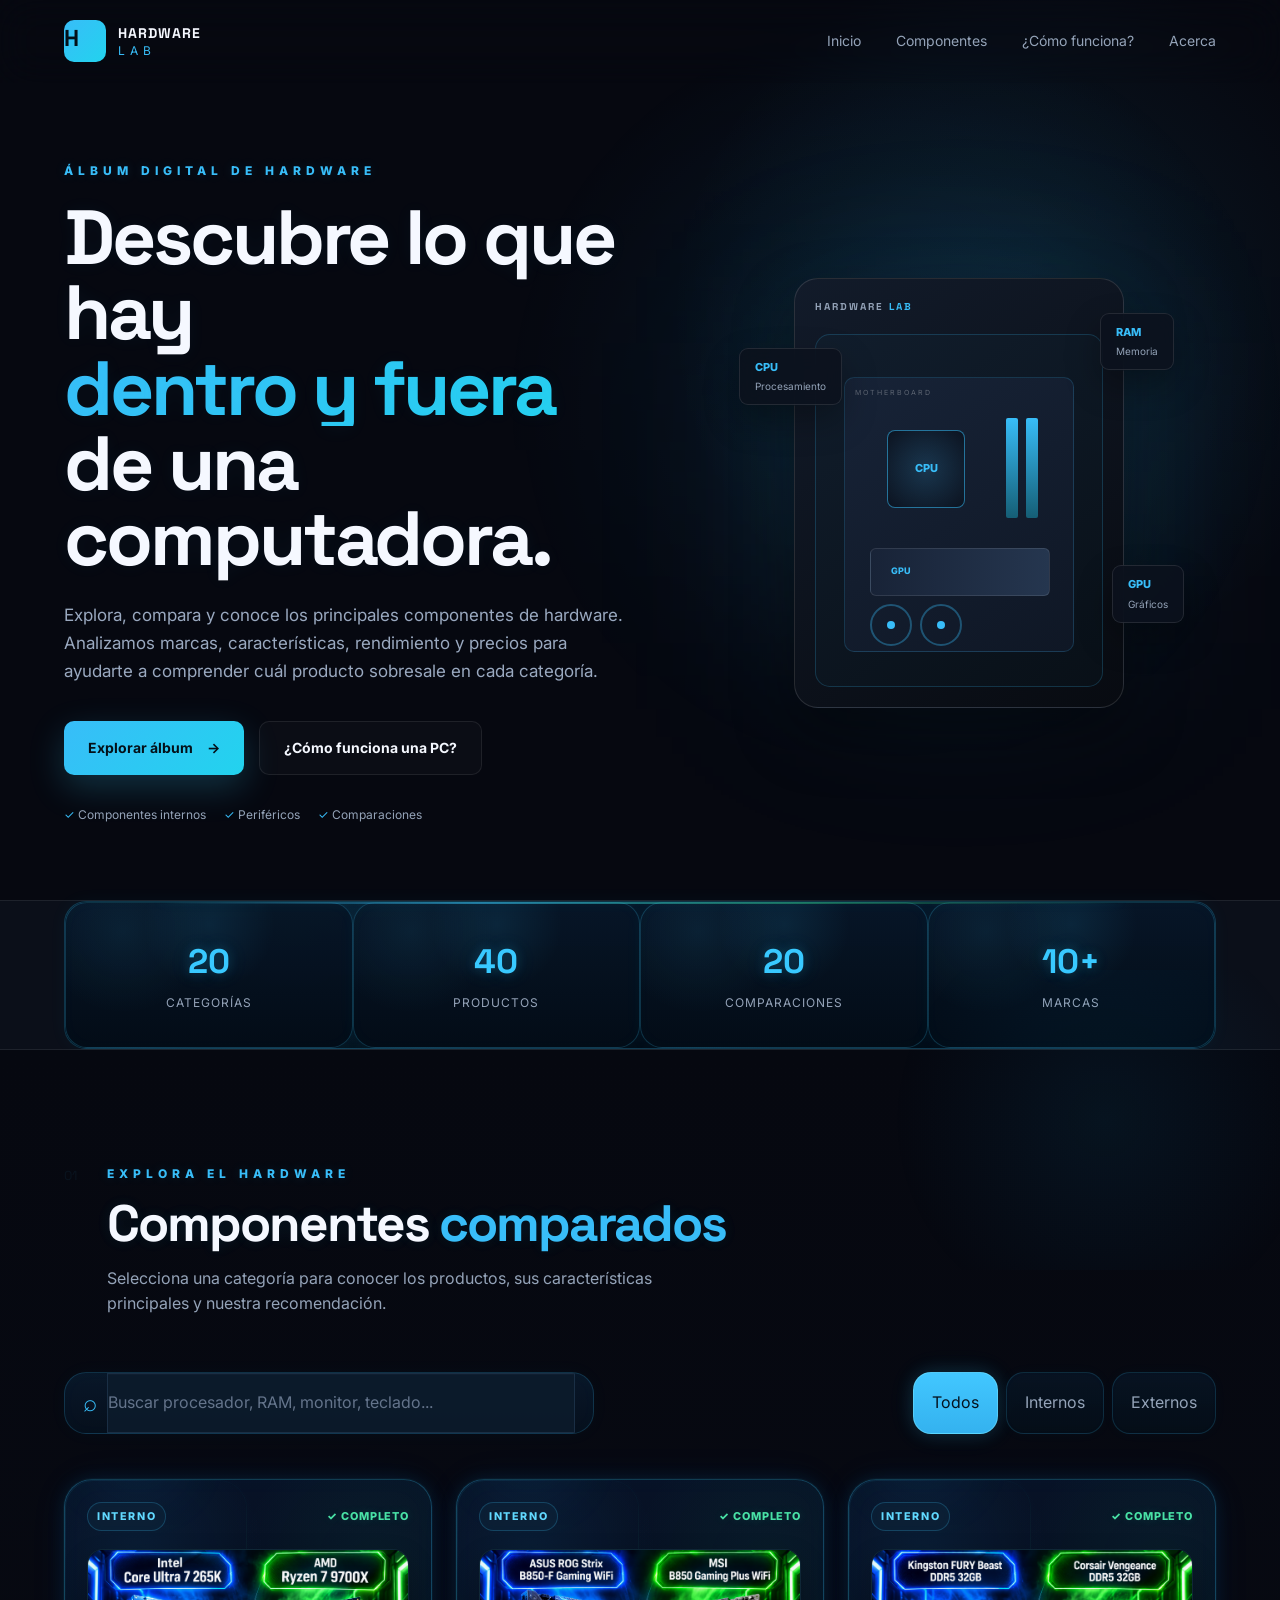
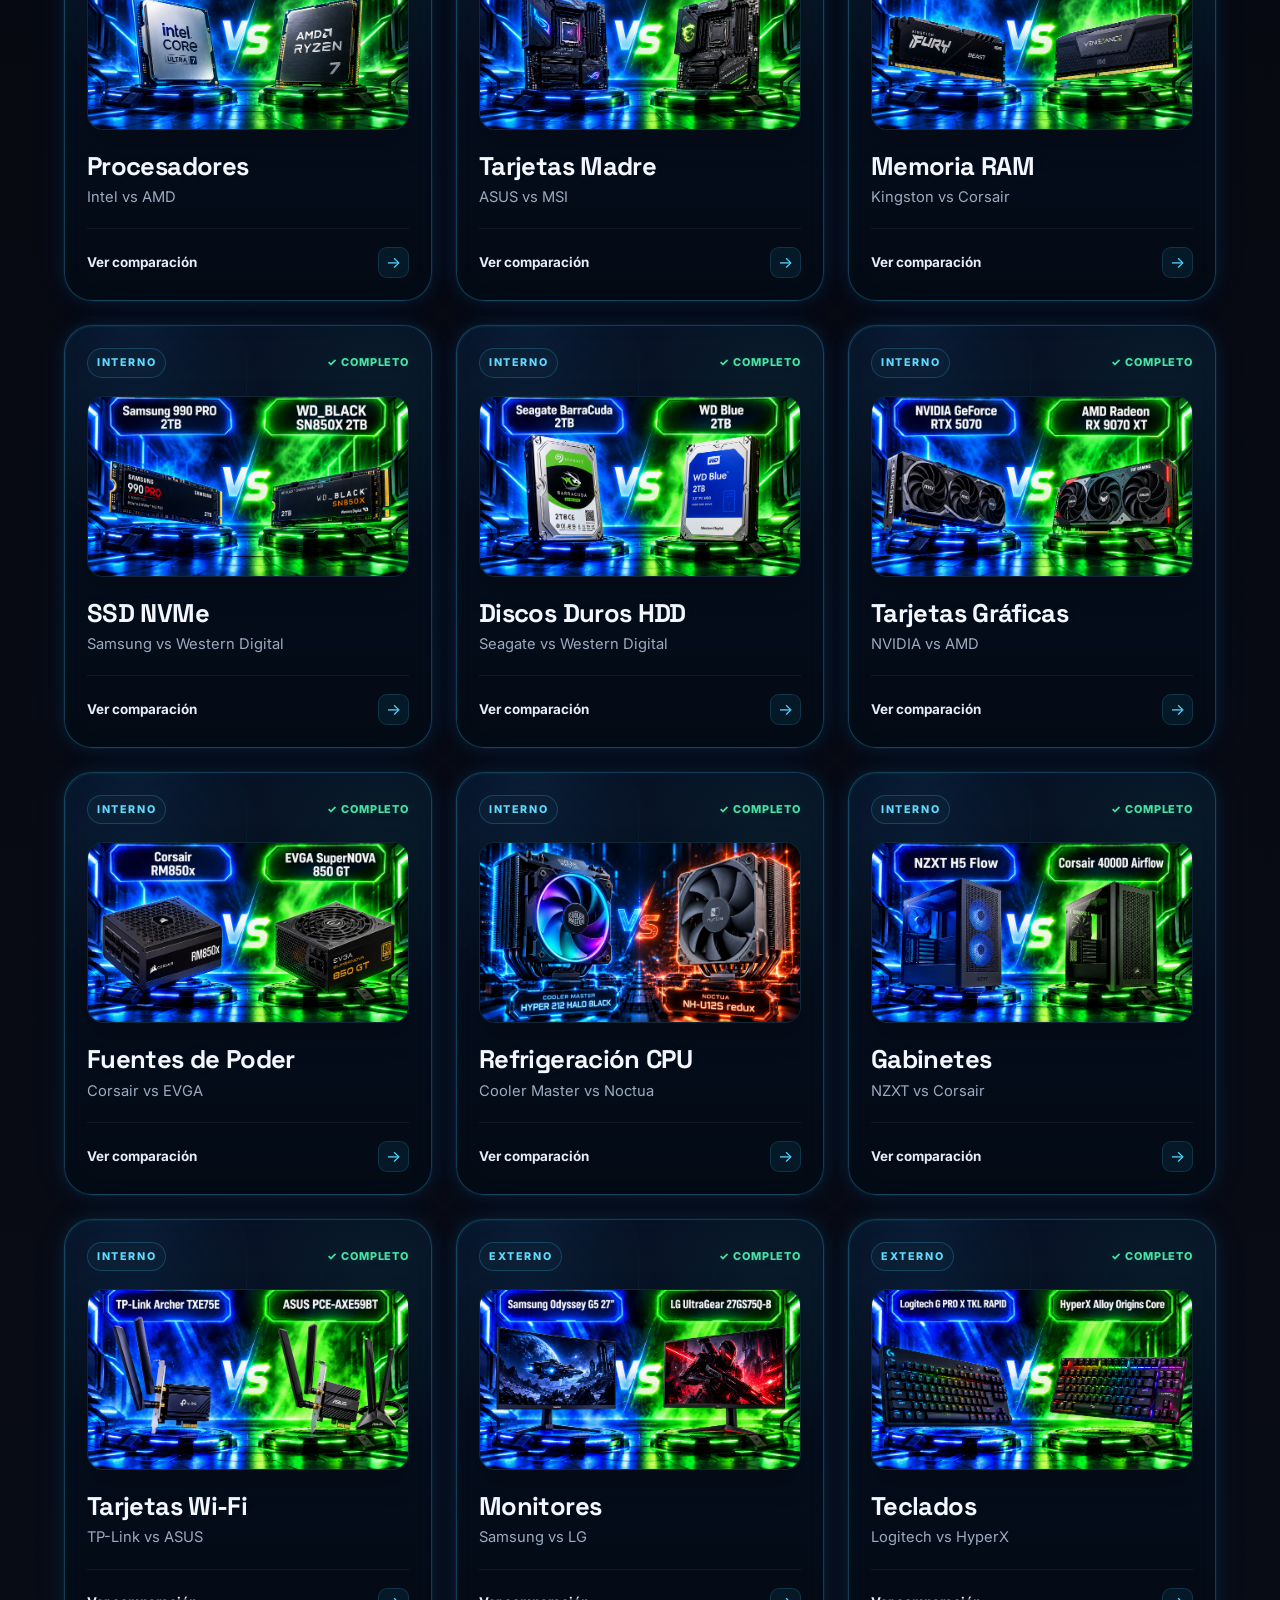
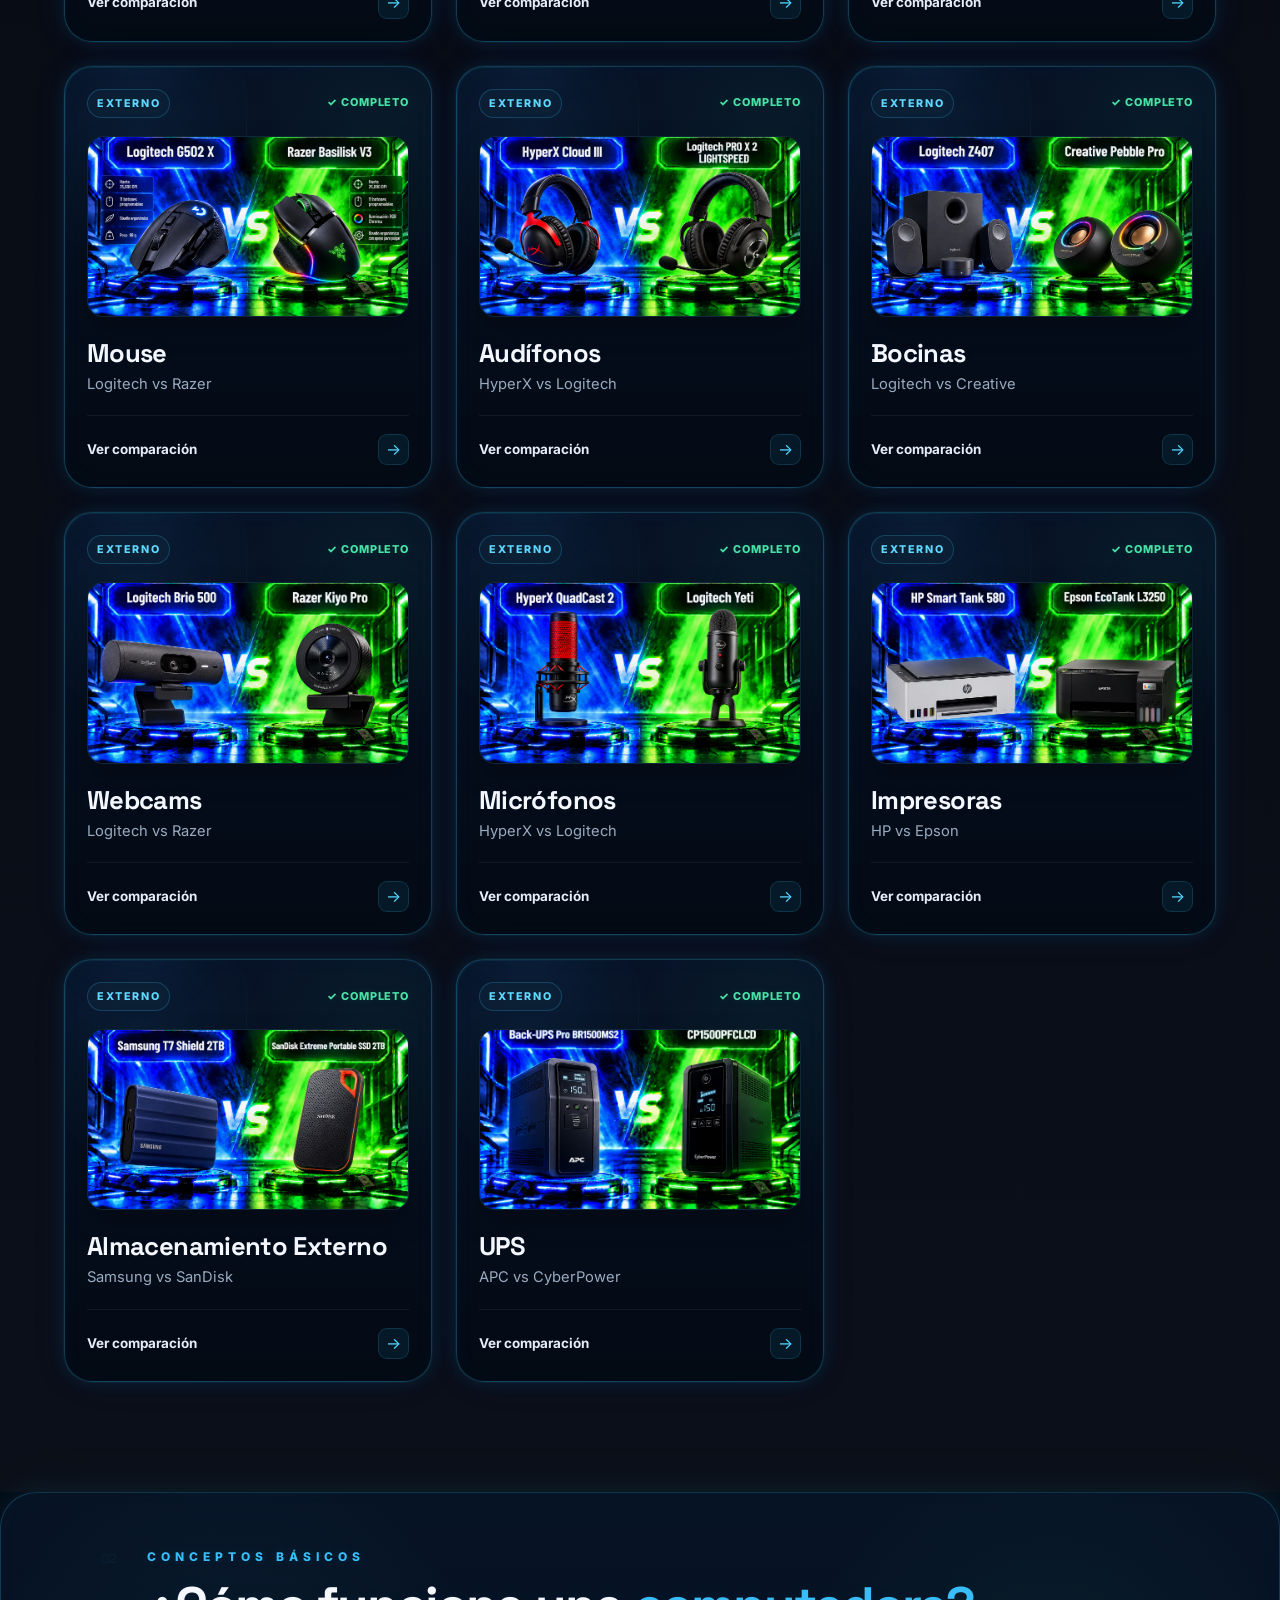
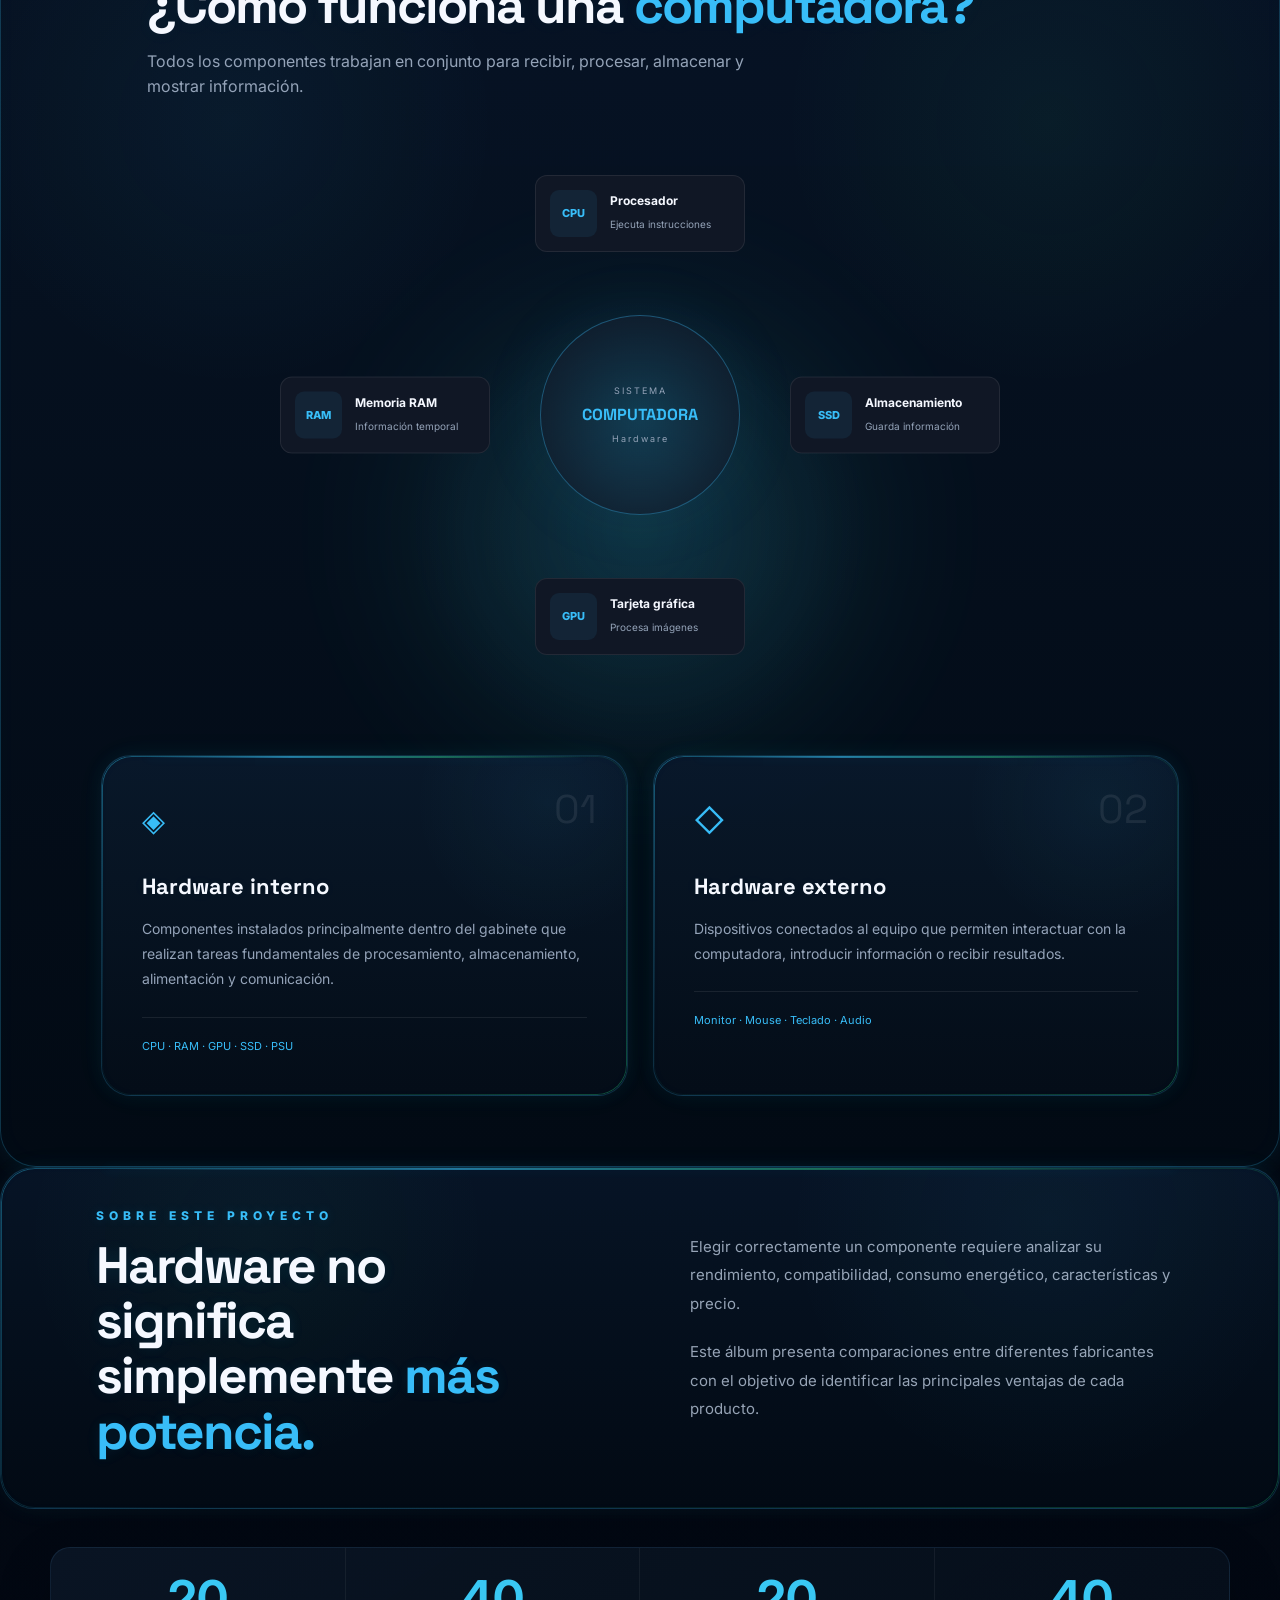
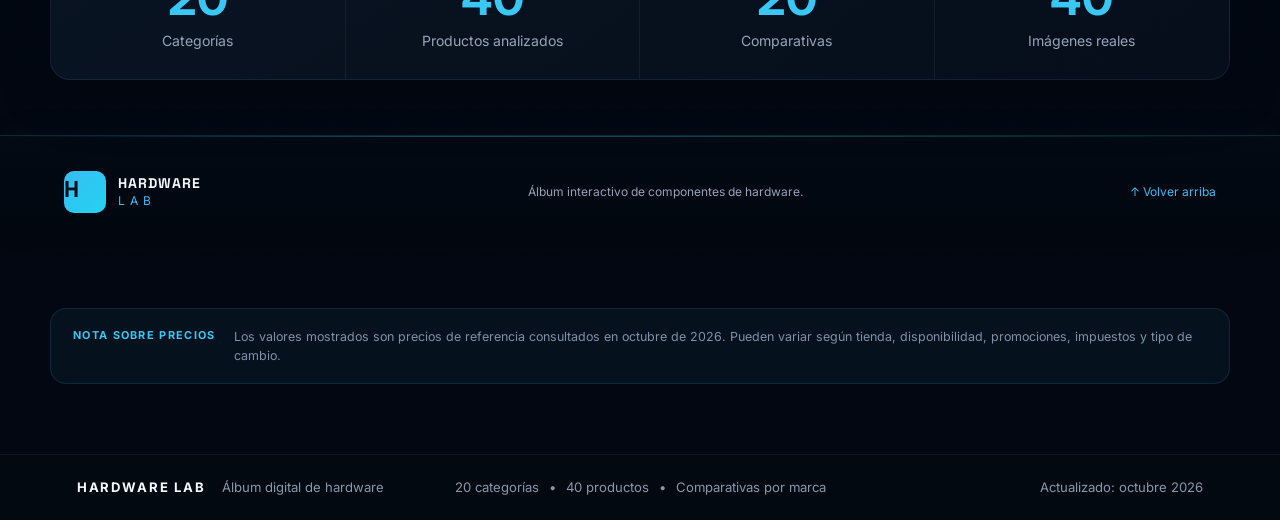
<file: index.html>
<!DOCTYPE html>
<html lang="es">
<head>
    <meta charset="UTF-8">

    <meta
        name="viewport"
        content="width=device-width, initial-scale=1.0"
    >

    <meta
        name="description"
        content="Álbum interactivo de hardware. Comparación de componentes internos y externos, marcas, características y precios."
    >

    <title>Hardware Lab | Álbum Interactivo</title>

    <link rel="preconnect" href="https://fonts.googleapis.com">

    <link rel="preconnect"
          href="https://fonts.gstatic.com"
          crossorigin>

    <link
        href="https://fonts.googleapis.com/css2?family=Inter:wght@400;500;600;700;800&family=Space+Grotesk:wght@500;600;700&display=swap"
        rel="stylesheet"
    >

    <link rel="stylesheet" href="css/styles.css?v=1790920924">
</head>

<body id="inicio">

    <!-- ===================================
         BARRA DE NAVEGACIÓN
    ==================================== -->

    <header class="header" id="inicio">

        <nav class="navbar container">

            <a href="#inicio" class="logo">
                <span class="logo-icon">H</span>

                <div>
                    <strong>HARDWARE</strong>
                    <span>LAB</span>
                </div>
            </a>

            <button
                class="menu-toggle"
                id="menuToggle"
                aria-label="Abrir menú"
            >
                ☰
            </button>

            <ul class="nav-links" id="navLinks">

                <li>
                    <a href="#inicio">Inicio</a>
                </li>

                <li>
                    <a href="#explorar">Componentes</a>
                </li>

                <li>
                    <a href="#como-funciona">¿Cómo funciona?</a>
                </li>

                <li>
                    <a href="#acerca">Acerca</a>
                </li>

            </ul>

        </nav>

    </header>


    <main>

        <!-- ===================================
             HERO / PORTADA
        ==================================== -->

        <section class="hero">

            <div class="hero-decoration hero-decoration-one"></div>
            <div class="hero-decoration hero-decoration-two"></div>

            <div class="container hero-content">

                <div class="hero-text">

                    <div class="eyebrow">
                        ÁLBUM DIGITAL DE HARDWARE
                    </div>

                    <h1>
                        Descubre lo que hay
                        <span>dentro y fuera</span>
                        de una computadora.
                    </h1>

                    <p class="hero-description">
                        Explora, compara y conoce los principales componentes
                        de hardware. Analizamos marcas, características,
                        rendimiento y precios para ayudarte a comprender cuál
                        producto sobresale en cada categoría.
                    </p>

                    <div class="hero-buttons">

                        <a href="#explorar" class="btn btn-primary">
                            Explorar álbum
                            <span>→</span>
                        </a>

                        <a href="#como-funciona" class="btn btn-secondary">
                            ¿Cómo funciona una PC?
                        </a>

                    </div>

                    <div class="hero-tags">

                        <span>✓ Componentes internos</span>

                        <span>✓ Periféricos</span>

                        <span>✓ Comparaciones</span>

                    </div>

                </div>


                <!-- VISUAL DE COMPUTADORA -->

                <div class="hero-visual">

                    <div class="pc-card">

                        <div class="pc-glow"></div>

                        <div class="pc-case">

                            <div class="case-top">
                                HARDWARE
                                <span>LAB</span>
                            </div>

                            <div class="case-window">

                                <div class="component motherboard">

                                    <span class="component-label">
                                        MOTHERBOARD
                                    </span>

                                    <div class="cpu">
                                        CPU
                                    </div>

                                    <div class="ram ram-one"></div>

                                    <div class="ram ram-two"></div>

                                    <div class="gpu">
                                        GPU
                                    </div>

                                    <div class="fan fan-one">
                                        <div></div>
                                    </div>

                                    <div class="fan fan-two">
                                        <div></div>
                                    </div>

                                </div>

                            </div>

                        </div>

                        <div class="floating-chip chip-cpu">
                            <span>CPU</span>
                            Procesamiento
                        </div>

                        <div class="floating-chip chip-gpu">
                            <span>GPU</span>
                            Gráficos
                        </div>

                        <div class="floating-chip chip-ram">
                            <span>RAM</span>
                            Memoria
                        </div>

                    </div>

                </div>

            </div>

        </section>


        <!-- ===================================
             ESTADÍSTICAS
        ==================================== -->

        <section class="stats">

            <div class="container stats-grid">

                <article class="stat">
                    <strong>20</strong>
                    <span>Categorías</span>
                </article>

                <article class="stat">
                    <strong>40</strong>
                    <span>Productos</span>
                </article>

                <article class="stat">
                    <strong>20</strong>
                    <span>Comparaciones</span>
                </article>

                <article class="stat">
                    <strong>10+</strong>
                    <span>Marcas</span>
                </article>

            </div>

        </section>


        <!-- ===================================
             EXPLORADOR DE COMPONENTES
        ==================================== -->

        <section class="components-section section" id="explorar">

            <div class="container">

                <div class="section-heading">

                    <span class="section-number">
                        01
                    </span>

                    <div>

                        <span class="section-label">
                            EXPLORA EL HARDWARE
                        </span>

                        <h2>
                            Componentes
                            <span>comparados</span>
                        </h2>

                        <p>
                            Selecciona una categoría para conocer los productos,
                            sus características principales y nuestra recomendación.
                        </p>

                    </div>

                </div>


                <!-- BUSCADOR -->

                <div class="search-area">

                    <div class="search-box">

                        <span class="search-icon">
                            ⌕
                        </span>

                        <input
                            type="text"
                            id="searchInput"
                            placeholder="Buscar procesador, RAM, monitor, teclado..."
                        >

                    </div>


                    <div class="filters" id="filters">

                        <button
                            class="filter-btn active"
                            data-filter="todos"
                        >
                            Todos
                        </button>

                        <button
                            class="filter-btn"
                            data-filter="interno"
                        >
                            Internos
                        </button>

                        <button
                            class="filter-btn"
                            data-filter="externo"
                        >
                            Externos
                        </button>

                    </div>

                </div>


                <!-- AQUÍ JAVASCRIPT CREARÁ LAS TARJETAS -->

                <div
                    class="components-grid"
                    id="componentsGrid"
                ></div>


                <div
                    class="empty-state hidden"
                    id="emptyState"
                >
                    <span>⌕</span>

                    <h3>No encontramos ese componente</h3>

                    <p>
                        Prueba realizando una búsqueda diferente.
                    </p>
                </div>

            </div>

        </section>


        <!-- ===================================
             CÓMO FUNCIONA UNA COMPUTADORA
        ==================================== -->

        <section
            class="how-section section"
            id="como-funciona"
        >

            <div class="container">

                <div class="section-heading">

                    <span class="section-number">
                        02
                    </span>

                    <div>

                        <span class="section-label">
                            CONCEPTOS BÁSICOS
                        </span>

                        <h2>
                            ¿Cómo funciona una
                            <span>computadora?</span>
                        </h2>

                        <p>
                            Todos los componentes trabajan en conjunto para
                            recibir, procesar, almacenar y mostrar información.
                        </p>

                    </div>

                </div>


                <div class="computer-diagram">

                    <div class="diagram-center">

                        <span>SISTEMA</span>

                        <strong>
                            COMPUTADORA
                        </strong>

                        <small>
                            Hardware
                        </small>

                    </div>


                    <div class="diagram-item item-cpu">

                        <div class="diagram-icon">
                            CPU
                        </div>

                        <div>
                            <strong>Procesador</strong>

                            <span>
                                Ejecuta instrucciones
                            </span>
                        </div>

                    </div>


                    <div class="diagram-item item-ram">

                        <div class="diagram-icon">
                            RAM
                        </div>

                        <div>
                            <strong>Memoria RAM</strong>

                            <span>
                                Información temporal
                            </span>
                        </div>

                    </div>


                    <div class="diagram-item item-storage">

                        <div class="diagram-icon">
                            SSD
                        </div>

                        <div>
                            <strong>Almacenamiento</strong>

                            <span>
                                Guarda información
                            </span>
                        </div>

                    </div>


                    <div class="diagram-item item-gpu">

                        <div class="diagram-icon">
                            GPU
                        </div>

                        <div>
                            <strong>Tarjeta gráfica</strong>

                            <span>
                                Procesa imágenes
                            </span>
                        </div>

                    </div>

                </div>


                <div class="hardware-types">

                    <article class="hardware-type-card">

                        <span class="type-number">
                            01
                        </span>

                        <div class="type-icon">
                            ◈
                        </div>

                        <h3>
                            Hardware interno
                        </h3>

                        <p>
                            Componentes instalados principalmente dentro del
                            gabinete que realizan tareas fundamentales de
                            procesamiento, almacenamiento, alimentación y
                            comunicación.
                        </p>

                        <div class="type-examples">
                            CPU · RAM · GPU · SSD · PSU
                        </div>

                    </article>


                    <article class="hardware-type-card">

                        <span class="type-number">
                            02
                        </span>

                        <div class="type-icon">
                            ◇
                        </div>

                        <h3>
                            Hardware externo
                        </h3>

                        <p>
                            Dispositivos conectados al equipo que permiten
                            interactuar con la computadora, introducir
                            información o recibir resultados.
                        </p>

                        <div class="type-examples">
                            Monitor · Mouse · Teclado · Audio
                        </div>

                    </article>

                </div>

            </div>

        </section>


        <!-- ===================================
             ACERCA DEL PROYECTO
        ==================================== -->

        <section
            class="about-section section"
            id="acerca"
        >

            <div class="container about-grid">

                <div>

                    <span class="section-label">
                        SOBRE ESTE PROYECTO
                    </span>

                    <h2>
                        Hardware no significa simplemente
                        <span>más potencia.</span>
                    </h2>

                </div>

                <div class="about-content">

                    <p>
                        Elegir correctamente un componente requiere analizar
                        su rendimiento, compatibilidad, consumo energético,
                        características y precio.
                    </p>

                    <p>
                        Este álbum presenta comparaciones entre diferentes
                        fabricantes con el objetivo de identificar las
                        principales ventajas de cada producto.
                    </p>

                </div>

            </div>

        </section>

    
<section class="hl-stats">
    <div class="hl-stat">
        <strong>20</strong>
        <span>Categorías</span>
    </div>

    <div class="hl-stat">
        <strong>40</strong>
        <span>Productos analizados</span>
    </div>

    <div class="hl-stat">
        <strong>20</strong>
        <span>Comparativas</span>
    </div>

    <div class="hl-stat">
        <strong>40</strong>
        <span>Imágenes reales</span>
    </div>
</section>

</main>


    <!-- ===================================
         MODAL DE COMPARACIÓN
    ==================================== -->

    <div
        class="modal-overlay"
        id="comparisonModal"
    >

        <div class="modal">

            <button
                class="modal-close"
                id="modalClose"
                aria-label="Cerrar comparación"
            >
                ×
            </button>

            <div id="modalContent"></div>

        </div>

    </div>


    <!-- ===================================
         FOOTER
    ==================================== -->

    <footer class="footer">

        <div class="container footer-content">

            <div class="logo footer-logo">

                <span class="logo-icon">H</span>

                <div>
                    <strong>HARDWARE</strong>
                    <span>LAB</span>
                </div>

            </div>

            <p>
                Álbum interactivo de componentes de hardware.
            </p>

            <a href="#inicio">
                ↑ Volver arriba
            </a>

        </div>

    </footer>


    <script src="js/productos.js?v=1790885202"></script>
    <script src="js/imagenes.js?v=1790885202"></script>
        <script src="js/comparativas-imagenes.js?v=1790916723"></script>
<script src="js/app.js?v=1790920717"></script>
    <script src="js/precios-gtq.js?v=1790891550"></script>


<!-- HARDWARE LAB - INFORMACIÓN ACADÉMICA -->

<div class="hl-price-disclaimer">
    <strong>Nota sobre precios</strong>
    <span>
        Los valores mostrados son precios de referencia consultados
        en octubre de 2026. Pueden variar según tienda,
        disponibilidad, promociones, impuestos y tipo de cambio.
    </span>
</div>

<div class="hl-project-footer">
    <div class="hl-footer-brand">
        <strong>HARDWARE LAB</strong>
        <span>Álbum digital de hardware</span>
    </div>

    <div class="hl-footer-info">
        <span>20 categorías</span>
        <span>•</span>
        <span>40 productos</span>
        <span>•</span>
        <span>Comparativas por marca</span>
    </div>

    <div class="hl-footer-date">
        Actualizado: octubre 2026
    </div>
</div>
</body>
</html>
</file>
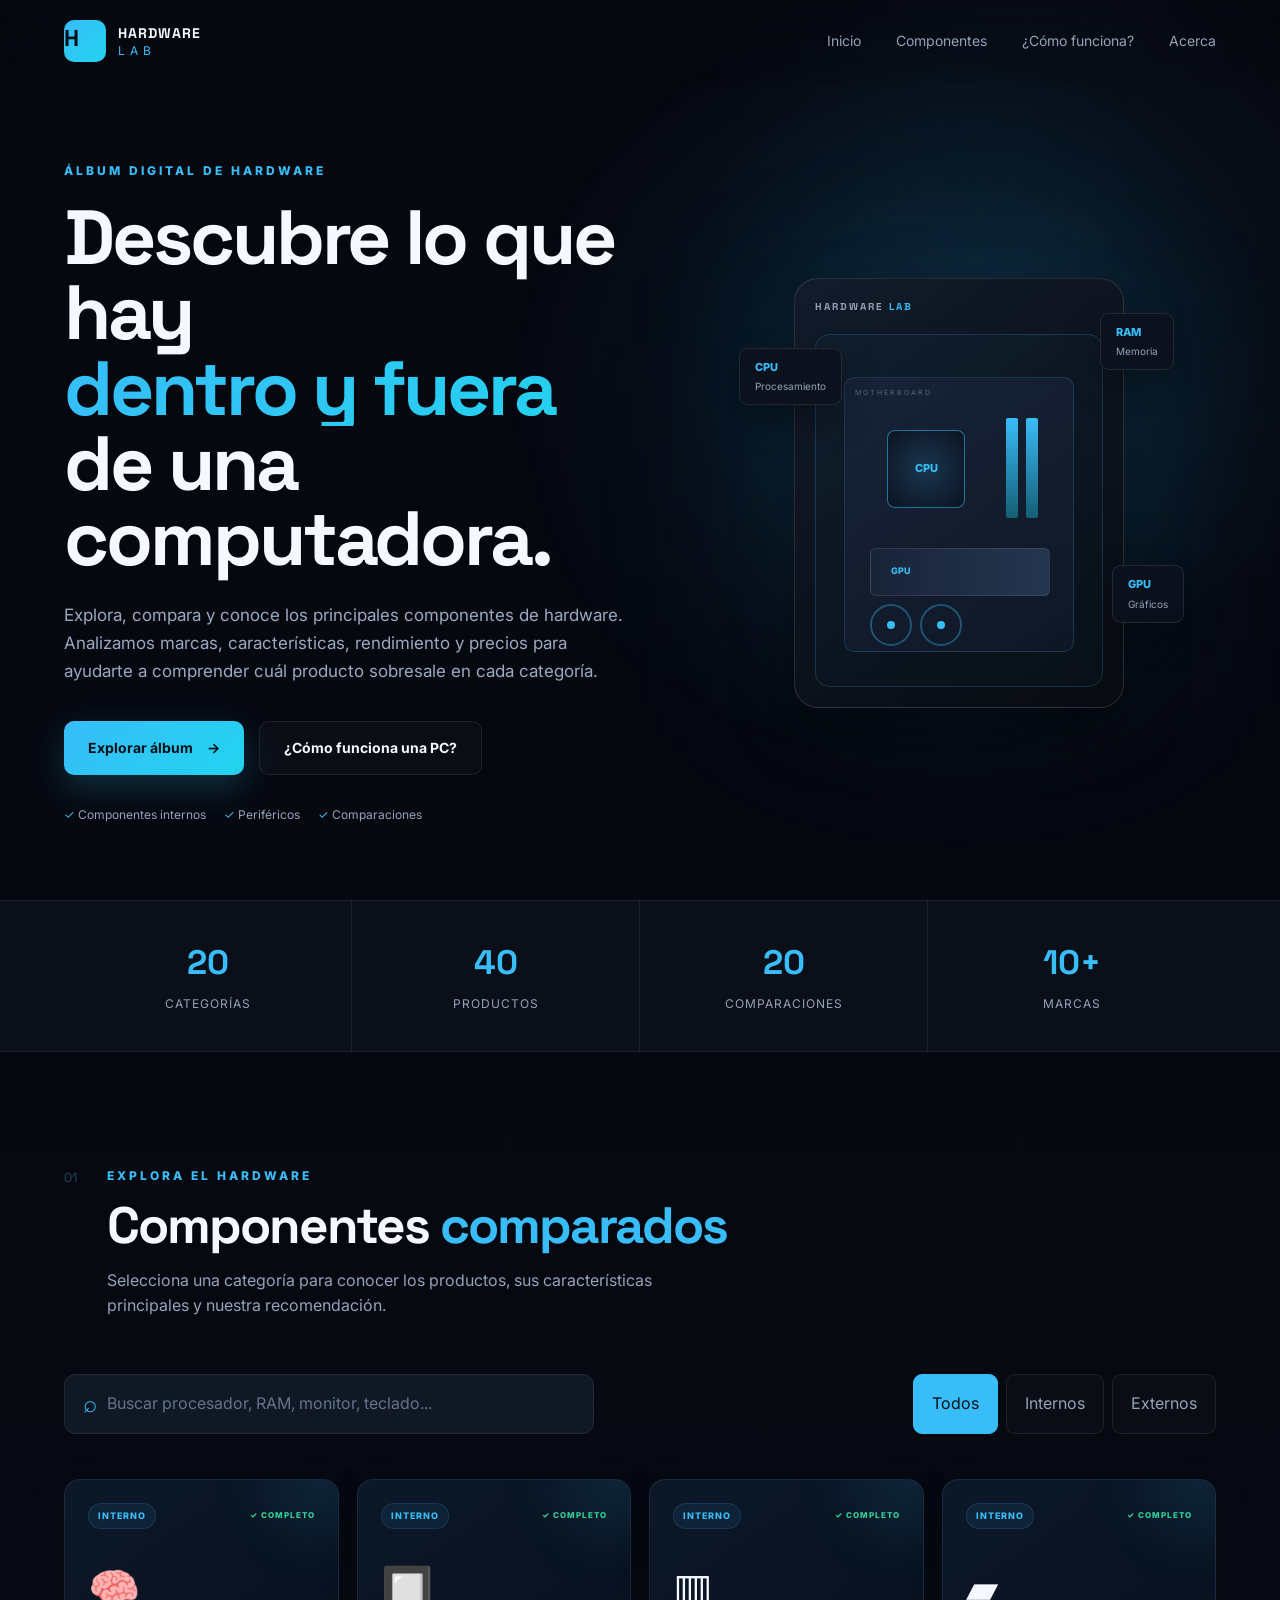
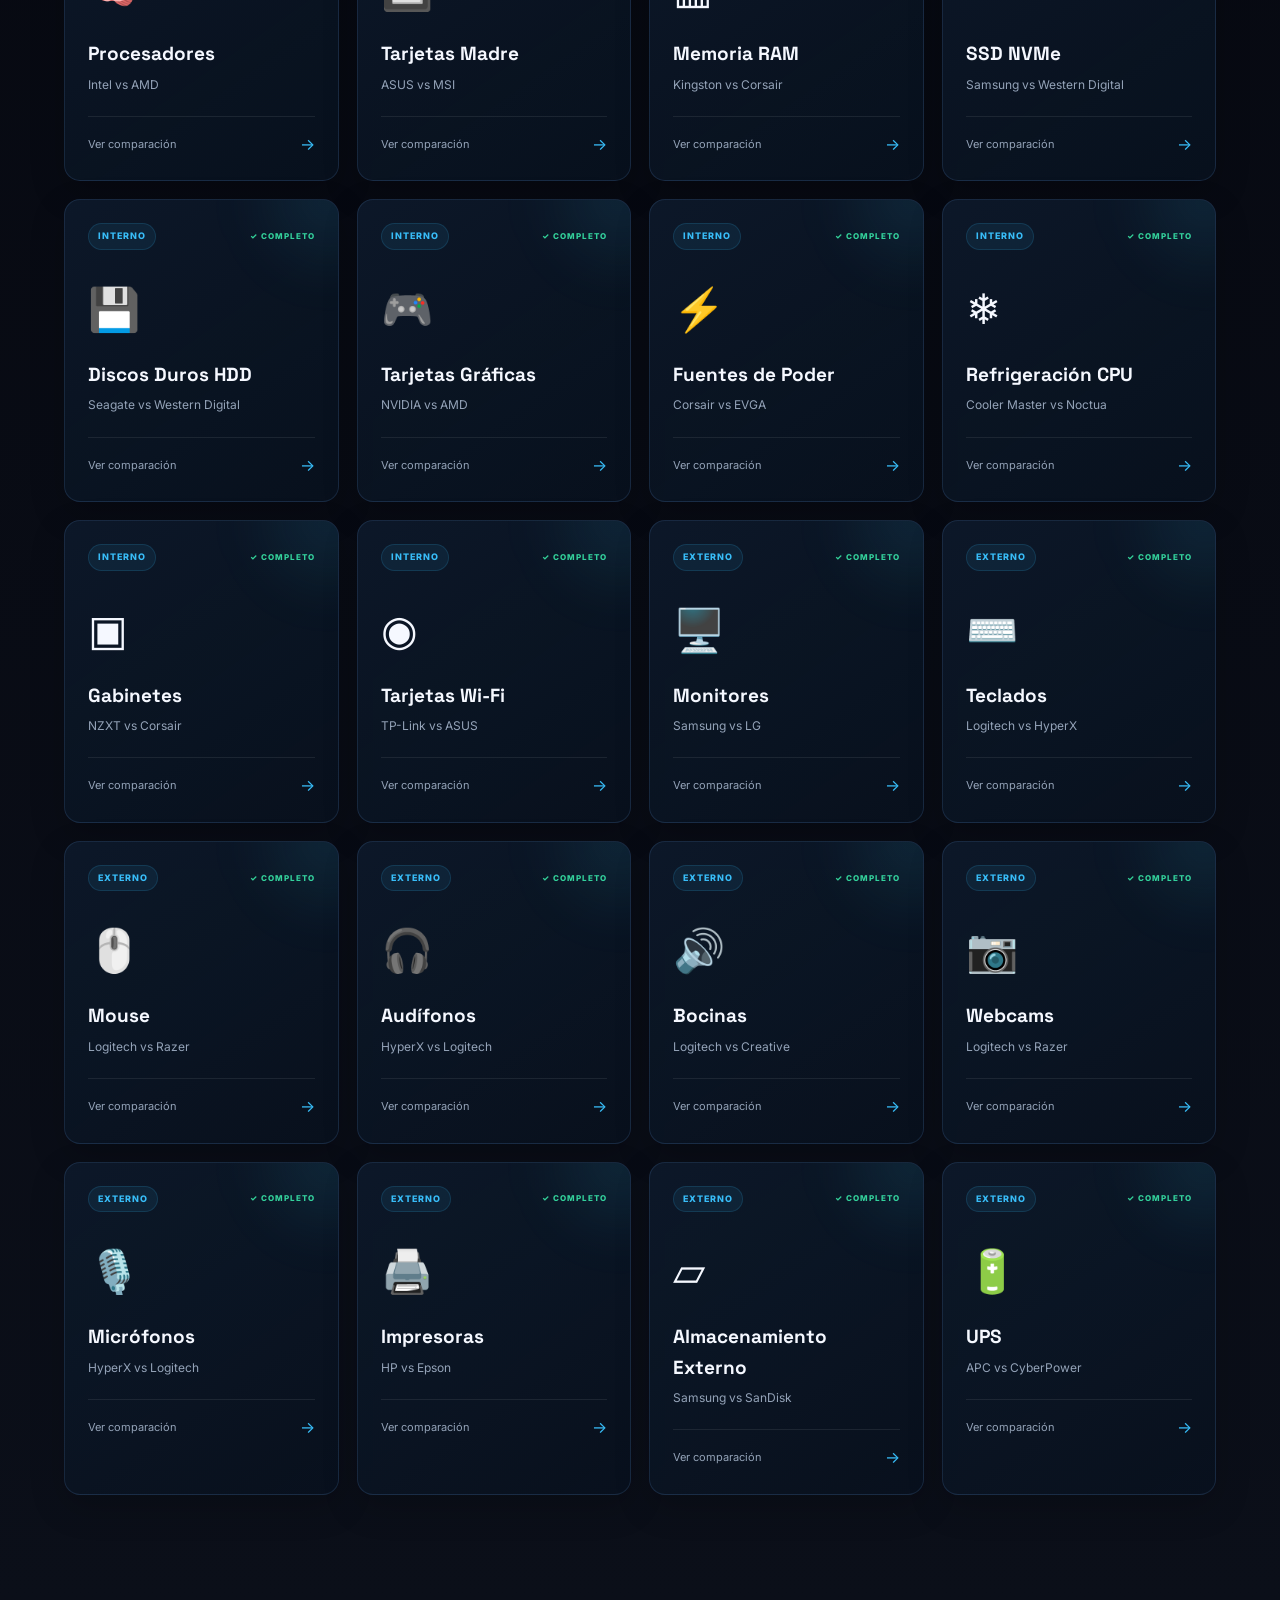
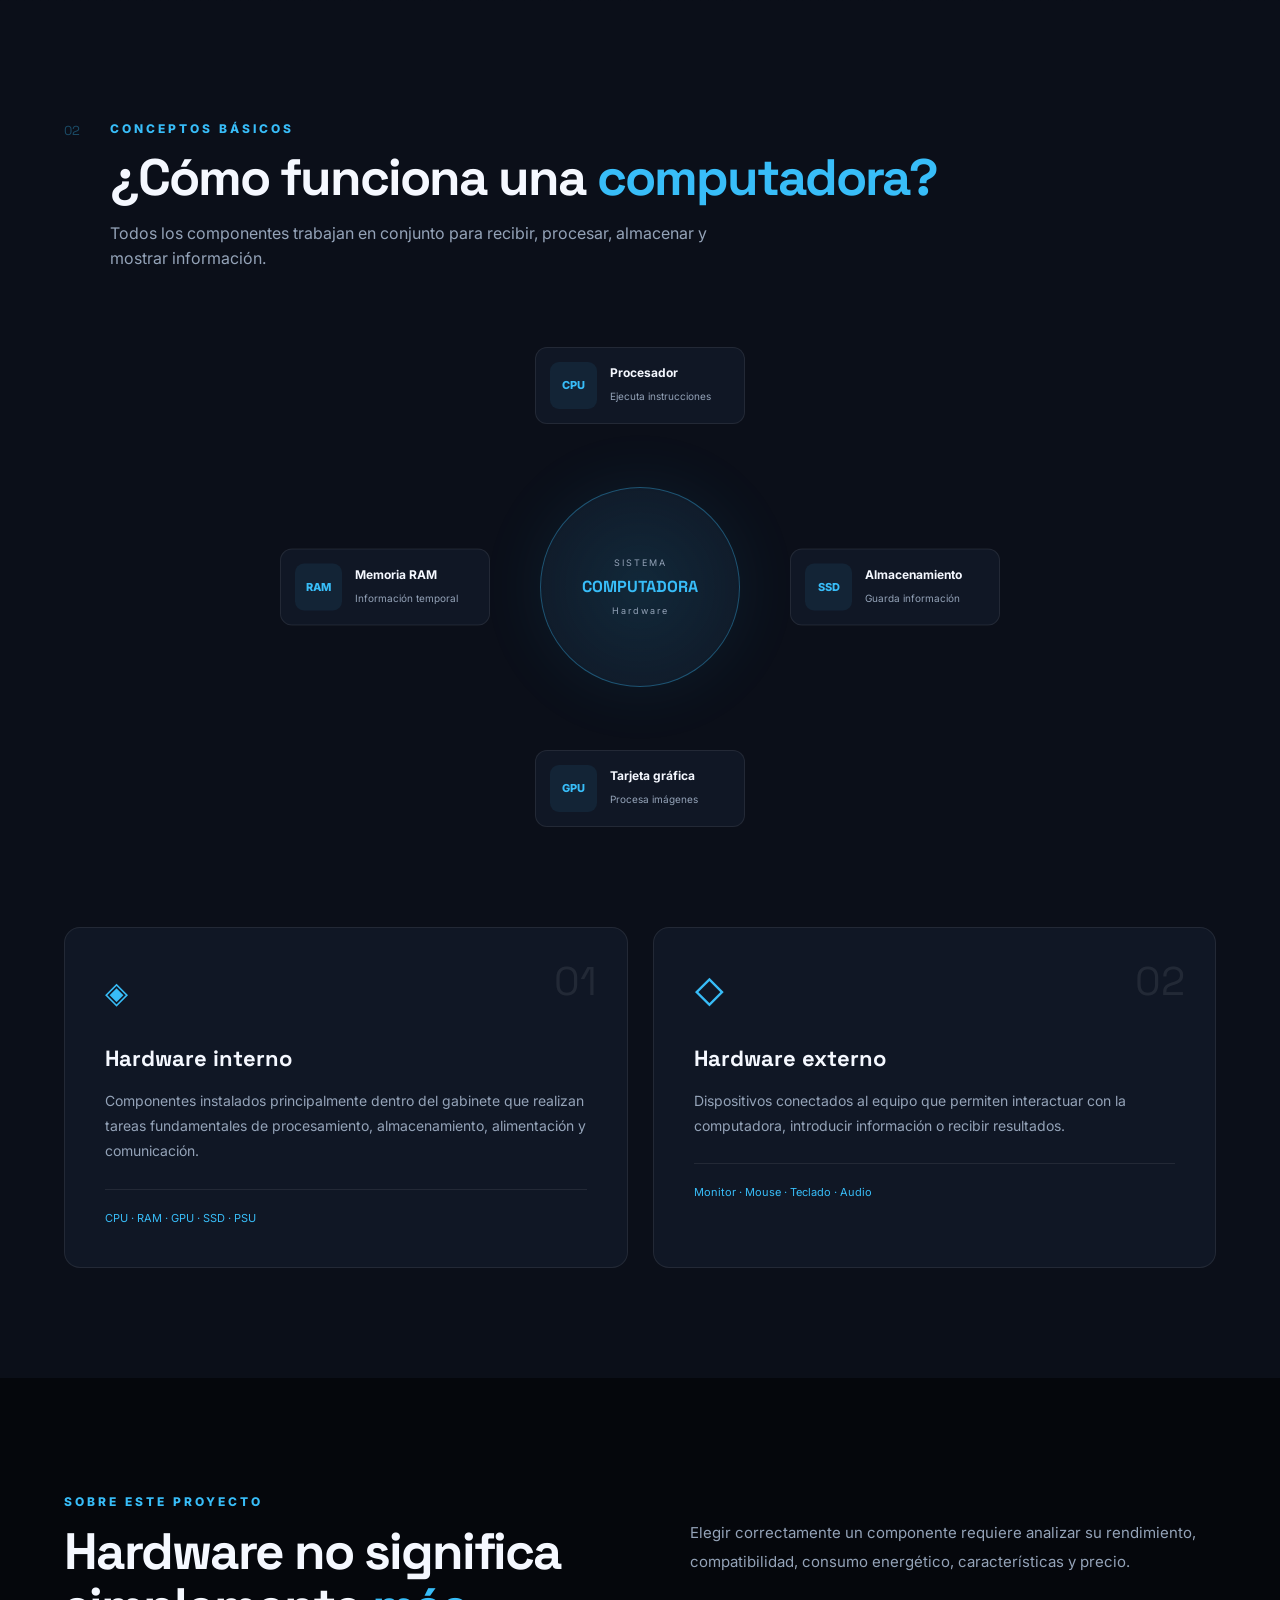
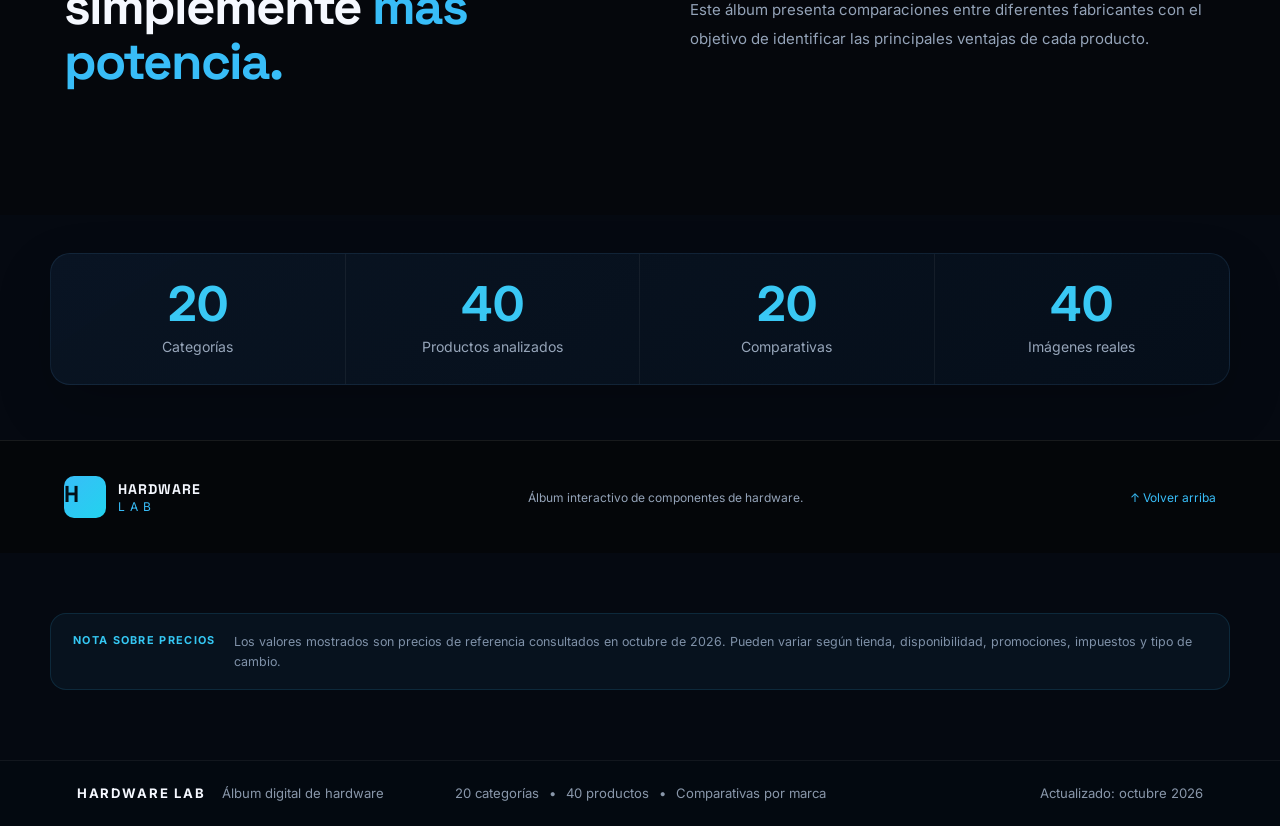
<file: backups/entrega-final-20261001-162807/index.html>
<!DOCTYPE html>
<html lang="es">
<head>
    <meta charset="UTF-8">

    <meta
        name="viewport"
        content="width=device-width, initial-scale=1.0"
    >

    <meta
        name="description"
        content="Álbum interactivo de hardware. Comparación de componentes internos y externos, marcas, características y precios."
    >

    <title>Hardware Lab | Álbum Interactivo</title>

    <link rel="preconnect" href="https://fonts.googleapis.com">

    <link rel="preconnect"
          href="https://fonts.gstatic.com"
          crossorigin>

    <link
        href="https://fonts.googleapis.com/css2?family=Inter:wght@400;500;600;700;800&family=Space+Grotesk:wght@500;600;700&display=swap"
        rel="stylesheet"
    >

    <link rel="stylesheet" href="css/styles.css?v=1790893283">
</head>

<body>

    <!-- ===================================
         BARRA DE NAVEGACIÓN
    ==================================== -->

    <header class="header" id="inicio">

        <nav class="navbar container">

            <a href="#inicio" class="logo">
                <span class="logo-icon">H</span>

                <div>
                    <strong>HARDWARE</strong>
                    <span>LAB</span>
                </div>
            </a>

            <button
                class="menu-toggle"
                id="menuToggle"
                aria-label="Abrir menú"
            >
                ☰
            </button>

            <ul class="nav-links" id="navLinks">

                <li>
                    <a href="#inicio">Inicio</a>
                </li>

                <li>
                    <a href="#explorar">Componentes</a>
                </li>

                <li>
                    <a href="#como-funciona">¿Cómo funciona?</a>
                </li>

                <li>
                    <a href="#acerca">Acerca</a>
                </li>

            </ul>

        </nav>

    </header>


    <main>

        <!-- ===================================
             HERO / PORTADA
        ==================================== -->

        <section class="hero">

            <div class="hero-decoration hero-decoration-one"></div>
            <div class="hero-decoration hero-decoration-two"></div>

            <div class="container hero-content">

                <div class="hero-text">

                    <div class="eyebrow">
                        ÁLBUM DIGITAL DE HARDWARE
                    </div>

                    <h1>
                        Descubre lo que hay
                        <span>dentro y fuera</span>
                        de una computadora.
                    </h1>

                    <p class="hero-description">
                        Explora, compara y conoce los principales componentes
                        de hardware. Analizamos marcas, características,
                        rendimiento y precios para ayudarte a comprender cuál
                        producto sobresale en cada categoría.
                    </p>

                    <div class="hero-buttons">

                        <a href="#explorar" class="btn btn-primary">
                            Explorar álbum
                            <span>→</span>
                        </a>

                        <a href="#como-funciona" class="btn btn-secondary">
                            ¿Cómo funciona una PC?
                        </a>

                    </div>

                    <div class="hero-tags">

                        <span>✓ Componentes internos</span>

                        <span>✓ Periféricos</span>

                        <span>✓ Comparaciones</span>

                    </div>

                </div>


                <!-- VISUAL DE COMPUTADORA -->

                <div class="hero-visual">

                    <div class="pc-card">

                        <div class="pc-glow"></div>

                        <div class="pc-case">

                            <div class="case-top">
                                HARDWARE
                                <span>LAB</span>
                            </div>

                            <div class="case-window">

                                <div class="component motherboard">

                                    <span class="component-label">
                                        MOTHERBOARD
                                    </span>

                                    <div class="cpu">
                                        CPU
                                    </div>

                                    <div class="ram ram-one"></div>

                                    <div class="ram ram-two"></div>

                                    <div class="gpu">
                                        GPU
                                    </div>

                                    <div class="fan fan-one">
                                        <div></div>
                                    </div>

                                    <div class="fan fan-two">
                                        <div></div>
                                    </div>

                                </div>

                            </div>

                        </div>

                        <div class="floating-chip chip-cpu">
                            <span>CPU</span>
                            Procesamiento
                        </div>

                        <div class="floating-chip chip-gpu">
                            <span>GPU</span>
                            Gráficos
                        </div>

                        <div class="floating-chip chip-ram">
                            <span>RAM</span>
                            Memoria
                        </div>

                    </div>

                </div>

            </div>

        </section>


        <!-- ===================================
             ESTADÍSTICAS
        ==================================== -->

        <section class="stats">

            <div class="container stats-grid">

                <article class="stat">
                    <strong>20</strong>
                    <span>Categorías</span>
                </article>

                <article class="stat">
                    <strong>40</strong>
                    <span>Productos</span>
                </article>

                <article class="stat">
                    <strong>20</strong>
                    <span>Comparaciones</span>
                </article>

                <article class="stat">
                    <strong>10+</strong>
                    <span>Marcas</span>
                </article>

            </div>

        </section>


        <!-- ===================================
             EXPLORADOR DE COMPONENTES
        ==================================== -->

        <section class="components-section section" id="explorar">

            <div class="container">

                <div class="section-heading">

                    <span class="section-number">
                        01
                    </span>

                    <div>

                        <span class="section-label">
                            EXPLORA EL HARDWARE
                        </span>

                        <h2>
                            Componentes
                            <span>comparados</span>
                        </h2>

                        <p>
                            Selecciona una categoría para conocer los productos,
                            sus características principales y nuestra recomendación.
                        </p>

                    </div>

                </div>


                <!-- BUSCADOR -->

                <div class="search-area">

                    <div class="search-box">

                        <span class="search-icon">
                            ⌕
                        </span>

                        <input
                            type="text"
                            id="searchInput"
                            placeholder="Buscar procesador, RAM, monitor, teclado..."
                        >

                    </div>


                    <div class="filters" id="filters">

                        <button
                            class="filter-btn active"
                            data-filter="todos"
                        >
                            Todos
                        </button>

                        <button
                            class="filter-btn"
                            data-filter="interno"
                        >
                            Internos
                        </button>

                        <button
                            class="filter-btn"
                            data-filter="externo"
                        >
                            Externos
                        </button>

                    </div>

                </div>


                <!-- AQUÍ JAVASCRIPT CREARÁ LAS TARJETAS -->

                <div
                    class="components-grid"
                    id="componentsGrid"
                ></div>


                <div
                    class="empty-state hidden"
                    id="emptyState"
                >
                    <span>⌕</span>

                    <h3>No encontramos ese componente</h3>

                    <p>
                        Prueba realizando una búsqueda diferente.
                    </p>
                </div>

            </div>

        </section>


        <!-- ===================================
             CÓMO FUNCIONA UNA COMPUTADORA
        ==================================== -->

        <section
            class="how-section section"
            id="como-funciona"
        >

            <div class="container">

                <div class="section-heading">

                    <span class="section-number">
                        02
                    </span>

                    <div>

                        <span class="section-label">
                            CONCEPTOS BÁSICOS
                        </span>

                        <h2>
                            ¿Cómo funciona una
                            <span>computadora?</span>
                        </h2>

                        <p>
                            Todos los componentes trabajan en conjunto para
                            recibir, procesar, almacenar y mostrar información.
                        </p>

                    </div>

                </div>


                <div class="computer-diagram">

                    <div class="diagram-center">

                        <span>SISTEMA</span>

                        <strong>
                            COMPUTADORA
                        </strong>

                        <small>
                            Hardware
                        </small>

                    </div>


                    <div class="diagram-item item-cpu">

                        <div class="diagram-icon">
                            CPU
                        </div>

                        <div>
                            <strong>Procesador</strong>

                            <span>
                                Ejecuta instrucciones
                            </span>
                        </div>

                    </div>


                    <div class="diagram-item item-ram">

                        <div class="diagram-icon">
                            RAM
                        </div>

                        <div>
                            <strong>Memoria RAM</strong>

                            <span>
                                Información temporal
                            </span>
                        </div>

                    </div>


                    <div class="diagram-item item-storage">

                        <div class="diagram-icon">
                            SSD
                        </div>

                        <div>
                            <strong>Almacenamiento</strong>

                            <span>
                                Guarda información
                            </span>
                        </div>

                    </div>


                    <div class="diagram-item item-gpu">

                        <div class="diagram-icon">
                            GPU
                        </div>

                        <div>
                            <strong>Tarjeta gráfica</strong>

                            <span>
                                Procesa imágenes
                            </span>
                        </div>

                    </div>

                </div>


                <div class="hardware-types">

                    <article class="hardware-type-card">

                        <span class="type-number">
                            01
                        </span>

                        <div class="type-icon">
                            ◈
                        </div>

                        <h3>
                            Hardware interno
                        </h3>

                        <p>
                            Componentes instalados principalmente dentro del
                            gabinete que realizan tareas fundamentales de
                            procesamiento, almacenamiento, alimentación y
                            comunicación.
                        </p>

                        <div class="type-examples">
                            CPU · RAM · GPU · SSD · PSU
                        </div>

                    </article>


                    <article class="hardware-type-card">

                        <span class="type-number">
                            02
                        </span>

                        <div class="type-icon">
                            ◇
                        </div>

                        <h3>
                            Hardware externo
                        </h3>

                        <p>
                            Dispositivos conectados al equipo que permiten
                            interactuar con la computadora, introducir
                            información o recibir resultados.
                        </p>

                        <div class="type-examples">
                            Monitor · Mouse · Teclado · Audio
                        </div>

                    </article>

                </div>

            </div>

        </section>


        <!-- ===================================
             ACERCA DEL PROYECTO
        ==================================== -->

        <section
            class="about-section section"
            id="acerca"
        >

            <div class="container about-grid">

                <div>

                    <span class="section-label">
                        SOBRE ESTE PROYECTO
                    </span>

                    <h2>
                        Hardware no significa simplemente
                        <span>más potencia.</span>
                    </h2>

                </div>

                <div class="about-content">

                    <p>
                        Elegir correctamente un componente requiere analizar
                        su rendimiento, compatibilidad, consumo energético,
                        características y precio.
                    </p>

                    <p>
                        Este álbum presenta comparaciones entre diferentes
                        fabricantes con el objetivo de identificar las
                        principales ventajas de cada producto.
                    </p>

                </div>

            </div>

        </section>

    
<section class="hl-stats">
    <div class="hl-stat">
        <strong>20</strong>
        <span>Categorías</span>
    </div>

    <div class="hl-stat">
        <strong>40</strong>
        <span>Productos analizados</span>
    </div>

    <div class="hl-stat">
        <strong>20</strong>
        <span>Comparativas</span>
    </div>

    <div class="hl-stat">
        <strong>40</strong>
        <span>Imágenes reales</span>
    </div>
</section>

</main>


    <!-- ===================================
         MODAL DE COMPARACIÓN
    ==================================== -->

    <div
        class="modal-overlay"
        id="comparisonModal"
    >

        <div class="modal">

            <button
                class="modal-close"
                id="modalClose"
                aria-label="Cerrar comparación"
            >
                ×
            </button>

            <div id="modalContent"></div>

        </div>

    </div>


    <!-- ===================================
         FOOTER
    ==================================== -->

    <footer class="footer">

        <div class="container footer-content">

            <div class="logo footer-logo">

                <span class="logo-icon">H</span>

                <div>
                    <strong>HARDWARE</strong>
                    <span>LAB</span>
                </div>

            </div>

            <p>
                Álbum interactivo de componentes de hardware.
            </p>

            <a href="#inicio">
                ↑ Volver arriba
            </a>

        </div>

    </footer>


    <script src="js/productos.js?v=1790885202"></script>
    <script src="js/imagenes.js?v=1790885202"></script>
    <script src="js/app.js?v=1790885202"></script>
    <script src="js/precios-gtq.js?v=1790891550"></script>


<!-- HARDWARE LAB - INFORMACIÓN ACADÉMICA -->

<div class="hl-price-disclaimer">
    <strong>Nota sobre precios</strong>
    <span>
        Los valores mostrados son precios de referencia consultados
        en octubre de 2026. Pueden variar según tienda,
        disponibilidad, promociones, impuestos y tipo de cambio.
    </span>
</div>

<div class="hl-project-footer">
    <div class="hl-footer-brand">
        <strong>HARDWARE LAB</strong>
        <span>Álbum digital de hardware</span>
    </div>

    <div class="hl-footer-info">
        <span>20 categorías</span>
        <span>•</span>
        <span>40 productos</span>
        <span>•</span>
        <span>Comparativas por marca</span>
    </div>

    <div class="hl-footer-date">
        Actualizado: octubre 2026
    </div>
</div>

</body>
</html>
</file>
<file: css/styles.css>
/* ===================================
   VARIABLES
=================================== */

:root {
    --bg: #060810;
    --bg-secondary: #0b0f19;
    --card: #101725;
    --card-light: #151e2f;

    --text: #f8fafc;
    --text-secondary: #94a3b8;

    --blue: #38bdf8;
    --blue-dark: #0284c7;
    --cyan: #22d3ee;

    --border: rgba(255, 255, 255, 0.08);

    --gradient:
        linear-gradient(
            135deg,
            #38bdf8,
            #22d3ee
        );

    --shadow:
        0 25px 60px
        rgba(0, 0, 0, 0.35);
}


/* ===================================
   RESET
=================================== */

* {
    margin: 0;
    padding: 0;
    box-sizing: border-box;
}

html {
    scroll-behavior: smooth;
}

body {
    font-family: "Inter", sans-serif;
    background: var(--bg);
    color: var(--text);
    line-height: 1.6;
    overflow-x: hidden;
}

a {
    text-decoration: none;
    color: inherit;
}

button,
input {
    font: inherit;
}

button {
    cursor: pointer;
}

.container {
    width: min(1180px, 90%);
    margin: auto;
}

.section {
    padding: 110px 0;
}


/* ===================================
   HEADER
=================================== */

.header {
    position: fixed;
    width: 100%;
    top: 0;
    left: 0;
    z-index: 1000;

    border-bottom: 1px solid transparent;

    transition: 0.3s;
}

.header.scrolled {
    background: rgba(6, 8, 16, 0.88);
    backdrop-filter: blur(18px);
    border-color: var(--border);
}

.navbar {
    height: 82px;

    display: flex;
    align-items: center;
    justify-content: space-between;
}

.logo {
    display: flex;
    align-items: center;
    gap: 12px;
}

.logo-icon {
    width: 42px;
    height: 42px;

    background: var(--gradient);
    color: #031018;

    display: grid;
    place-items: center;

    border-radius: 10px;

    font-family: "Space Grotesk", sans-serif;
    font-weight: 800;
    font-size: 23px;
}

.logo div {
    line-height: 1;
}

.logo strong,
.logo span {
    display: block;
}

.logo strong {
    font-family: "Space Grotesk", sans-serif;
    letter-spacing: 1px;
    font-size: 14px;
}

.logo div span {
    color: var(--blue);
    font-size: 12px;
    letter-spacing: 5px;
    margin-top: 5px;
}

.nav-links {
    display: flex;
    gap: 35px;
    list-style: none;
}

.nav-links a {
    color: var(--text-secondary);
    font-size: 14px;
    transition: 0.25s;
}

.nav-links a:hover {
    color: var(--blue);
}

.menu-toggle {
    display: none;
    border: none;
    background: none;
    color: white;
    font-size: 25px;
}


/* ===================================
   HERO
=================================== */

.hero {
    min-height: 100vh;
    position: relative;

    display: flex;
    align-items: center;

    padding-top: 85px;

    overflow: hidden;

    background:
        radial-gradient(
            circle at 80% 35%,
            rgba(56, 189, 248, 0.10),
            transparent 30%
        ),
        var(--bg);
}

.hero::before {
    content: "";

    position: absolute;
    inset: 0;

    background-image:
        linear-gradient(
            rgba(255,255,255,.018) 1px,
            transparent 1px
        ),
        linear-gradient(
            90deg,
            rgba(255,255,255,.018) 1px,
            transparent 1px
        );

    background-size: 55px 55px;

    mask-image:
        linear-gradient(
            to bottom,
            black,
            transparent
        );
}

.hero-content {
    display: grid;
    grid-template-columns: 1.05fr .95fr;
    align-items: center;
    gap: 70px;

    position: relative;
    z-index: 2;
}

.eyebrow,
.section-label {
    color: var(--blue);

    font-size: 12px;
    font-weight: 800;

    letter-spacing: 3px;
}

.hero h1 {
    font-family: "Space Grotesk", sans-serif;

    font-size: clamp(
        50px,
        6vw,
        82px
    );

    line-height: 0.98;

    letter-spacing: -4px;

    margin: 20px 0 25px;
}

.hero h1 span {
    display: block;

    background: var(--gradient);

    -webkit-background-clip: text;
    -webkit-text-fill-color: transparent;
}

.hero-description {
    color: var(--text-secondary);

    max-width: 620px;

    font-size: 17px;
    line-height: 1.8;
}

.hero-buttons {
    display: flex;
    gap: 15px;
    flex-wrap: wrap;

    margin-top: 35px;
}

.btn {
    display: inline-flex;
    align-items: center;
    gap: 14px;

    padding: 15px 24px;

    border-radius: 10px;

    font-size: 14px;
    font-weight: 700;

    transition: .3s;
}

.btn-primary {
    background: var(--gradient);
    color: #041018;
}

.btn-primary:hover {
    transform: translateY(-3px);

    box-shadow:
        0 15px 35px
        rgba(56,189,248,.18);
}

.btn-secondary {
    border: 1px solid var(--border);

    background:
        rgba(255,255,255,.025);
}

.btn-secondary:hover {
    border-color: var(--blue);
}

.hero-tags {
    display: flex;
    flex-wrap: wrap;
    gap: 18px;

    margin-top: 30px;

    color: var(--text-secondary);
    font-size: 12px;
}

.hero-tags span::first-letter {
    color: var(--blue);
}


/* ===================================
   PC ILUSTRADA
=================================== */

.hero-visual {
    display: flex;
    justify-content: center;
}

.pc-card {
    position: relative;

    width: 430px;
    height: 500px;
}

.pc-case {
    width: 330px;
    height: 430px;

    position: absolute;

    left: 50%;
    top: 50%;

    transform:
        translate(-50%, -50%);

    background:
        linear-gradient(
            145deg,
            #121b2a,
            #080b11
        );

    border:
        1px solid
        rgba(255,255,255,.12);

    border-radius: 24px;

    padding: 20px;

    box-shadow: var(--shadow);
}

.case-top {
    height: 35px;

    font-family:
        "Space Grotesk",
        sans-serif;

    font-size: 10px;
    font-weight: 700;

    letter-spacing: 2px;

    color: var(--text-secondary);
}

.case-top span {
    color: var(--blue);
}

.case-window {
    height: calc(100% - 35px);

    border:
        1px solid
        rgba(56,189,248,.20);

    border-radius: 15px;

    background:
        rgba(56,189,248,.025);

    position: relative;

    overflow: hidden;
}

.motherboard {
    position: absolute;

    width: 230px;
    height: 275px;

    left: 28px;
    top: 42px;

    background:
        linear-gradient(
            145deg,
            #172337,
            #0f1725
        );

    border:
        1px solid
        rgba(56,189,248,.18);

    border-radius: 10px;
}

.component-label {
    position: absolute;

    top: 9px;
    left: 10px;

    font-size: 7px;

    color:
        rgba(255,255,255,.3);

    letter-spacing: 2px;
}

.cpu {
    position: absolute;

    width: 78px;
    height: 78px;

    top: 52px;
    left: 42px;

    display: grid;
    place-items: center;

    border-radius: 8px;

    border:
        1px solid
        rgba(56,189,248,.55);

    background:
        radial-gradient(
            circle,
            rgba(56,189,248,.15),
            #0c1320
        );

    color: var(--blue);

    font-weight: 800;
    font-size: 11px;
}

.ram {
    position: absolute;

    width: 12px;
    height: 100px;

    background:
        linear-gradient(
            to bottom,
            #38bdf8,
            #155e75
        );

    border-radius: 2px;

    top: 40px;
}

.ram-one {
    right: 55px;
}

.ram-two {
    right: 35px;
}

.gpu {
    position: absolute;

    height: 48px;
    width: 180px;

    left: 25px;
    bottom: 55px;

    border-radius: 6px;

    background:
        linear-gradient(
            90deg,
            #182337,
            #25364f
        );

    border:
        1px solid
        rgba(255,255,255,.10);

    display: flex;
    align-items: center;

    padding-left: 20px;

    color: var(--blue);

    font-size: 9px;
    font-weight: 800;
}

.fan {
    position: absolute;

    width: 42px;
    height: 42px;

    border:
        2px solid
        rgba(56,189,248,.35);

    border-radius: 50%;

    display: grid;
    place-items: center;
}

.fan div {
    width: 8px;
    height: 8px;

    background: var(--blue);

    border-radius: 50%;
}

.fan-one {
    bottom: 5px;
    left: 25px;
}

.fan-two {
    bottom: 5px;
    left: 75px;
}

.pc-glow {
    position: absolute;

    width: 300px;
    height: 300px;

    background:
        rgba(56,189,248,.18);

    filter: blur(100px);

    left: 50%;
    top: 50%;

    transform:
        translate(-50%, -50%);
}

.floating-chip {
    position: absolute;

    padding: 10px 15px;

    border:
        1px solid
        rgba(255,255,255,.10);

    background:
        rgba(12,18,29,.87);

    backdrop-filter: blur(12px);

    border-radius: 9px;

    font-size: 10px;

    color: var(--text-secondary);

    box-shadow:
        0 15px 35px
        rgba(0,0,0,.3);
}

.floating-chip span {
    display: block;

    color: var(--blue);

    font-size: 11px;
    font-weight: 800;

    margin-bottom: 2px;
}

.chip-cpu {
    left: -5px;
    top: 105px;
}

.chip-gpu {
    right: -10px;
    bottom: 120px;
}

.chip-ram {
    right: 0;
    top: 70px;
}


/* ===================================
   ESTADÍSTICAS
=================================== */

.stats {
    border-top: 1px solid var(--border);
    border-bottom: 1px solid var(--border);

    background: var(--bg-secondary);
}

.stats-grid {
    display: grid;
    grid-template-columns: repeat(4, 1fr);
}

.stat {
    padding: 35px;

    text-align: center;

    border-right:
        1px solid var(--border);
}

.stat:last-child {
    border-right: none;
}

.stat strong {
    display: block;

    font-family:
        "Space Grotesk",
        sans-serif;

    color: var(--blue);

    font-size: 34px;
}

.stat span {
    color: var(--text-secondary);

    font-size: 12px;

    text-transform: uppercase;
    letter-spacing: 1px;
}


/* ===================================
   ENCABEZADOS DE SECCIÓN
=================================== */

.section-heading {
    display: flex;
    gap: 30px;

    margin-bottom: 55px;
}

.section-number {
    color:
        rgba(56,189,248,.35);

    font-family:
        "Space Grotesk",
        sans-serif;

    font-size: 13px;

    padding-top: 6px;
}

.section-heading h2,
.about-section h2 {
    font-family:
        "Space Grotesk",
        sans-serif;

    font-size:
        clamp(
            34px,
            4vw,
            55px
        );

    line-height: 1.08;

    letter-spacing: -2px;

    margin: 10px 0 15px;
}

.section-heading h2 span,
.about-section h2 span {
    color: var(--blue);
}

.section-heading p {
    color: var(--text-secondary);

    max-width: 620px;
}


/* ===================================
   COMPONENTES
=================================== */

.components-section {
    background:
        linear-gradient(
            180deg,
            var(--bg),
            var(--bg-secondary)
        );
}

.search-area {
    display: flex;
    justify-content: space-between;
    gap: 25px;

    margin-bottom: 45px;
}

.search-box {
    flex: 1;
    max-width: 530px;

    display: flex;
    align-items: center;

    background: var(--card);

    border:
        1px solid var(--border);

    border-radius: 12px;

    padding: 0 18px;
}

.search-icon {
    color: var(--blue);

    font-size: 24px;

    margin-right: 10px;
}

.search-box input {
    width: 100%;

    padding: 16px 0;

    border: none;
    outline: none;

    color: white;

    background: transparent;
}

.search-box input::placeholder {
    color: #64748b;
}

.filters {
    display: flex;
    gap: 8px;
}

.filter-btn {
    border:
        1px solid var(--border);

    border-radius: 9px;

    padding: 11px 18px;

    background:
        rgba(255,255,255,.02);

    color: var(--text-secondary);

    transition: .25s;
}

.filter-btn:hover,
.filter-btn.active {
    color: #061018;

    border-color: var(--blue);

    background: var(--blue);
}

.components-grid {
    display: grid;

    grid-template-columns:
        repeat(4, 1fr);

    gap: 18px;
}

.component-card {
    position: relative;

    min-height: 275px;

    background:
        linear-gradient(
            145deg,
            var(--card),
            #0c111c
        );

    border:
        1px solid var(--border);

    border-radius: 16px;

    padding: 23px;

    overflow: hidden;

    cursor: pointer;

    transition: .35s;
}

.component-card::before {
    content: "";

    width: 130px;
    height: 130px;

    position: absolute;

    right: -50px;
    top: -50px;

    background:
        rgba(56,189,248,.08);

    filter: blur(25px);

    border-radius: 50%;
}

.component-card:hover {
    transform: translateY(-8px);

    border-color:
        rgba(56,189,248,.4);

    box-shadow:
        0 20px 45px
        rgba(0,0,0,.25);
}

.card-type {
    display: inline-block;

    color: var(--blue);

    background:
        rgba(56,189,248,.08);

    border:
        1px solid
        rgba(56,189,248,.15);

    border-radius: 30px;

    padding: 5px 9px;

    font-size: 9px;
    font-weight: 800;

    letter-spacing: 1px;

    text-transform: uppercase;
}

.card-icon {
    font-size: 42px;

    margin:
        25px 0 18px;
}

.component-card h3 {
    font-family:
        "Space Grotesk",
        sans-serif;

    font-size: 19px;

    margin-bottom: 5px;
}

.component-card p {
    color: var(--text-secondary);

    font-size: 12px;
}

.card-footer {
    display: flex;
    justify-content: space-between;
    align-items: center;

    margin-top: 22px;

    border-top:
        1px solid var(--border);

    padding-top: 15px;

    color: var(--text-secondary);

    font-size: 11px;
}

.card-footer span:last-child {
    color: var(--blue);

    font-size: 16px;
}

.hidden {
    display: none !important;
}

.empty-state {
    text-align: center;

    padding: 70px 20px;

    color: var(--text-secondary);
}

.empty-state span {
    display: block;

    color: var(--blue);

    font-size: 50px;
}


/* ===================================
   CÓMO FUNCIONA
=================================== */

.how-section {
    background: var(--bg-secondary);
}

.computer-diagram {
    position: relative;

    width: 750px;
    max-width: 100%;

    height: 520px;

    margin: 20px auto 80px;
}

.diagram-center {
    position: absolute;

    width: 200px;
    height: 200px;

    top: 50%;
    left: 50%;

    transform:
        translate(-50%, -50%);

    border:
        1px solid
        rgba(56,189,248,.35);

    background:
        radial-gradient(
            circle,
            rgba(56,189,248,.15),
            var(--card)
        );

    border-radius: 50%;

    display: flex;
    flex-direction: column;
    justify-content: center;
    align-items: center;

    box-shadow:
        0 0 70px
        rgba(56,189,248,.08);
}

.diagram-center span,
.diagram-center small {
    color: var(--text-secondary);

    font-size: 9px;

    letter-spacing: 2px;
}

.diagram-center strong {
    color: var(--blue);

    font-family:
        "Space Grotesk",
        sans-serif;

    margin: 4px 0;
}

.diagram-item {
    position: absolute;

    display: flex;
    align-items: center;

    gap: 13px;

    width: 210px;

    padding: 14px;

    border:
        1px solid var(--border);

    border-radius: 12px;

    background: var(--card);
}

.diagram-icon {
    min-width: 47px;
    height: 47px;

    display: grid;
    place-items: center;

    border-radius: 9px;

    background:
        rgba(56,189,248,.08);

    color: var(--blue);

    font-size: 11px;
    font-weight: 800;
}

.diagram-item strong {
    display: block;

    font-size: 12px;
}

.diagram-item span {
    color: var(--text-secondary);

    font-size: 10px;
}

.item-cpu {
    top: 20px;
    left: 50%;

    transform: translateX(-50%);
}

.item-ram {
    left: 15px;
    top: 50%;

    transform: translateY(-50%);
}

.item-storage {
    right: 15px;
    top: 50%;

    transform: translateY(-50%);
}

.item-gpu {
    bottom: 20px;
    left: 50%;

    transform: translateX(-50%);
}

.hardware-types {
    display: grid;
    grid-template-columns: 1fr 1fr;

    gap: 25px;
}

.hardware-type-card {
    position: relative;

    padding: 40px;

    border:
        1px solid var(--border);

    background: var(--card);

    border-radius: 16px;
}

.type-number {
    position: absolute;

    right: 30px;
    top: 22px;

    color:
        rgba(255,255,255,.08);

    font-family:
        "Space Grotesk",
        sans-serif;

    font-size: 40px;
}

.type-icon {
    color: var(--blue);

    font-size: 30px;

    margin-bottom: 25px;
}

.hardware-type-card h3 {
    font-family:
        "Space Grotesk",
        sans-serif;

    margin-bottom: 12px;

    font-size: 22px;
}

.hardware-type-card p {
    color: var(--text-secondary);

    font-size: 14px;

    line-height: 1.8;
}

.type-examples {
    margin-top: 25px;

    padding-top: 20px;

    border-top:
        1px solid var(--border);

    color: var(--blue);

    font-size: 11px;
}


/* ===================================
   ABOUT
=================================== */

.about-section {
    background: #05070c;
}

.about-grid {
    display: grid;
    grid-template-columns: 1fr 1fr;

    gap: 100px;
    align-items: center;
}

.about-content p {
    color: var(--text-secondary);

    margin-bottom: 20px;

    font-size: 15px;

    line-height: 1.9;
}


/* ===================================
   MODAL
=================================== */

.modal-overlay {
    display: none;

    position: fixed;

    inset: 0;

    background:
        rgba(0,0,0,.82);

    backdrop-filter: blur(10px);

    z-index: 2000;

    padding: 30px;

    overflow-y: auto;
}

.modal-overlay.active {
    display: flex;

    align-items: flex-start;
    justify-content: center;
}

.modal {
    position: relative;

    width: min(1050px, 100%);

    margin: 30px auto;

    padding: 45px;

    background: var(--bg-secondary);

    border:
        1px solid var(--border);

    border-radius: 20px;

    box-shadow: var(--shadow);
}

.modal-close {
    position: absolute;

    right: 20px;
    top: 15px;

    width: 38px;
    height: 38px;

    border-radius: 50%;

    border:
        1px solid var(--border);

    color: white;

    background: var(--card);

    font-size: 25px;

    z-index: 5;
}


/* ===================================
   FOOTER
=================================== */

.footer {
    border-top:
        1px solid var(--border);

    padding: 35px 0;

    background: #040609;
}

.footer-content {
    display: flex;
    align-items: center;
    justify-content: space-between;
}

.footer p {
    color: var(--text-secondary);

    font-size: 12px;
}

.footer > div > a {
    color: var(--blue);

    font-size: 12px;
}


/* ===================================
   RESPONSIVE
=================================== */

@media (max-width: 1000px) {

    .hero-content {
        grid-template-columns: 1fr;
        padding:
            80px 0 50px;
    }

    .hero-text {
        text-align: center;
    }

    .hero-description {
        margin: auto;
    }

    .hero-buttons,
    .hero-tags {
        justify-content: center;
    }

    .components-grid {
        grid-template-columns:
            repeat(2, 1fr);
    }

    .about-grid {
        grid-template-columns: 1fr;
        gap: 25px;
    }
}


@media (max-width: 750px) {

    .menu-toggle {
        display: block;
    }

    .nav-links {
        display: none;

        position: absolute;

        top: 82px;
        left: 5%;

        width: 90%;

        padding: 25px;

        flex-direction: column;

        background: #0b101a;

        border:
            1px solid var(--border);

        border-radius: 15px;
    }

    .nav-links.active {
        display: flex;
    }

    .hero h1 {
        letter-spacing: -2px;
    }

    .hero-visual {
        transform: scale(.86);

        margin:
            -35px 0;
    }

    .stats-grid {
        grid-template-columns:
            repeat(2, 1fr);
    }

    .stat:nth-child(2) {
        border-right: none;
    }

    .stat:nth-child(-n+2) {
        border-bottom:
            1px solid var(--border);
    }

    .search-area {
        flex-direction: column;
    }

    .search-box {
        max-width: none;
    }

    .components-grid {
        grid-template-columns: 1fr;
    }

    .filters {
        overflow-x: auto;
    }

    .hardware-types {
        grid-template-columns: 1fr;
    }

    .computer-diagram {
        height: auto;

        display: grid;

        gap: 15px;
    }

    .diagram-center,
    .diagram-item {
        position: static;

        width: 100%;

        transform: none;
    }

    .diagram-center {
        height: 160px;

        border-radius: 15px;
    }

    .section-heading {
        gap: 12px;
    }

    .modal {
        padding: 35px 20px;
    }

    .footer-content {
        flex-direction: column;
        gap: 20px;

        text-align: center;
    }
}

/* ===================================
   COMPARADOR PROFESIONAL
=================================== */

.card-top {
    display: flex;
    justify-content: space-between;
    align-items: center;
    gap: 10px;
}

.card-ready {
    color: #34d399;
    font-size: 8px;
    font-weight: 800;
    letter-spacing: 1px;
}

.card-pending {
    color: #64748b;
    font-size: 8px;
    font-weight: 700;
    letter-spacing: 1px;
}

.comparison-heading {
    text-align: center;
    margin-bottom: 35px;
}

.comparison-heading h2 {
    font-family: "Space Grotesk", sans-serif;
    font-size: clamp(35px, 5vw, 55px);
    letter-spacing: -2px;
    margin: 8px 0 5px;
}

.comparison-heading p {
    color: var(--text-secondary);
    font-size: 15px;
}

.versus-header {
    display: grid;
    grid-template-columns: 1fr 80px 1fr;
    align-items: center;
    text-align: center;
    margin-bottom: 20px;
}

.versus-header span {
    color: var(--text-secondary);
    font-size: 9px;
    letter-spacing: 2px;
    font-weight: 800;
}

.versus-header strong {
    width: 54px;
    height: 54px;
    margin: auto;
    display: grid;
    place-items: center;
    border-radius: 50%;
    background: var(--gradient);
    color: #021017;
    font-family: "Space Grotesk", sans-serif;
    font-size: 15px;
    box-shadow:
        0 0 35px
        rgba(56, 189, 248, .22);
}

.comparison-grid {
    display: grid;
    grid-template-columns: 1fr 1fr;
    gap: 24px;
}

.product-compare-card {
    position: relative;
    overflow: hidden;
    border: 1px solid var(--border);
    border-radius: 18px;
    background:
        linear-gradient(
            145deg,
            #111827,
            #090d16
        );
}

.product-number {
    position: absolute;
    right: 20px;
    top: 5px;
    font-family: "Space Grotesk", sans-serif;
    font-size: 58px;
    font-weight: 800;
    color: rgba(255,255,255,.025);
}

.product-brand-row {
    display: flex;
    justify-content: space-between;
    align-items: center;
    padding: 22px 24px 0;
    position: relative;
    z-index: 2;
}

.product-badge {
    background: rgba(56,189,248,.09);
    border: 1px solid rgba(56,189,248,.18);
    color: var(--blue);
    padding: 5px 10px;
    border-radius: 30px;
    font-size: 8px;
    letter-spacing: 1px;
    font-weight: 800;
}

.product-brand {
    font-size: 10px;
    color: var(--text-secondary);
    text-transform: uppercase;
    letter-spacing: 2px;
}

.product-visual {
    height: 210px;
    position: relative;
    display: flex;
    flex-direction: column;
    justify-content: center;
    align-items: center;
    overflow: hidden;
    margin: 10px 18px;
    border-radius: 13px;
    background:
        radial-gradient(
            circle at center,
            rgba(56,189,248,.12),
            rgba(255,255,255,.015)
        );
    border: 1px solid rgba(255,255,255,.04);
}

.product-visual-glow {
    width: 150px;
    height: 150px;
    position: absolute;
    background: rgba(56,189,248,.16);
    filter: blur(60px);
}

.product-logo-letter {
    position: relative;
    z-index: 2;
    width: 100px;
    height: 100px;
    display: grid;
    place-items: center;
    border: 1px solid rgba(56,189,248,.35);
    border-radius: 22px;
    font-family: "Space Grotesk", sans-serif;
    font-size: 52px;
    font-weight: 700;
    color: var(--blue);
    background:
        linear-gradient(
            145deg,
            #172235,
            #090e18
        );
    transform: rotate(-4deg);
    box-shadow:
        0 20px 50px
        rgba(0,0,0,.35);
}

.product-visual-name {
    z-index: 2;
    margin-top: 14px;
    font-size: 9px;
    letter-spacing: 4px;
    color: var(--text-secondary);
    text-transform: uppercase;
}

.product-info {
    padding: 12px 26px 28px;
}

.product-manufacturer {
    color: var(--blue);
    font-size: 9px;
    letter-spacing: 2px;
    font-weight: 800;
    text-transform: uppercase;
}

.product-info h3 {
    font-family: "Space Grotesk", sans-serif;
    font-size: 25px;
    margin: 5px 0 10px;
    letter-spacing: -1px;
}

.product-highlight {
    min-height: 48px;
    color: var(--text-secondary);
    font-size: 12px;
    line-height: 1.7;
}

.product-price {
    margin: 22px 0;
    padding: 18px;
    border-radius: 12px;
    background: rgba(56,189,248,.055);
    border: 1px solid rgba(56,189,248,.12);
}

.product-price span,
.product-price small {
    display: block;
}

.product-price span {
    color: var(--text-secondary);
    font-size: 8px;
    letter-spacing: 2px;
}

.product-price strong {
    display: block;
    color: var(--blue);
    font-family: "Space Grotesk", sans-serif;
    font-size: 24px;
    margin: 4px 0;
}

.product-price small {
    color: #64748b;
    font-size: 9px;
}

.spec-list {
    border-top: 1px solid var(--border);
}

.spec-row {
    display: flex;
    justify-content: space-between;
    gap: 15px;
    padding: 11px 2px;
    border-bottom: 1px solid var(--border);
}

.spec-row span {
    color: var(--text-secondary);
    font-size: 11px;
}

.spec-row strong {
    text-align: right;
    color: #e2e8f0;
    font-size: 11px;
}

.source-link {
    display: inline-flex;
    margin-top: 20px;
    color: var(--blue);
    font-size: 10px;
    font-weight: 700;
    letter-spacing: .5px;
}

.source-link:hover {
    text-decoration: underline;
}

.recommendation-box {
    margin-top: 28px;
    padding: 28px 32px;
    display: flex;
    align-items: flex-start;
    gap: 22px;
    border-radius: 16px;
    background:
        linear-gradient(
            135deg,
            rgba(56,189,248,.11),
            rgba(34,211,238,.035)
        );
    border: 1px solid rgba(56,189,248,.24);
}

.recommendation-icon {
    min-width: 55px;
    height: 55px;
    display: grid;
    place-items: center;
    border-radius: 14px;
    background: var(--gradient);
    color: #041018;
    font-size: 23px;
    box-shadow:
        0 10px 30px
        rgba(56,189,248,.16);
}

.recommendation-label {
    color: var(--blue);
    font-size: 9px;
    letter-spacing: 2px;
    font-weight: 800;
}

.recommendation-box h3 {
    font-family: "Space Grotesk", sans-serif;
    font-size: 24px;
    margin: 3px 0 8px;
}

.recommendation-box p {
    color: #b0becd;
    line-height: 1.8;
    font-size: 12px;
}

.price-warning {
    margin-top: 16px;
    padding: 15px 18px;
    color: #64748b;
    border-left: 2px solid #334155;
    font-size: 10px;
    line-height: 1.7;
}

.price-warning strong {
    color: #94a3b8;
}

.coming-soon {
    min-height: 360px;
    padding: 60px 30px;
    display: flex;
    flex-direction: column;
    align-items: center;
    justify-content: center;
    text-align: center;
    border: 1px dashed rgba(56,189,248,.25);
    border-radius: 18px;
    background:
        radial-gradient(
            circle at center,
            rgba(56,189,248,.07),
            transparent 50%
        );
}

.coming-icon {
    font-size: 55px;
    margin-bottom: 20px;
}

.coming-soon > span {
    color: var(--blue);
    font-size: 9px;
    letter-spacing: 3px;
    font-weight: 800;
}

.coming-soon h3 {
    font-family: "Space Grotesk", sans-serif;
    font-size: 27px;
    margin: 8px 0 12px;
}

.coming-soon p {
    max-width: 520px;
    color: var(--text-secondary);
    font-size: 13px;
    line-height: 1.8;
}

@media (max-width: 750px) {

    .comparison-grid {
        grid-template-columns: 1fr;
    }

    .versus-header {
        display: none;
    }

    .recommendation-box {
        flex-direction: column;
    }

    .product-visual {
        height: 180px;
    }

}


/* ==================================================
   CORRECCIÓN FINAL DE IMÁGENES DE PRODUCTOS
   Centrado + producto completo + proporción original
================================================== */

.product-visual {
    height: 250px !important;

    display: flex !important;
    flex-direction: column !important;
    align-items: center !important;
    justify-content: center !important;

    padding: 20px !important;

    overflow: hidden !important;

    position: relative !important;

    background:
        radial-gradient(
            circle at center,
            rgba(56, 189, 248, 0.09),
            rgba(255, 255, 255, 0.02) 55%,
            transparent 85%
        ) !important;
}


.product-real-image {
    position: relative !important;

    z-index: 2 !important;

    display: block !important;

    width: 100% !important;
    height: 190px !important;

    max-width: 100% !important;
    max-height: 190px !important;

    object-fit: contain !important;
    object-position: center center !important;

    margin: auto !important;

    padding: 8px !important;

    box-sizing: border-box !important;

    transform: none !important;

    filter:
        drop-shadow(
            0 15px 20px
            rgba(0, 0, 0, 0.30)
        ) !important;
}


.product-compare-card:hover
.product-real-image {
    transform: scale(1.025) !important;

    filter:
        drop-shadow(
            0 18px 25px
            rgba(0, 0, 0, 0.38)
        ) !important;
}


.product-visual-name {
    position: relative !important;

    z-index: 3 !important;

    margin-top: 8px !important;

    text-align: center !important;

    flex-shrink: 0 !important;
}


/* Imágenes verticales también quedan centradas */

.product-real-image[src*="ups"],
.product-real-image[src*="cp1500"],
.product-real-image[src*="br1500"] {
    max-height: 200px !important;
    width: auto !important;
}


/* Mejor visualización en pantallas pequeñas */

@media (max-width: 750px) {

    .product-visual {
        height: 225px !important;
        padding: 15px !important;
    }

    .product-real-image {
        height: 165px !important;
        max-height: 165px !important;
        width: 100% !important;
        object-fit: contain !important;
        object-position: center !important;
    }

}


/* ==========================================================
   HARDWARE LAB — PULIDO VISUAL FINAL 2026
========================================================== */

:root {
    --hl-bg: #050911;
    --hl-bg-soft: #09111e;
    --hl-panel: rgba(12, 21, 36, .92);
    --hl-panel-soft: rgba(15, 27, 45, .78);

    --hl-border: rgba(112, 176, 255, .14);
    --hl-border-strong: rgba(55, 200, 255, .30);

    --hl-cyan: #35c8f4;
    --hl-cyan-bright: #5cddff;

    --hl-text: #f5f8ff;
    --hl-muted: #9aa9c0;

    --hl-shadow:
        0 20px 55px rgba(0, 0, 0, .35);

    --hl-glow:
        0 0 40px rgba(53, 200, 244, .10);
}


/* ======================================
   BASE
====================================== */

html {
    scroll-behavior: smooth;
}

body {
    background:
        radial-gradient(
            circle at 20% 5%,
            rgba(0, 139, 210, .10),
            transparent 30%
        ),
        radial-gradient(
            circle at 85% 15%,
            rgba(0, 92, 180, .09),
            transparent 32%
        ),
        var(--hl-bg);

    color: var(--hl-text);
}


/* ======================================
   NAVBAR
====================================== */

header,
nav,
.navbar,
.main-nav {
    backdrop-filter: blur(20px);
    -webkit-backdrop-filter: blur(20px);
}

header {
    border-bottom:
        1px solid rgba(255, 255, 255, .055);
}


/* ======================================
   HERO
====================================== */

.hero {
    position: relative;
    overflow: hidden;
}

.hero::before {
    content: "";

    position: absolute;
    inset: 0;

    pointer-events: none;

    background:
        radial-gradient(
            circle at 70% 45%,
            rgba(32, 180, 255, .14),
            transparent 38%
        );
}

.hero h1 {
    letter-spacing: -.04em;
    line-height: .98;
}

.hero p {
    color: var(--hl-muted);
    line-height: 1.65;
}


/* ======================================
   BOTONES
====================================== */

button,
.btn,
.hero-button,
.cta-button {
    transition:
        transform .22s ease,
        box-shadow .22s ease,
        border-color .22s ease,
        background .22s ease;
}

button:hover,
.btn:hover,
.hero-button:hover,
.cta-button:hover {
    transform: translateY(-2px);
}

.primary-btn,
.btn-primary {
    box-shadow:
        0 12px 35px rgba(53, 200, 244, .22);
}


/* ======================================
   TARJETAS DE CATEGORÍAS
====================================== */

.category-card,
.hardware-card,
.component-card {
    position: relative;

    overflow: hidden;

    border:
        1px solid var(--hl-border) !important;

    background:
        linear-gradient(
            145deg,
            rgba(13, 25, 42, .94),
            rgba(8, 17, 30, .88)
        ) !important;

    box-shadow:
        0 12px 35px rgba(0, 0, 0, .18);

    transition:
        transform .25s ease,
        border-color .25s ease,
        box-shadow .25s ease;
}

.category-card::before,
.hardware-card::before,
.component-card::before {
    content: "";

    position: absolute;

    width: 180px;
    height: 180px;

    right: -80px;
    top: -90px;

    background:
        radial-gradient(
            circle,
            rgba(53, 200, 244, .12),
            transparent 68%
        );

    pointer-events: none;
}

.category-card:hover,
.hardware-card:hover,
.component-card:hover {
    transform: translateY(-5px);

    border-color:
        rgba(53, 200, 244, .40) !important;

    box-shadow:
        0 18px 46px rgba(0, 0, 0, .30),
        0 0 30px rgba(53, 200, 244, .06);
}


/* ======================================
   MODAL COMPARATIVO
====================================== */

.modal-content,
.comparison-modal,
.compare-modal,
.modal-container {
    background:
        linear-gradient(
            150deg,
            rgba(8, 14, 25, .985),
            rgba(11, 19, 33, .985)
        ) !important;

    border:
        1px solid rgba(111, 158, 216, .20) !important;

    box-shadow:
        0 35px 100px rgba(0, 0, 0, .60),
        0 0 60px rgba(37, 175, 255, .05);
}


/* ======================================
   TARJETAS DE COMPARACIÓN
====================================== */

.product-compare-card {
    position: relative;

    overflow: hidden;

    background:
        linear-gradient(
            150deg,
            rgba(15, 26, 45, .98),
            rgba(9, 17, 30, .96)
        ) !important;

    border:
        1px solid rgba(117, 167, 225, .16) !important;

    box-shadow:
        inset 0 1px rgba(255, 255, 255, .025),
        0 20px 45px rgba(0, 0, 0, .16);

    transition:
        border-color .25s ease,
        transform .25s ease,
        box-shadow .25s ease;
}

.product-compare-card:hover {
    border-color:
        rgba(53, 200, 244, .30) !important;

    box-shadow:
        inset 0 1px rgba(255, 255, 255, .03),
        0 24px 55px rgba(0, 0, 0, .25),
        0 0 32px rgba(53, 200, 244, .045);
}


/* ======================================
   FOTOGRAFÍAS
====================================== */

.product-visual {
    height: 270px !important;

    display: flex !important;
    flex-direction: column !important;

    align-items: center !important;
    justify-content: center !important;

    padding: 22px !important;

    border:
        1px solid rgba(104, 157, 218, .10) !important;

    border-radius: 18px !important;

    background:
        radial-gradient(
            circle at center,
            rgba(42, 167, 240, .10),
            rgba(9, 18, 32, .35) 58%,
            transparent 88%
        ) !important;
}

.product-real-image {
    width: 100% !important;
    height: 200px !important;

    max-width: 94% !important;
    max-height: 200px !important;

    object-fit: contain !important;
    object-position: center !important;

    padding: 4px !important;

    filter:
        drop-shadow(
            0 18px 25px rgba(0, 0, 0, .34)
        ) !important;

    transition:
        transform .30s ease,
        filter .30s ease;
}

.product-compare-card:hover
.product-real-image {
    transform: scale(1.035) !important;

    filter:
        drop-shadow(
            0 22px 30px rgba(0, 0, 0, .42)
        ) !important;
}


/* ======================================
   PRECIO
====================================== */

.product-price {
    position: relative;

    overflow: hidden;

    background:
        linear-gradient(
            145deg,
            rgba(11, 35, 53, .88),
            rgba(9, 26, 42, .88)
        ) !important;

    border:
        1px solid rgba(53, 200, 244, .23) !important;

    box-shadow:
        inset 0 1px rgba(255, 255, 255, .025);
}

.product-price::after {
    content: "";

    position: absolute;

    width: 120px;
    height: 120px;

    right: -55px;
    bottom: -70px;

    background:
        radial-gradient(
            circle,
            rgba(53, 200, 244, .10),
            transparent 70%
        );
}

.product-price strong {
    color: var(--hl-cyan) !important;

    text-shadow:
        0 0 22px rgba(53, 200, 244, .12);
}


/* ======================================
   TABLAS / ESPECIFICACIONES
====================================== */

.product-specs li,
.spec-row {
    border-color:
        rgba(255, 255, 255, .055) !important;
}


/* ======================================
   RECOMENDACIÓN
====================================== */

.recommendation,
.recommendation-box,
.product-recommendation {
    background:
        linear-gradient(
            145deg,
            rgba(8, 36, 48, .88),
            rgba(8, 25, 40, .90)
        ) !important;

    border:
        1px solid rgba(53, 200, 244, .20) !important;
}


/* ======================================
   BADGES
====================================== */

.product-badge,
.badge {
    border:
        1px solid rgba(53, 200, 244, .32) !important;

    background:
        rgba(27, 128, 178, .13) !important;

    color:
        var(--hl-cyan-bright) !important;

    box-shadow:
        inset 0 0 12px rgba(53, 200, 244, .04);
}


/* ======================================
   SCROLLBAR
====================================== */

::-webkit-scrollbar {
    width: 10px;
}

::-webkit-scrollbar-track {
    background: #070c14;
}

::-webkit-scrollbar-thumb {
    background:
        linear-gradient(
            #193348,
            #24546c
        );

    border-radius: 10px;

    border:
        2px solid #070c14;
}

::-webkit-scrollbar-thumb:hover {
    background:
        linear-gradient(
            #24546c,
            #2b7694
        );
}


/* ======================================
   SELECCIÓN DE TEXTO
====================================== */

::selection {
    background:
        rgba(53, 200, 244, .30);

    color: white;
}


/* ======================================
   RESPONSIVE
====================================== */

@media (max-width: 800px) {

    .product-visual {
        height: 220px !important;
    }

    .product-real-image {
        height: 155px !important;
        max-height: 155px !important;
    }

    .hero h1 {
        line-height: 1.03;
    }
}



/* ============================================
   FOOTER ACADÉMICO
============================================ */

.hl-project-footer {
    width: 100%;

    display: grid;

    grid-template-columns:
        1fr auto 1fr;

    align-items: center;

    gap: 30px;

    padding:
        22px
        clamp(24px, 6vw, 90px);

    margin-top: 70px;

    border-top:
        1px solid rgba(255, 255, 255, .06);

    background:
        rgba(4, 9, 16, .90);

    color:
        #8997aa;

    font-size: .82rem;
}

.hl-footer-brand {
    display: flex;
    align-items: center;

    gap: 16px;
}

.hl-footer-brand strong {
    color: #f5f8ff;

    letter-spacing: .14em;
}

.hl-footer-info {
    display: flex;
    align-items: center;

    gap: 10px;

    white-space: nowrap;
}

.hl-footer-date {
    text-align: right;
}


@media (max-width: 900px) {

    .hl-project-footer {
        grid-template-columns: 1fr;

        text-align: center;

        justify-items: center;
    }

    .hl-footer-brand {
        flex-direction: column;
        gap: 4px;
    }

    .hl-footer-info {
        flex-wrap: wrap;
        justify-content: center;
    }

    .hl-footer-date {
        text-align: center;
    }

}


/* ========================================
   ESTADÍSTICAS DEL ÁLBUM
======================================== */

.hl-stats {
    width:
        min(1180px, calc(100% - 40px));

    margin:
        38px auto 55px;

    display: grid;

    grid-template-columns:
        repeat(4, 1fr);

    border:
        1px solid rgba(84, 156, 216, .13);

    border-radius:
        20px;

    overflow: hidden;

    background:
        linear-gradient(
            145deg,
            rgba(11, 23, 39, .82),
            rgba(6, 15, 27, .88)
        );

    box-shadow:
        0 22px 55px rgba(0, 0, 0, .18);
}

.hl-stat {
    position: relative;

    display: flex;
    flex-direction: column;

    align-items: center;
    justify-content: center;

    padding:
        26px 18px;

    text-align: center;
}

.hl-stat:not(:last-child) {
    border-right:
        1px solid rgba(255, 255, 255, .055);
}

.hl-stat strong {
    font-size:
        clamp(2rem, 4vw, 3rem);

    color:
        #39c8f4;

    line-height: 1;
}

.hl-stat span {
    margin-top: 8px;

    color:
        #96a5b9;

    font-size: .88rem;
}


@media (max-width: 700px) {

    .hl-stats {
        grid-template-columns:
            repeat(2, 1fr);
    }

    .hl-stat {
        border-bottom:
            1px solid rgba(255, 255, 255, .055);
    }

}


/* =====================================
   PRECIO EN QUETZALES
===================================== */

.precio-gtq {
    margin-top: 10px;

    color: #f5f8ff;

    font-size: 1.05rem;
    font-weight: 700;

    letter-spacing: -.01em;
}

.precio-gtq span {
    color: #35c8f4;
}

.precio-cambio-nota {
    display: block;

    margin-top: 5px;

    color: #72839b !important;

    font-size: .68rem !important;

    letter-spacing: .02em;
}


/* Separación más elegante en precio */

.product-price strong {
    display: block;
}



/* ==================================================
   PRECIO FINAL USD + GTQ
================================================== */

.product-price {
    padding: 24px 26px !important;

    border-radius: 18px !important;
}

.product-price > span {
    display: block;

    margin-bottom: 8px;

    color: #91a2b8 !important;

    font-size: .70rem !important;

    font-weight: 700;

    letter-spacing: .22em;

    text-transform: uppercase;
}

.product-price strong {
    display: block;

    font-size:
        clamp(1.55rem, 2.5vw, 2.15rem) !important;

    line-height: 1.15;

    letter-spacing: -.025em;
}

.precio-gtq {
    display: flex;
    align-items: baseline;

    gap: 6px;

    margin-top: 10px;

    padding-top: 10px;

    border-top:
        1px solid rgba(255, 255, 255, .06);

    color: #f5f8ff !important;

    font-size: 1.06rem !important;

    font-weight: 700;
}

.precio-gtq::before {
    content: "GTQ";

    margin-right: 3px;

    color: #35c8f4;

    font-size: .62rem;

    font-weight: 800;

    letter-spacing: .15em;
}

.precio-cambio-nota {
    display: block;

    margin-top: 6px !important;

    color: #64768d !important;

    font-size: .65rem !important;
}



/* ========================================
   NOTA DE PRECIOS
======================================== */

.hl-price-disclaimer {
    width:
        min(1180px, calc(100% - 40px));

    margin:
        60px auto 0;

    display: flex;
    align-items: flex-start;

    gap: 18px;

    padding:
        18px 22px;

    border:
        1px solid rgba(53, 200, 244, .13);

    border-radius:
        16px;

    background:
        rgba(10, 24, 39, .65);

    color:
        #7f91a8;

    font-size:
        .78rem;

    line-height:
        1.55;
}

.hl-price-disclaimer strong {
    flex-shrink: 0;

    color:
        #35c8f4;

    text-transform:
        uppercase;

    letter-spacing:
        .12em;

    font-size:
        .68rem;
}



/* =========================================
   AJUSTE FINO FINAL DEL BLOQUE DE PRECIOS
========================================= */

.product-info {
    display: flex;
    flex-direction: column;
}

.product-highlight {
    margin-bottom: 20px !important;
}

.product-price {
    margin-top: 4px !important;
}

.precio-gtq {
    margin-top: 9px !important;

    padding-top: 9px !important;

    font-size: .92rem !important;

    color: #e9f4ff !important;
}

.precio-gtq::before {
    font-size: .58rem !important;
}

.precio-cambio-nota {
    margin-top: 4px !important;

    font-size: .60rem !important;
}


/* Mantener el bloque de precio visualmente uniforme */

.product-compare-card
.product-price {
    min-height: 150px;

    display: flex;
    flex-direction: column;
    justify-content: center;
}


/* Evitar que precios largos se salgan */

.product-price strong {
    word-break: normal;
    overflow-wrap: anywhere;
}


/* Un poco menos de espacio vertical en las tarjetas */

.product-compare-card {
    padding-bottom: 26px !important;
}



/* ===========================================================
   HARDWARE LAB — TARJETAS DE CATEGORÍAS PREMIUM
=========================================================== */


/* Contenedor general de las tarjetas */

.categories-grid,
.components-grid,
.hardware-grid,
.category-grid,
.products-grid {
    gap: 22px !important;
}


/* 3 columnas en escritorio */

@media (min-width: 1180px) {

    .categories-grid,
    .components-grid,
    .hardware-grid,
    .category-grid {
        grid-template-columns:
            repeat(3, minmax(0, 1fr)) !important;
    }

}


/* ==========================================
   TARJETA
========================================== */

.hl-category-card {
    position: relative !important;

    overflow: hidden !important;

    min-height: 495px !important;

    padding: 28px !important;

    border-radius: 22px !important;

    border:
        1px solid rgba(44, 172, 232, .24) !important;

    background:
        linear-gradient(
            145deg,
            rgba(12, 28, 46, .97),
            rgba(6, 17, 30, .98)
        ) !important;

    box-shadow:
        0 22px 50px rgba(0, 0, 0, .22),
        inset 0 1px 0 rgba(255, 255, 255, .025);

    transition:
        transform .26s ease,
        border-color .26s ease,
        box-shadow .26s ease !important;
}


/* glow de fondo */

.hl-category-card::before {
    content: "";

    position: absolute;

    width: 330px;
    height: 330px;

    top: 30px;
    left: 50%;

    transform:
        translateX(-50%);

    background:
        radial-gradient(
            circle,
            rgba(23, 168, 244, .13),
            rgba(23, 168, 244, .035) 45%,
            transparent 72%
        );

    pointer-events: none;

    z-index: 0;
}


/* detalle tecnológico */

.hl-category-card::after {
    content: "";

    position: absolute;

    inset: 0;

    opacity: .17;

    pointer-events: none;

    background-image:
        linear-gradient(
            rgba(67, 180, 238, .06) 1px,
            transparent 1px
        ),
        linear-gradient(
            90deg,
            rgba(67, 180, 238, .05) 1px,
            transparent 1px
        );

    background-size:
        34px 34px;

    mask-image:
        linear-gradient(
            to bottom,
            black,
            transparent 65%
        );
}


/* hover */

.hl-category-card:hover {
    transform:
        translateY(-7px) !important;

    border-color:
        rgba(53, 200, 244, .58) !important;

    box-shadow:
        0 28px 60px rgba(0, 0, 0, .34),
        0 0 38px rgba(36, 190, 255, .08) !important;
}


/* mantener contenido encima */

.hl-category-card > * {
    position: relative;

    z-index: 2;
}


/* ==========================================
   IMAGEN GRANDE
========================================== */

.hl-category-visual {
    position: relative;

    height: 195px;

    display: flex;

    align-items: center;
    justify-content: center;

    margin:
        22px 0 22px;

    padding: 8px;

    overflow: hidden;

    border-radius: 16px;

    background:
        radial-gradient(
            circle at center,
            rgba(42, 173, 244, .12),
            rgba(5, 17, 30, .12) 62%,
            transparent 78%
        );
}


.hl-category-visual::after {
    content: "";

    position: absolute;

    width: 65%;
    height: 15px;

    bottom: 13px;
    left: 50%;

    transform:
        translateX(-50%);

    background:
        rgba(16, 176, 247, .13);

    filter:
        blur(14px);

    border-radius: 50%;
}


.hl-category-visual img {
    position: relative;

    z-index: 2;

    display: block;

    width: 100%;
    height: 178px;

    max-width: 92%;

    object-fit: contain;
    object-position: center;

    filter:
        drop-shadow(
            0 18px 24px
            rgba(0, 0, 0, .38)
        );

    transition:
        transform .28s ease,
        filter .28s ease;
}


.hl-category-card:hover
.hl-category-visual img {
    transform:
        scale(1.055);

    filter:
        drop-shadow(
            0 22px 30px
            rgba(0, 0, 0, .48)
        );
}


/* ==========================================
   OCULTAR ICONOS EMOJI ANTIGUOS
========================================== */

.hl-old-icon {
    display: none !important;
}


/* ==========================================
   TÍTULOS
========================================== */

.hl-category-card h2,
.hl-category-card h3,
.hl-category-card h4 {
    margin-top: 0 !important;

    margin-bottom: 8px !important;

    color: #f7faff !important;

    font-size:
        clamp(1.35rem, 2vw, 1.75rem) !important;

    line-height: 1.1 !important;

    letter-spacing: -.025em;
}


/* descripción que agregamos */

.hl-category-description {
    margin:
        10px 0 12px !important;

    color:
        #8396ae !important;

    font-size:
        .87rem !important;

    line-height:
        1.55 !important;
}


/* ==========================================
   BADGE INTERNO / EXTERNO
========================================== */

.hl-category-card
[class*="badge"],
.hl-category-card
[class*="tag"] {
    backdrop-filter:
        blur(12px);

    -webkit-backdrop-filter:
        blur(12px);
}


/* ==========================================
   COMPLETO
========================================== */

.hl-category-card {
    --hl-complete:
        #39e6ac;
}


/* ==========================================
   SEPARADORES
========================================== */

.hl-category-card hr {
    border: 0 !important;

    height: 1px !important;

    background:
        linear-gradient(
            90deg,
            rgba(95, 148, 195, .13),
            rgba(53, 200, 244, .20),
            rgba(95, 148, 195, .08)
        ) !important;
}


/* ==========================================
   VER COMPARACIÓN
========================================== */

.hl-card-cta-text {
    color:
        #dce9f7 !important;

    font-weight:
        700 !important;
}


.hl-category-card a,
.hl-category-card button {
    transition:
        color .2s ease,
        border-color .2s ease,
        background .2s ease,
        transform .2s ease !important;
}


.hl-category-card:hover
.hl-card-cta-text {
    color:
        #45d6ff !important;
}


/* flechas */

.hl-category-card
[class*="arrow"],
.hl-category-card
[class*="icon-arrow"] {
    color:
        #35c8f4 !important;
}


/* ==========================================
   TAG SUPERIOR
========================================== */

.hl-category-card
[class*="type"],
.hl-category-card
[class*="category"] {
    letter-spacing:
        .08em;
}


/* ==========================================
   MEJORAR FILTROS / BUSCADOR
========================================== */

input[type="search"],
.search-input,
.search-box input {
    background:
        rgba(12, 27, 44, .86) !important;

    border:
        1px solid rgba(108, 157, 209, .16) !important;

    box-shadow:
        inset 0 1px
        rgba(255, 255, 255, .02);

    transition:
        border-color .2s ease,
        box-shadow .2s ease;
}


input[type="search"]:focus,
.search-input:focus,
.search-box input:focus {
    border-color:
        rgba(53, 200, 244, .55) !important;

    box-shadow:
        0 0 0 4px
        rgba(53, 200, 244, .055) !important;

    outline: none !important;
}


/* ==========================================
   RESPONSIVE TABLET
========================================== */

@media (
    min-width: 760px
) and (
    max-width: 1179px
) {

    .categories-grid,
    .components-grid,
    .hardware-grid,
    .category-grid {
        grid-template-columns:
            repeat(2, minmax(0, 1fr)) !important;
    }

}


/* ==========================================
   RESPONSIVE MÓVIL
========================================== */

@media (max-width: 759px) {

    .hl-category-card {
        min-height:
            auto !important;

        padding:
            22px !important;
    }

    .hl-category-visual {
        height:
            170px;
    }

    .hl-category-visual img {
        height:
            150px;
    }

}



/* =================================================
   ENCABEZADO DE COMPONENTES
================================================= */

#componentes h2,
.components-section h2,
.catalog-section h2 {
    letter-spacing: -.04em;
}


/* detalle luminoso general */

#componentes,
.components-section,
.catalog-section {
    position: relative;
}


#componentes::before,
.components-section::before,
.catalog-section::before {
    content: "";

    position: absolute;

    width: 550px;
    height: 300px;

    top: -80px;
    right: -100px;

    pointer-events: none;

    background:
        radial-gradient(
            circle,
            rgba(20, 157, 222, .08),
            transparent 68%
        );
}



/* ===========================================================
   HARDWARE LAB — AI CATEGORY LOOK
=========================================================== */

.hl-category-visual {
    display: none !important;
}

.hl-ai-card {
    position: relative !important;
    overflow: hidden !important;
    min-height: 500px !important;
    padding: 28px !important;
    border-radius: 26px !important;
    border: 1px solid rgba(61, 173, 232, .22) !important;
    background:
        linear-gradient(145deg, rgba(7,17,30,.98), rgba(4,12,23,.98)) !important;
    box-shadow:
        0 18px 45px rgba(0,0,0,.26),
        inset 0 1px 0 rgba(255,255,255,.03);
    transition:
        transform .25s ease,
        box-shadow .25s ease,
        border-color .25s ease !important;
}

.hl-ai-card:hover {
    transform: translateY(-7px) !important;
    border-color: rgba(67, 209, 255, .50) !important;
    box-shadow:
        0 28px 60px rgba(0,0,0,.36),
        0 0 40px rgba(34,197,255,.09) !important;
}

.hl-ai-card::before {
    content: "";
    position: absolute;
    width: 360px;
    height: 360px;
    top: -40px;
    left: 50%;
    transform: translateX(-50%);
    pointer-events: none;
    background:
        radial-gradient(circle,
            rgba(32,180,255,.18),
            rgba(32,180,255,.07) 35%,
            transparent 70%);
    z-index: 0;
}

.hl-ai-card::after {
    content: "";
    position: absolute;
    inset: 0;
    pointer-events: none;
    opacity: .14;
    background-image:
        linear-gradient(rgba(66, 184, 255, .06) 1px, transparent 1px),
        linear-gradient(90deg, rgba(66, 184, 255, .05) 1px, transparent 1px);
    background-size: 34px 34px;
    mask-image: linear-gradient(to bottom, rgba(0,0,0,.9), transparent 80%);
}

.hl-ai-card > * {
    position: relative;
    z-index: 2;
}

/* visual superior */
.hl-ai-visual {
    position: relative;
    height: 210px;
    margin: 20px 0 24px;
    display: flex;
    align-items: center;
    justify-content: center;
}

.hl-ai-orb {
    position: absolute;
    width: 210px;
    height: 210px;
    border-radius: 50%;
    background:
        radial-gradient(circle,
            rgba(49, 194, 255, .22),
            rgba(49, 194, 255, .08) 40%,
            transparent 72%);
    filter: blur(10px);
}

.hl-ai-panel {
    position: relative;
    width: 230px;
    height: 170px;
    border-radius: 24px;
    border: 1px solid rgba(89, 175, 255, .20);
    background:
        linear-gradient(180deg,
            rgba(15,30,52,.75),
            rgba(8,18,34,.92));
    box-shadow:
        inset 0 1px 0 rgba(255,255,255,.03),
        0 14px 35px rgba(0,0,0,.25);
    display: flex;
    align-items: center;
    justify-content: center;
    overflow: hidden;
    backdrop-filter: blur(10px);
    -webkit-backdrop-filter: blur(10px);
}

.hl-ai-panel::before {
    content: "";
    position: absolute;
    inset: 14px;
    border-radius: 18px;
    border: 1px solid rgba(62, 183, 255, .12);
}

.hl-ai-code {
    position: absolute;
    top: 14px;
    left: 16px;
    font-size: .74rem;
    letter-spacing: .18em;
    font-weight: 800;
    color: #49cbff;
    opacity: .95;
}

.hl-ai-lines {
    position: absolute;
    inset: 0;
    pointer-events: none;
    opacity: .24;
    background:
        linear-gradient(transparent 48%, rgba(73,203,255,.08) 50%, transparent 52%),
        linear-gradient(90deg, transparent 48%, rgba(73,203,255,.05) 50%, transparent 52%);
    background-size: 100% 28px, 28px 100%;
}

.hl-ai-icon {
    position: relative;
    width: 88px;
    height: 88px;
    z-index: 2;
}

.hl-ai-icon svg {
    width: 100%;
    height: 100%;
    fill: none;
    stroke: #6dd9ff;
    stroke-width: 4;
    stroke-linecap: round;
    stroke-linejoin: round;
    filter:
        drop-shadow(0 0 10px rgba(68, 212, 255, .22))
        drop-shadow(0 0 18px rgba(68, 212, 255, .12));
}

/* textos */
.hl-ai-card h2,
.hl-ai-card h3,
.hl-ai-card h4 {
    margin-top: 0 !important;
    margin-bottom: 10px !important;
    color: #f3f8ff !important;
    font-size: clamp(1.45rem, 2vw, 2rem) !important;
    line-height: 1.08 !important;
    letter-spacing: -.03em !important;
}

.hl-category-description {
    margin: 4px 0 18px !important;
    color: #92a8c0 !important;
    font-size: 1rem !important;
    line-height: 1.55 !important;
    max-width: 34ch;
}

.hl-vs-line {
    color: #c6d2df !important;
    font-size: 1rem !important;
    margin-bottom: 22px !important;
}

/* esconde iconos viejos */
.hl-old-icon {
    display: none !important;
}

/* botón / texto inferior */
.hl-ai-card a,
.hl-ai-card button {
    transition: all .2s ease !important;
}

.hl-ai-card:hover a,
.hl-ai-card:hover button {
    color: #43d1ff !important;
}

/* grid más bonito */
@media (min-width: 1180px) {
    .categories-grid,
    .components-grid,
    .hardware-grid,
    .category-grid {
        grid-template-columns: repeat(3, minmax(0, 1fr)) !important;
        gap: 24px !important;
    }
}

@media (min-width: 760px) and (max-width: 1179px) {
    .categories-grid,
    .components-grid,
    .hardware-grid,
    .category-grid {
        grid-template-columns: repeat(2, minmax(0, 1fr)) !important;
        gap: 22px !important;
    }
}

@media (max-width: 759px) {
    .hl-ai-card {
        min-height: auto !important;
        padding: 22px !important;
    }

    .hl-ai-visual {
        height: 185px;
    }

    .hl-ai-panel {
        width: 210px;
        height: 150px;
    }
}



/* =========================================================
   HARDWARE LAB
   TARJETAS FINALES CON IMÁGENES COMPARATIVAS IA
========================================================= */

.component-card {
    position: relative !important;

    overflow: hidden !important;

    padding: 22px !important;

    border-radius: 22px !important;

    border:
        1px solid rgba(69, 166, 222, .18) !important;

    background:
        linear-gradient(
            145deg,
            rgba(10, 24, 41, .97),
            rgba(5, 14, 25, .98)
        ) !important;

    box-shadow:
        0 18px 45px rgba(0, 0, 0, .24),
        inset 0 1px 0 rgba(255,255,255,.025);

    transition:
        transform .25s ease,
        border-color .25s ease,
        box-shadow .25s ease !important;
}


.component-card:hover {
    transform:
        translateY(-6px) !important;

    border-color:
        rgba(58, 202, 247, .45) !important;

    box-shadow:
        0 28px 60px rgba(0, 0, 0, .34),
        0 0 38px rgba(47, 197, 247, .07) !important;
}


/* =========================================================
   IMAGEN COMPARATIVA
========================================================= */

.card-comparison-visual {
    position: relative;

    width: 100%;

    aspect-ratio: 16 / 9;

    margin:
        18px 0 22px;

    display: flex;
    align-items: center;
    justify-content: center;

    overflow: hidden;

    border-radius: 16px;

    border:
        1px solid rgba(72, 183, 238, .16);

    background:
        #050b12;

    box-shadow:
        inset 0 0 35px rgba(23, 156, 213, .04),
        0 12px 28px rgba(0,0,0,.22);
}


.card-comparison-visual::after {
    content: "";

    position: absolute;

    inset: 0;

    pointer-events: none;

    border-radius: inherit;

    box-shadow:
        inset 0 0 28px rgba(32, 192, 247, .035);
}


.card-comparison-image {
    display: block;

    width: 100%;
    height: 100%;

    object-fit: cover;
    object-position: center;

    transition:
        transform .38s ease,
        filter .38s ease;

    filter:
        saturate(1.04)
        contrast(1.03)
        brightness(.97);
}


.component-card:hover
.card-comparison-image {
    transform:
        scale(1.035);

    filter:
        saturate(1.10)
        contrast(1.05)
        brightness(1.02);
}


/* =========================================================
   CABECERA
========================================================= */

.card-top {
    display: flex !important;
    align-items: center !important;
    justify-content: space-between !important;

    gap: 14px !important;
}


.card-type {
    color: #61d9ff !important;

    font-size: .67rem !important;

    font-weight: 800 !important;

    letter-spacing: .15em !important;

    text-transform: uppercase;
}


.card-ready {
    color: #49e2a6 !important;

    font-size: .68rem !important;

    font-weight: 800 !important;

    letter-spacing: .08em;
}


/* =========================================================
   TEXTO
========================================================= */

.component-card h3 {
    margin:
        0 0 7px !important;

    color:
        #f5f8ff !important;

    font-size:
        clamp(1.35rem, 2vw, 1.7rem) !important;

    line-height:
        1.10 !important;

    letter-spacing:
        -.025em !important;
}


.component-card > p {
    margin:
        0 0 20px !important;

    color:
        #9aabc0 !important;

    font-size:
        .92rem !important;

    line-height:
        1.45 !important;
}


/* =========================================================
   FOOTER DE LA TARJETA
========================================================= */

.card-footer {
    margin-top:
        auto !important;

    padding-top:
        18px !important;

    display:
        flex !important;

    align-items:
        center !important;

    justify-content:
        space-between !important;

    border-top:
        1px solid rgba(255,255,255,.055) !important;
}


.card-footer span:first-child {
    color:
        #e4edf8 !important;

    font-size:
        .84rem !important;

    font-weight:
        700 !important;
}


.card-footer span:last-child {
    display:
        grid;

    place-items:
        center;

    width:
        31px;

    height:
        31px;

    border-radius:
        9px;

    color:
        #54d5ff !important;

    background:
        rgba(33, 166, 218, .09);

    border:
        1px solid rgba(65, 198, 245, .16);

    transition:
        transform .2s ease,
        background .2s ease;
}


.component-card:hover
.card-footer span:last-child {
    transform:
        translateX(3px);

    background:
        rgba(33, 166, 218, .15);
}


/* =========================================================
   GRID FINAL
========================================================= */

@media (min-width: 1180px) {

    #components-grid,
    .components-grid {
        grid-template-columns:
            repeat(3, minmax(0, 1fr)) !important;

        gap:
            24px !important;
    }

}


@media (
    min-width: 760px
) and (
    max-width: 1179px
) {

    #components-grid,
    .components-grid {
        grid-template-columns:
            repeat(2, minmax(0, 1fr)) !important;

        gap:
            22px !important;
    }

}


@media (max-width: 759px) {

    .component-card {
        padding:
            18px !important;
    }

    .card-comparison-visual {
        margin:
            15px 0 18px;
    }

}


/* =========================================================
   ELIMINAR VESTIGIOS DEL DISEÑO ANTERIOR
========================================================= */

.hl-ai-visual,
.hl-category-visual {
    display:
        none !important;
}



/* =========================================================
   HARDWARE LAB
   MEJORA VISUAL INTERNA DE COMPARACIONES
   Azul + Verde estilo neón
========================================================= */

/* Fondo general del modal / comparación */
.comparison-modal,
.modal-content,
.comparison-content,
.comparison-wrapper {
    background:
        radial-gradient(circle at top center, rgba(0, 180, 255, 0.08), transparent 32%),
        radial-gradient(circle at bottom right, rgba(0, 255, 140, 0.06), transparent 28%),
        linear-gradient(180deg, #07101b 0%, #040b14 100%) !important;
}


/* Título superior */
.comparison-modal h2,
.comparison-title,
.modal-content h2 {
    text-shadow:
        0 0 18px rgba(0, 180, 255, 0.14) !important;
}


/* Círculo VS */
.vs-badge,
.comparison-vs,
.vs-circle {
    background:
        linear-gradient(135deg, #33cfff, #1df2a4) !important;

    color: #02131b !important;

    font-weight: 900 !important;

    box-shadow:
        0 0 25px rgba(40, 214, 255, 0.28),
        0 0 35px rgba(44, 255, 170, 0.18) !important;
}


/* Tarjetas principales de los productos */
.product-card,
.comparison-card,
.product-panel,
.comparison-product,
.modal-product-card {
    position: relative !important;

    overflow: hidden !important;

    border-radius: 24px !important;

    background:
        linear-gradient(180deg, rgba(10, 22, 38, 0.95), rgba(6, 14, 24, 0.98)) !important;

    border:
        1px solid rgba(70, 180, 235, 0.18) !important;

    box-shadow:
        0 16px 38px rgba(0, 0, 0, 0.28),
        inset 0 1px 0 rgba(255, 255, 255, 0.03) !important;

    transition:
        transform .25s ease,
        box-shadow .25s ease,
        border-color .25s ease !important;
}


.product-card:hover,
.comparison-card:hover,
.product-panel:hover,
.comparison-product:hover,
.modal-product-card:hover {
    transform: translateY(-4px) !important;

    box-shadow:
        0 22px 52px rgba(0, 0, 0, 0.34),
        0 0 25px rgba(60, 210, 255, 0.08) !important;
}


/* Acento azul al primer producto */
.comparison-products > *:first-child,
.comparison-grid > *:first-child,
.products-comparison > *:first-child,
.modal-products > *:first-child {
    border-color: rgba(54, 194, 255, 0.30) !important;
    box-shadow:
        0 20px 45px rgba(0,0,0,.28),
        0 0 28px rgba(54, 194, 255, 0.10) !important;
}


/* Acento verde al segundo producto */
.comparison-products > *:last-child,
.comparison-grid > *:last-child,
.products-comparison > *:last-child,
.modal-products > *:last-child {
    border-color: rgba(42, 235, 149, 0.28) !important;
    box-shadow:
        0 20px 45px rgba(0,0,0,.28),
        0 0 28px rgba(42, 235, 149, 0.10) !important;
}


/* Imagen interna del producto */
.product-image-wrap,
.comparison-image,
.product-card .image-box,
.comparison-product .image-box {
    border-radius: 18px !important;

    background:
        radial-gradient(circle at center, rgba(40, 170, 255, 0.10), transparent 60%),
        linear-gradient(180deg, rgba(12, 27, 44, 0.95), rgba(8, 18, 31, 0.98)) !important;

    border:
        1px solid rgba(80, 195, 255, 0.14) !important;

    box-shadow:
        inset 0 0 35px rgba(0, 150, 255, 0.05),
        0 10px 24px rgba(0,0,0,.20) !important;
}


/* Caja de precio */
.price-box,
.price-card,
.reference-price,
.product-price-box {
    border-radius: 20px !important;

    background:
        linear-gradient(135deg, rgba(11, 38, 58, 0.96), rgba(7, 24, 39, 0.98)) !important;

    border:
        1px solid rgba(57, 211, 255, 0.22) !important;

    box-shadow:
        inset 0 0 25px rgba(40, 190, 255, 0.06),
        0 12px 28px rgba(0,0,0,.20) !important;
}


/* Si quieres que el segundo precio se vea más verde */
.comparison-products > *:last-child .price-box,
.comparison-grid > *:last-child .price-box,
.products-comparison > *:last-child .price-box,
.modal-products > *:last-child .price-box,
.comparison-products > *:last-child .price-card,
.comparison-grid > *:last-child .price-card,
.products-comparison > *:last-child .price-card,
.modal-products > *:last-child .price-card {
    border-color: rgba(42, 235, 149, 0.24) !important;

    box-shadow:
        inset 0 0 25px rgba(42, 235, 149, 0.05),
        0 12px 28px rgba(0,0,0,.20) !important;
}


/* Precio grande */
.price-box strong,
.price-card strong,
.reference-price strong,
.product-price-box strong,
.price-value {
    color: #40d6ff !important;
    text-shadow: 0 0 18px rgba(64, 214, 255, 0.16) !important;
}

.comparison-products > *:last-child .price-box strong,
.comparison-grid > *:last-child .price-box strong,
.products-comparison > *:last-child .price-box strong,
.modal-products > *:last-child .price-box strong,
.comparison-products > *:last-child .price-value,
.comparison-grid > *:last-child .price-value,
.products-comparison > *:last-child .price-value,
.modal-products > *:last-child .price-value {
    color: #3df0a5 !important;
    text-shadow: 0 0 18px rgba(61, 240, 165, 0.14) !important;
}


/* Filas de especificaciones */
.spec-row {
    display: flex !important;
    align-items: center !important;
    justify-content: space-between !important;

    gap: 14px !important;

    padding: 14px 16px !important;

    margin-bottom: 10px !important;

    border-radius: 14px !important;

    background:
        linear-gradient(90deg, rgba(255,255,255,0.015), rgba(255,255,255,0.025)) !important;

    border:
        1px solid rgba(67, 177, 233, 0.10) !important;

    transition:
        transform .18s ease,
        border-color .18s ease,
        background .18s ease !important;
}

.spec-row:hover {
    transform: translateX(3px) !important;

    border-color: rgba(61, 213, 255, 0.24) !important;

    background:
        linear-gradient(90deg, rgba(32, 143, 214, 0.07), rgba(27, 204, 134, 0.05)) !important;
}


/* Texto izquierda/derecha de las specs */
.spec-row span {
    color: #9fb3c7 !important;
}

.spec-row strong {
    color: #eef6ff !important;
}


/* Bordes verdes más notorios en specs del segundo producto */
.comparison-products > *:last-child .spec-row,
.comparison-grid > *:last-child .spec-row,
.products-comparison > *:last-child .spec-row,
.modal-products > *:last-child .spec-row {
    border-color: rgba(42, 235, 149, 0.12) !important;
}

.comparison-products > *:last-child .spec-row:hover,
.comparison-grid > *:last-child .spec-row:hover,
.products-comparison > *:last-child .spec-row:hover,
.modal-products > *:last-child .spec-row:hover {
    border-color: rgba(42, 235, 149, 0.28) !important;

    background:
        linear-gradient(90deg, rgba(16, 112, 85, 0.10), rgba(31, 201, 122, 0.06)) !important;
}


/* Etiquetas pequeñas arriba, como marca/categoría */
.product-tag,
.product-chip,
.product-badge,
.mini-badge {
    border-radius: 999px !important;

    border:
        1px solid rgba(69, 198, 255, 0.24) !important;

    background:
        rgba(21, 66, 102, 0.28) !important;

    color:
        #56d2ff !important;

    box-shadow:
        inset 0 0 10px rgba(0, 180, 255, 0.06) !important;
}


/* Links tipo “Ver fuente oficial” */
.source-link,
.product-link,
a.source-link,
a.product-link {
    color: #4bd7ff !important;
    font-weight: 700 !important;
}

.source-link:hover,
.product-link:hover,
a.source-link:hover,
a.product-link:hover {
    color: #66f3b2 !important;
}


/* Botón cerrar */
.close-modal,
.modal-close {
    border:
        1px solid rgba(85, 193, 245, 0.18) !important;

    background:
        rgba(8, 21, 35, 0.90) !important;

    box-shadow:
        0 0 18px rgba(0, 190, 255, 0.08) !important;
}


/* Responsive: más aire en móviles */
@media (max-width: 900px) {
    .product-card,
    .comparison-card,
    .product-panel,
    .comparison-product,
    .modal-product-card {
        border-radius: 20px !important;
    }

    .spec-row {
        padding: 12px 14px !important;
    }
}



/* =========================================================
   V2 - GLOW MÁS FUERTE
   Bordes más brillantes + fondo más vivo
========================================================= */

/* Fondo general del modal más llamativo */
.comparison-modal,
.modal-content,
.comparison-content,
.comparison-wrapper {
    background:
        radial-gradient(circle at 20% 20%, rgba(0, 180, 255, 0.14), transparent 26%),
        radial-gradient(circle at 80% 25%, rgba(0, 255, 140, 0.10), transparent 22%),
        radial-gradient(circle at 50% 80%, rgba(0, 120, 255, 0.10), transparent 30%),
        linear-gradient(180deg, #050d18 0%, #020811 100%) !important;
}


/* Un halo extra detrás del área de comparación */
.comparison-content,
.comparison-wrapper,
.modal-content {
    position: relative;
}

.comparison-content::before,
.comparison-wrapper::before,
.modal-content::before {
    content: "";
    position: absolute;
    inset: 0;
    pointer-events: none;
    background:
        radial-gradient(circle at 25% 50%, rgba(43, 199, 255, 0.08), transparent 22%),
        radial-gradient(circle at 75% 50%, rgba(44, 255, 170, 0.08), transparent 22%);
    filter: blur(12px);
    z-index: 0;
}

.comparison-content > *,
.comparison-wrapper > *,
.modal-content > * {
    position: relative;
    z-index: 1;
}


/* Tarjetas de comparación: más borde y más glow */
.product-card,
.comparison-card,
.product-panel,
.comparison-product,
.modal-product-card {
    border: 1.5px solid rgba(76, 190, 255, 0.26) !important;
    box-shadow:
        0 0 0 1px rgba(76, 190, 255, 0.05),
        0 18px 50px rgba(0, 0, 0, 0.34),
        inset 0 0 30px rgba(30, 144, 255, 0.05) !important;
}


/* Producto izquierdo: azul más fuerte */
.comparison-products > *:first-child,
.comparison-grid > *:first-child,
.products-comparison > *:first-child,
.modal-products > *:first-child {
    border-color: rgba(55, 205, 255, 0.42) !important;
    box-shadow:
        0 0 0 1px rgba(55, 205, 255, 0.12),
        0 0 18px rgba(55, 205, 255, 0.18),
        0 0 38px rgba(55, 205, 255, 0.10),
        0 24px 55px rgba(0,0,0,.34),
        inset 0 0 30px rgba(55, 205, 255, 0.05) !important;
}


/* Producto derecho: verde más fuerte */
.comparison-products > *:last-child,
.comparison-grid > *:last-child,
.products-comparison > *:last-child,
.modal-products > *:last-child {
    border-color: rgba(50, 245, 160, 0.42) !important;
    box-shadow:
        0 0 0 1px rgba(50, 245, 160, 0.12),
        0 0 18px rgba(50, 245, 160, 0.18),
        0 0 38px rgba(50, 245, 160, 0.10),
        0 24px 55px rgba(0,0,0,.34),
        inset 0 0 30px rgba(50, 245, 160, 0.05) !important;
}


/* Hover un poco más encendido */
.product-card:hover,
.comparison-card:hover,
.product-panel:hover,
.comparison-product:hover,
.modal-product-card:hover {
    transform: translateY(-4px) !important;
}

.comparison-products > *:first-child:hover,
.comparison-grid > *:first-child:hover,
.products-comparison > *:first-child:hover,
.modal-products > *:first-child:hover {
    box-shadow:
        0 0 0 1px rgba(55, 205, 255, 0.16),
        0 0 24px rgba(55, 205, 255, 0.22),
        0 0 48px rgba(55, 205, 255, 0.14),
        0 28px 60px rgba(0,0,0,.36) !important;
}

.comparison-products > *:last-child:hover,
.comparison-grid > *:last-child:hover,
.products-comparison > *:last-child:hover,
.modal-products > *:last-child:hover {
    box-shadow:
        0 0 0 1px rgba(50, 245, 160, 0.16),
        0 0 24px rgba(50, 245, 160, 0.22),
        0 0 48px rgba(50, 245, 160, 0.14),
        0 28px 60px rgba(0,0,0,.36) !important;
}


/* Contenedor de la imagen del producto */
.product-image-wrap,
.comparison-image,
.product-card .image-box,
.comparison-product .image-box {
    border: 1px solid rgba(85, 200, 255, 0.16) !important;
    box-shadow:
        inset 0 0 40px rgba(0, 140, 255, 0.08),
        0 0 22px rgba(0, 150, 255, 0.08),
        0 12px 28px rgba(0,0,0,.22) !important;
    background:
        radial-gradient(circle at center, rgba(30, 150, 255, 0.14), transparent 60%),
        linear-gradient(180deg, rgba(10, 26, 42, 0.98), rgba(6, 17, 29, 0.98)) !important;
}


/* Caja de precio más brillante */
.price-box,
.price-card,
.reference-price,
.product-price-box {
    border: 1.5px solid rgba(59, 210, 255, 0.28) !important;
    box-shadow:
        inset 0 0 28px rgba(0, 180, 255, 0.08),
        0 0 20px rgba(0, 170, 255, 0.08),
        0 16px 30px rgba(0,0,0,.22) !important;
    background:
        linear-gradient(135deg, rgba(10, 44, 68, 0.98), rgba(6, 24, 39, 0.98)) !important;
}

.comparison-products > *:last-child .price-box,
.comparison-grid > *:last-child .price-box,
.products-comparison > *:last-child .price-box,
.modal-products > *:last-child .price-box,
.comparison-products > *:last-child .price-card,
.comparison-grid > *:last-child .price-card,
.products-comparison > *:last-child .price-card,
.modal-products > *:last-child .price-card {
    border-color: rgba(50, 245, 160, 0.28) !important;
    box-shadow:
        inset 0 0 28px rgba(50, 245, 160, 0.08),
        0 0 20px rgba(50, 245, 160, 0.08),
        0 16px 30px rgba(0,0,0,.22) !important;
}


/* Specs con un poquito más de presencia */
.spec-row {
    border: 1px solid rgba(70, 180, 235, 0.14) !important;
    background:
        linear-gradient(90deg, rgba(255,255,255,0.02), rgba(255,255,255,0.03)) !important;
    box-shadow:
        inset 0 0 14px rgba(255,255,255,0.01) !important;
}

.spec-row:hover {
    border-color: rgba(61, 213, 255, 0.28) !important;
    box-shadow:
        0 0 14px rgba(61, 213, 255, 0.06),
        inset 0 0 16px rgba(61, 213, 255, 0.03) !important;
}

.comparison-products > *:last-child .spec-row,
.comparison-grid > *:last-child .spec-row,
.products-comparison > *:last-child .spec-row,
.modal-products > *:last-child .spec-row {
    border-color: rgba(42, 235, 149, 0.14) !important;
}

.comparison-products > *:last-child .spec-row:hover,
.comparison-grid > *:last-child .spec-row:hover,
.products-comparison > *:last-child .spec-row:hover,
.modal-products > *:last-child .spec-row:hover {
    border-color: rgba(42, 235, 149, 0.30) !important;
    box-shadow:
        0 0 14px rgba(42, 235, 149, 0.06),
        inset 0 0 16px rgba(42, 235, 149, 0.03) !important;
}


/* VS más vivo */
.vs-badge,
.comparison-vs,
.vs-circle {
    box-shadow:
        0 0 24px rgba(40, 214, 255, 0.28),
        0 0 48px rgba(44, 255, 170, 0.18) !important;
}


/* Etiquetas pequeñas */
.product-tag,
.product-chip,
.product-badge,
.mini-badge {
    box-shadow:
        0 0 14px rgba(0, 190, 255, 0.08),
        inset 0 0 12px rgba(0, 190, 255, 0.04) !important;
}


/* Títulos de marca */
.product-card h3,
.comparison-card h3,
.product-panel h3,
.comparison-product h3,
.modal-product-card h3 {
    text-shadow: 0 0 16px rgba(255,255,255,0.03);
}



/* =========================================================
   V3 - MODAL PREMIUM NEON
========================================================= */

/* ----- CONTENEDOR GENERAL DEL MODAL ----- */
.comparison-modal,
.modal-overlay {
    backdrop-filter: blur(10px);
    background: rgba(2, 8, 18, 0.72) !important;
}

.modal-content,
.comparison-content,
.comparison-wrapper {
    position: relative;
    overflow: hidden;
    border: 1px solid rgba(66, 170, 255, 0.16);
    border-radius: 28px;
    background:
        radial-gradient(circle at 18% 18%, rgba(0, 160, 255, 0.12), transparent 24%),
        radial-gradient(circle at 82% 22%, rgba(0, 255, 140, 0.09), transparent 24%),
        radial-gradient(circle at 50% 90%, rgba(20, 110, 255, 0.08), transparent 32%),
        linear-gradient(180deg, #03101f 0%, #020914 100%) !important;
    box-shadow:
        0 0 0 1px rgba(90, 180, 255, 0.05),
        0 30px 90px rgba(0, 0, 0, 0.50),
        inset 0 1px 0 rgba(255,255,255,0.03);
}

/* Capa decorativa futurista */
.modal-content::before,
.comparison-content::before,
.comparison-wrapper::before {
    content: "";
    position: absolute;
    inset: 0;
    pointer-events: none;
    background:
        linear-gradient(90deg,
            transparent 0%,
            rgba(0, 180, 255, 0.035) 18%,
            transparent 30%,
            transparent 70%,
            rgba(0, 255, 140, 0.03) 82%,
            transparent 100%
        );
    z-index: 0;
}

/* Líneas horizontales muy suaves */
.modal-content::after,
.comparison-content::after,
.comparison-wrapper::after {
    content: "";
    position: absolute;
    inset: 0;
    pointer-events: none;
    background-image:
        linear-gradient(rgba(255,255,255,0.018) 1px, transparent 1px),
        linear-gradient(90deg, rgba(255,255,255,0.012) 1px, transparent 1px);
    background-size: 100% 64px, 64px 100%;
    mask-image: linear-gradient(to bottom, rgba(255,255,255,0.32), transparent 85%);
    z-index: 0;
}

.modal-content > *,
.comparison-content > *,
.comparison-wrapper > * {
    position: relative;
    z-index: 1;
}


/* ----- CABECERA DEL MODAL ----- */
.comparison-header,
.modal-header {
    position: relative;
}

.comparison-header h2,
.modal-header h2,
.comparison-title {
    text-shadow:
        0 0 18px rgba(255,255,255,0.05),
        0 0 40px rgba(0, 170, 255, 0.05);
}

.comparison-header p,
.modal-header p,
.comparison-subtitle {
    color: rgba(220, 230, 245, 0.72) !important;
}


/* ----- VS CENTRAL MÁS LLAMATIVO ----- */
.vs-badge,
.comparison-vs,
.vs-circle {
    position: relative;
    z-index: 3;
    box-shadow:
        0 0 24px rgba(55, 205, 255, 0.28),
        0 0 60px rgba(55, 205, 255, 0.12),
        0 0 90px rgba(50, 245, 160, 0.09) !important;
}

.vs-badge::before,
.comparison-vs::before,
.vs-circle::before {
    content: "";
    position: absolute;
    inset: -14px;
    border-radius: 999px;
    background: radial-gradient(circle, rgba(44, 220, 255, 0.20), transparent 70%);
    z-index: -1;
    filter: blur(10px);
}


/* ----- COLUMNAS / TARJETAS DE COMPARACIÓN ----- */
.product-card,
.comparison-card,
.product-panel,
.comparison-product,
.modal-product-card {
    position: relative;
    overflow: hidden;
    border-radius: 24px;
    background:
        linear-gradient(180deg, rgba(9, 24, 43, 0.98), rgba(6, 17, 30, 0.98)) !important;
    box-shadow:
        0 24px 60px rgba(0,0,0,.35),
        inset 0 0 30px rgba(255,255,255,0.01) !important;
}

/* producto 1: azul */
.comparison-products > *:first-child,
.comparison-grid > *:first-child,
.products-comparison > *:first-child,
.modal-products > *:first-child {
    border: 1.5px solid rgba(55, 205, 255, 0.34) !important;
    box-shadow:
        0 0 0 1px rgba(55, 205, 255, 0.07),
        0 0 24px rgba(55, 205, 255, 0.12),
        0 0 60px rgba(55, 205, 255, 0.08),
        0 24px 60px rgba(0,0,0,.35) !important;
}

/* producto 2: verde */
.comparison-products > *:last-child,
.comparison-grid > *:last-child,
.products-comparison > *:last-child,
.modal-products > *:last-child {
    border: 1.5px solid rgba(42, 235, 149, 0.34) !important;
    box-shadow:
        0 0 0 1px rgba(42, 235, 149, 0.07),
        0 0 24px rgba(42, 235, 149, 0.12),
        0 0 60px rgba(42, 235, 149, 0.08),
        0 24px 60px rgba(0,0,0,.35) !important;
}


/* halo interior por cada lado */
.comparison-products > *:first-child::before,
.comparison-grid > *:first-child::before,
.products-comparison > *:first-child::before,
.modal-products > *:first-child::before {
    content: "";
    position: absolute;
    inset: 0;
    pointer-events: none;
    background: radial-gradient(circle at 30% 25%, rgba(55, 205, 255, 0.11), transparent 45%);
    z-index: 0;
}

.comparison-products > *:last-child::before,
.comparison-grid > *:last-child::before,
.products-comparison > *:last-child::before,
.modal-products > *:last-child::before {
    content: "";
    position: absolute;
    inset: 0;
    pointer-events: none;
    background: radial-gradient(circle at 70% 25%, rgba(42, 235, 149, 0.10), transparent 45%);
    z-index: 0;
}

.product-card > *,
.comparison-card > *,
.product-panel > *,
.comparison-product > *,
.modal-product-card > * {
    position: relative;
    z-index: 1;
}


/* ----- BLOQUE DE IMAGEN MÁS ELEGANTE ----- */
.product-image-wrap,
.comparison-image,
.product-card .image-box,
.comparison-product .image-box,
.product-media,
.product-figure {
    position: relative;
    border-radius: 22px;
    border: 1px solid rgba(80, 190, 255, 0.14) !important;
    background:
        radial-gradient(circle at center, rgba(20, 125, 255, 0.12), transparent 58%),
        linear-gradient(180deg, rgba(8, 22, 38, 0.98), rgba(5, 16, 28, 0.98)) !important;
    box-shadow:
        inset 0 0 28px rgba(30, 160, 255, 0.06),
        0 18px 40px rgba(0,0,0,.22),
        0 0 24px rgba(0, 140, 255, 0.05) !important;
}

/* brillo arriba de la imagen */
.product-image-wrap::before,
.comparison-image::before,
.product-card .image-box::before,
.comparison-product .image-box::before,
.product-media::before,
.product-figure::before {
    content: "";
    position: absolute;
    left: 8%;
    right: 8%;
    top: 0;
    height: 1px;
    background: linear-gradient(90deg, transparent, rgba(120,220,255,.8), transparent);
    opacity: .55;
}

/* glow bajo la imagen */
.product-image-wrap::after,
.comparison-image::after,
.product-card .image-box::after,
.comparison-product .image-box::after,
.product-media::after,
.product-figure::after {
    content: "";
    position: absolute;
    left: 18%;
    right: 18%;
    bottom: 10px;
    height: 34px;
    background: radial-gradient(circle, rgba(0, 160, 255, 0.15), transparent 70%);
    filter: blur(10px);
    pointer-events: none;
}


/* imágenes mejor presentadas */
.product-image-wrap img,
.comparison-image img,
.product-card .image-box img,
.comparison-product .image-box img,
.product-media img,
.product-figure img {
    filter:
        drop-shadow(0 10px 22px rgba(0, 0, 0, 0.30))
        drop-shadow(0 0 18px rgba(60, 200, 255, 0.08));
    transform: scale(1.01);
}


/* ----- TÍTULOS Y MARCAS ----- */
.product-card h3,
.comparison-card h3,
.product-panel h3,
.comparison-product h3,
.modal-product-card h3 {
    letter-spacing: -0.02em;
    text-shadow: 0 0 18px rgba(255,255,255,0.03);
}

.product-brand,
.product-label,
.product-name small,
.marca-producto {
    letter-spacing: 0.14em;
    text-transform: uppercase;
}


/* ----- ETIQUETAS TIPO CHIP ----- */
.product-tag,
.product-chip,
.product-badge,
.mini-badge {
    border: 1px solid rgba(70, 190, 255, 0.22) !important;
    background: rgba(7, 28, 49, 0.78) !important;
    box-shadow:
        0 0 14px rgba(0, 180, 255, 0.06),
        inset 0 0 10px rgba(0, 180, 255, 0.03);
}


/* ----- CAJA DE PRECIO MÁS PROTAGONISTA ----- */
.price-box,
.price-card,
.reference-price,
.product-price-box {
    position: relative;
    overflow: hidden;
    border-radius: 24px;
    background:
        linear-gradient(135deg, rgba(8, 38, 62, 0.98), rgba(5, 21, 38, 0.98)) !important;
    border: 1.5px solid rgba(59, 210, 255, 0.24) !important;
    box-shadow:
        inset 0 0 28px rgba(0, 180, 255, 0.06),
        0 0 24px rgba(0, 160, 255, 0.06),
        0 18px 34px rgba(0,0,0,.24) !important;
}

.price-box::before,
.price-card::before,
.reference-price::before,
.product-price-box::before {
    content: "";
    position: absolute;
    inset: 0;
    background: linear-gradient(135deg, rgba(80,220,255,.06), transparent 42%);
    pointer-events: none;
}

.comparison-products > *:last-child .price-box,
.comparison-grid > *:last-child .price-box,
.products-comparison > *:last-child .price-box,
.modal-products > *:last-child .price-box,
.comparison-products > *:last-child .price-card,
.comparison-grid > *:last-child .price-card,
.products-comparison > *:last-child .price-card,
.modal-products > *:last-child .price-card {
    border-color: rgba(42, 235, 149, 0.24) !important;
    box-shadow:
        inset 0 0 28px rgba(42, 235, 149, 0.05),
        0 0 24px rgba(42, 235, 149, 0.05),
        0 18px 34px rgba(0,0,0,.24) !important;
}


/* ----- SPECS MÁS TECNOLÓGICAS ----- */
.spec-row {
    border: 1px solid rgba(80, 190, 255, 0.10) !important;
    border-radius: 14px;
    padding: 12px 14px;
    margin-bottom: 10px;
    background:
        linear-gradient(90deg, rgba(255,255,255,0.018), rgba(255,255,255,0.028)) !important;
    box-shadow:
        inset 0 0 14px rgba(255,255,255,0.01);
    transition: all .22s ease;
}

.spec-row:hover {
    transform: translateX(2px);
    border-color: rgba(61, 213, 255, 0.24) !important;
    box-shadow:
        0 0 16px rgba(61, 213, 255, 0.05),
        inset 0 0 18px rgba(61, 213, 255, 0.02);
}

.comparison-products > *:last-child .spec-row,
.comparison-grid > *:last-child .spec-row,
.products-comparison > *:last-child .spec-row,
.modal-products > *:last-child .spec-row {
    border-color: rgba(42, 235, 149, 0.10) !important;
}

.comparison-products > *:last-child .spec-row:hover,
.comparison-grid > *:last-child .spec-row:hover,
.products-comparison > *:last-child .spec-row:hover,
.modal-products > *:last-child .spec-row:hover {
    border-color: rgba(42, 235, 149, 0.24) !important;
    box-shadow:
        0 0 16px rgba(42, 235, 149, 0.05),
        inset 0 0 18px rgba(42, 235, 149, 0.02);
}


/* ----- BOTÓN CERRAR MÁS VISIBLE ----- */
.modal-close,
.close-modal {
    background: rgba(8, 20, 34, 0.88) !important;
    border: 1px solid rgba(100, 190, 255, 0.22) !important;
    box-shadow:
        0 0 16px rgba(0, 180, 255, 0.08),
        inset 0 0 10px rgba(255,255,255,0.02);
}


/* ----- RESPONSIVE ----- */
@media (max-width: 900px) {
    .modal-content,
    .comparison-content,
    .comparison-wrapper {
        border-radius: 22px;
    }

    .product-card,
    .comparison-card,
    .product-panel,
    .comparison-product,
    .modal-product-card {
        border-radius: 20px;
    }

    .price-box,
    .price-card,
    .reference-price,
    .product-price-box {
        border-radius: 18px;
    }
}



/* =========================================================
   V4 - BORDE EXTERIOR + RECOMENDACIÓN FINAL
========================================================= */


/* =========================================================
   BORDE GENERAL DE TODA LA COMPARACIÓN
   Incluye la zona superior donde está la X
========================================================= */

.modal-content,
.comparison-content,
.comparison-wrapper,
.comparison-modal-content {
    position: relative !important;

    border:
        1.5px solid rgba(65, 205, 255, 0.38) !important;

    box-shadow:
        0 0 0 1px rgba(50, 210, 255, 0.06),
        0 0 22px rgba(44, 195, 255, 0.12),
        0 0 55px rgba(40, 160, 255, 0.08),
        0 35px 90px rgba(0, 0, 0, 0.55),
        inset 0 0 35px rgba(35, 180, 255, 0.025) !important;
}


/* Línea superior con mezcla azul -> verde */
.modal-content {
    border-top-color:
        rgba(72, 216, 255, 0.52) !important;
}


/* Glow azul a la izquierda y verde a la derecha */
.modal-content {
    background:
        radial-gradient(
            circle at 8% 28%,
            rgba(25, 177, 255, 0.10),
            transparent 25%
        ),

        radial-gradient(
            circle at 92% 28%,
            rgba(37, 245, 153, 0.085),
            transparent 25%
        ),

        radial-gradient(
            circle at 50% 85%,
            rgba(15, 132, 255, 0.055),
            transparent 33%
        ),

        linear-gradient(
            180deg,
            #050d18 0%,
            #020811 100%
        ) !important;
}


/* =========================================================
   BOTÓN X
========================================================= */

.modal-close,
.close-modal,
.modal-content .close,
.comparison-close {
    border:
        1.5px solid rgba(65, 210, 255, 0.34) !important;

    background:
        linear-gradient(
            145deg,
            rgba(8, 29, 47, 0.98),
            rgba(4, 15, 27, 0.98)
        ) !important;

    box-shadow:
        0 0 0 1px rgba(65, 210, 255, 0.04),
        0 0 18px rgba(56, 205, 255, 0.13),
        inset 0 0 14px rgba(56, 205, 255, 0.04) !important;

    transition:
        transform .2s ease,
        border-color .2s ease,
        box-shadow .2s ease,
        background .2s ease !important;
}


.modal-close:hover,
.close-modal:hover,
.modal-content .close:hover,
.comparison-close:hover {
    transform:
        rotate(4deg)
        scale(1.06) !important;

    border-color:
        rgba(64, 238, 176, 0.60) !important;

    background:
        linear-gradient(
            145deg,
            rgba(8, 43, 46, 0.98),
            rgba(4, 22, 28, 0.98)
        ) !important;

    box-shadow:
        0 0 22px rgba(48, 232, 166, 0.22),
        0 0 45px rgba(48, 232, 166, 0.09) !important;
}


/* =========================================================
   RECOMENDACIÓN / COMENTARIO FINAL
========================================================= */

.recommendation,
.recommendation-box,
.recommendation-card,
.comparison-recommendation,
.final-recommendation,
.verdict-box,
.recomendacion,
.recomendacion-final {
    position: relative !important;

    overflow: hidden !important;

    border:
        1.5px solid rgba(61, 221, 181, 0.32) !important;

    border-radius:
        22px !important;

    background:
        radial-gradient(
            circle at 15% 20%,
            rgba(45, 205, 255, 0.09),
            transparent 32%
        ),

        radial-gradient(
            circle at 85% 80%,
            rgba(42, 235, 149, 0.09),
            transparent 32%
        ),

        linear-gradient(
            135deg,
            rgba(7, 29, 48, 0.98),
            rgba(5, 23, 31, 0.98)
        ) !important;

    box-shadow:
        0 0 0 1px rgba(54, 230, 174, 0.035),
        0 0 20px rgba(48, 230, 174, 0.09),
        0 0 45px rgba(40, 180, 255, 0.055),
        0 18px 40px rgba(0, 0, 0, 0.25),
        inset 0 0 28px rgba(48, 230, 174, 0.025) !important;
}


/* Línea luminosa en la parte superior del comentario */
.recommendation::before,
.recommendation-box::before,
.recommendation-card::before,
.comparison-recommendation::before,
.final-recommendation::before,
.verdict-box::before,
.recomendacion::before,
.recomendacion-final::before {
    content: "";

    position: absolute;

    top: 0;
    left: 8%;
    right: 8%;

    height: 1px;

    background:
        linear-gradient(
            90deg,
            transparent,
            rgba(58, 210, 255, 0.8),
            rgba(46, 240, 156, 0.8),
            transparent
        );

    box-shadow:
        0 0 12px rgba(60, 225, 205, 0.35);

    pointer-events: none;
}


/* Glow decorativo del comentario */
.recommendation::after,
.recommendation-box::after,
.recommendation-card::after,
.comparison-recommendation::after,
.final-recommendation::after,
.verdict-box::after,
.recomendacion::after,
.recomendacion-final::after {
    content: "";

    position: absolute;

    width: 180px;
    height: 180px;

    right: -70px;
    bottom: -90px;

    border-radius: 50%;

    background:
        rgba(42, 235, 149, 0.09);

    filter:
        blur(45px);

    pointer-events: none;
}


/* Título de recomendación */
.recommendation h3,
.recommendation-box h3,
.recommendation-card h3,
.comparison-recommendation h3,
.final-recommendation h3,
.verdict-box h3,
.recomendacion h3,
.recomendacion-final h3 {
    color:
        #f3f8ff !important;

    text-shadow:
        0 0 20px rgba(47, 225, 190, 0.10) !important;
}


/* Texto del comentario */
.recommendation p,
.recommendation-box p,
.recommendation-card p,
.comparison-recommendation p,
.final-recommendation p,
.verdict-box p,
.recomendacion p,
.recomendacion-final p {
    color:
        #aebed0 !important;

    line-height:
        1.7 !important;
}


/* =========================================================
   SEPARADORES INTERNOS
========================================================= */

.recommendation hr,
.recommendation-box hr,
.recommendation-card hr,
.comparison-recommendation hr,
.final-recommendation hr {
    border:
        0 !important;

    height:
        1px !important;

    background:
        linear-gradient(
            90deg,
            transparent,
            rgba(54, 205, 255, 0.24),
            rgba(45, 239, 159, 0.24),
            transparent
        ) !important;
}


/* =========================================================
   HOVER DEL COMENTARIO
========================================================= */

.recommendation:hover,
.recommendation-box:hover,
.recommendation-card:hover,
.comparison-recommendation:hover,
.final-recommendation:hover,
.verdict-box:hover,
.recomendacion:hover,
.recomendacion-final:hover {
    border-color:
        rgba(51, 240, 164, 0.44) !important;

    box-shadow:
        0 0 0 1px rgba(51, 240, 164, 0.06),
        0 0 26px rgba(51, 240, 164, 0.12),
        0 0 55px rgba(42, 183, 255, 0.065),
        0 22px 45px rgba(0,0,0,.28) !important;
}


/* =========================================================
   RESPONSIVE
========================================================= */

@media (max-width: 900px) {

    .modal-content,
    .comparison-content,
    .comparison-wrapper,
    .comparison-modal-content {
        border-radius:
            21px !important;
    }

    .recommendation,
    .recommendation-box,
    .recommendation-card,
    .comparison-recommendation,
    .final-recommendation,
    .verdict-box,
    .recomendacion,
    .recomendacion-final {
        border-radius:
            18px !important;
    }

}



/* =========================================================
   V5 - BORDES EXTERIORES MÁS LLAMATIVOS
   Tarjetas de categorías + modal + columnas internas
========================================================= */


/* =========================================================
   TARJETAS DEL GRID PRINCIPAL
========================================================= */

.component-card {
    position: relative !important;
    overflow: hidden !important;

    border: 1.5px solid rgba(56, 205, 255, 0.26) !important;
    border-radius: 28px !important;

    background:
        radial-gradient(circle at 20% 18%, rgba(33, 170, 255, 0.08), transparent 28%),
        radial-gradient(circle at 85% 20%, rgba(36, 240, 156, 0.05), transparent 30%),
        linear-gradient(180deg, rgba(8, 19, 40, 0.96), rgba(3, 10, 20, 0.98)) !important;

    box-shadow:
        0 0 0 1px rgba(60, 215, 255, 0.04),
        0 0 18px rgba(34, 175, 255, 0.10),
        0 0 40px rgba(18, 120, 255, 0.06),
        inset 0 0 28px rgba(56, 205, 255, 0.02) !important;

    transition:
        transform .22s ease,
        border-color .22s ease,
        box-shadow .22s ease,
        background .22s ease !important;
}

.component-card::before {
    content: "";
    position: absolute;
    inset: 0;
    border-radius: 28px;
    padding: 1px;
    background:
        linear-gradient(
            135deg,
            rgba(56, 205, 255, 0.55),
            rgba(56, 205, 255, 0.08),
            rgba(47, 235, 160, 0.25),
            rgba(47, 235, 160, 0.55)
        );
    -webkit-mask:
        linear-gradient(#000 0 0) content-box,
        linear-gradient(#000 0 0);
    -webkit-mask-composite: xor;
            mask-composite: exclude;
    pointer-events: none;
    opacity: .75;
}

.component-card::after {
    content: "";
    position: absolute;
    width: 220px;
    height: 220px;
    right: -80px;
    top: -80px;
    border-radius: 50%;
    background: rgba(40, 180, 255, 0.08);
    filter: blur(45px);
    pointer-events: none;
}

.component-card:hover {
    transform: translateY(-4px) !important;

    border-color: rgba(52, 236, 173, 0.48) !important;

    background:
        radial-gradient(circle at 20% 18%, rgba(33, 170, 255, 0.12), transparent 28%),
        radial-gradient(circle at 85% 20%, rgba(36, 240, 156, 0.09), transparent 30%),
        linear-gradient(180deg, rgba(9, 24, 48, 0.98), rgba(3, 11, 21, 1)) !important;

    box-shadow:
        0 0 0 1px rgba(52, 236, 173, 0.06),
        0 0 26px rgba(45, 233, 168, 0.14),
        0 0 55px rgba(34, 175, 255, 0.09),
        inset 0 0 32px rgba(52, 236, 173, 0.03) !important;
}


/* =========================================================
   RECUADRO EXTERIOR DEL MODAL / VENTANA COMPLETA
========================================================= */

.modal-content,
.comparison-content,
.comparison-modal-content,
.comparison-wrapper {
    position: relative !important;
    overflow: hidden !important;

    border: 1.6px solid rgba(61, 206, 255, 0.34) !important;
    border-radius: 34px !important;

    background:
        radial-gradient(circle at 10% 18%, rgba(28, 170, 255, 0.11), transparent 26%),
        radial-gradient(circle at 88% 22%, rgba(42, 239, 160, 0.08), transparent 24%),
        radial-gradient(circle at 50% 100%, rgba(20, 100, 255, 0.06), transparent 34%),
        linear-gradient(180deg, rgba(4, 10, 24, 0.985), rgba(2, 8, 18, 0.995)) !important;

    box-shadow:
        0 0 0 1px rgba(61, 206, 255, 0.04),
        0 0 24px rgba(40, 180, 255, 0.12),
        0 0 60px rgba(44, 232, 165, 0.08),
        0 40px 90px rgba(0, 0, 0, 0.58),
        inset 0 0 38px rgba(61, 206, 255, 0.025) !important;
}

.modal-content::before,
.comparison-content::before,
.comparison-modal-content::before,
.comparison-wrapper::before {
    content: "";
    position: absolute;
    inset: 0;
    border-radius: 34px;
    padding: 1px;
    background:
        linear-gradient(
            135deg,
            rgba(56, 205, 255, 0.85),
            rgba(56, 205, 255, 0.15),
            rgba(48, 235, 165, 0.25),
            rgba(48, 235, 165, 0.75)
        );
    -webkit-mask:
        linear-gradient(#000 0 0) content-box,
        linear-gradient(#000 0 0);
    -webkit-mask-composite: xor;
            mask-composite: exclude;
    pointer-events: none;
}

.modal-content::after,
.comparison-content::after,
.comparison-modal-content::after,
.comparison-wrapper::after {
    content: "";
    position: absolute;
    left: 5%;
    right: 5%;
    top: 0;
    height: 1px;
    background:
        linear-gradient(
            90deg,
            transparent,
            rgba(52, 209, 255, 0.85),
            rgba(54, 239, 172, 0.85),
            transparent
        );
    box-shadow:
        0 0 14px rgba(52, 209, 255, 0.30),
        0 0 20px rgba(54, 239, 172, 0.20);
    pointer-events: none;
}


/* =========================================================
   COLUMNAS / TARJETAS INTERNAS DE CADA PRODUCTO
========================================================= */

.product-card,
.product-panel,
.comparison-card,
.comparison-product,
.product-column {
    position: relative !important;
    overflow: hidden !important;

    border: 1.4px solid rgba(56, 205, 255, 0.24) !important;
    border-radius: 26px !important;

    background:
        radial-gradient(circle at 18% 20%, rgba(36, 165, 255, 0.08), transparent 26%),
        radial-gradient(circle at 85% 22%, rgba(45, 235, 165, 0.05), transparent 28%),
        linear-gradient(180deg, rgba(8, 24, 43, 0.97), rgba(4, 14, 25, 0.985)) !important;

    box-shadow:
        0 0 0 1px rgba(56, 205, 255, 0.03),
        0 0 20px rgba(56, 205, 255, 0.08),
        0 0 44px rgba(42, 235, 165, 0.05),
        inset 0 0 28px rgba(56, 205, 255, 0.02) !important;
}

.product-card::before,
.product-panel::before,
.comparison-card::before,
.comparison-product::before,
.product-column::before {
    content: "";
    position: absolute;
    inset: 0;
    border-radius: 26px;
    padding: 1px;
    background:
        linear-gradient(
            135deg,
            rgba(56, 205, 255, 0.55),
            rgba(56, 205, 255, 0.06),
            rgba(47, 235, 160, 0.16),
            rgba(47, 235, 160, 0.52)
        );
    -webkit-mask:
        linear-gradient(#000 0 0) content-box,
        linear-gradient(#000 0 0);
    -webkit-mask-composite: xor;
            mask-composite: exclude;
    pointer-events: none;
}

.product-card:hover,
.product-panel:hover,
.comparison-card:hover,
.comparison-product:hover,
.product-column:hover {
    border-color: rgba(49, 235, 170, 0.42) !important;
    box-shadow:
        0 0 0 1px rgba(49, 235, 170, 0.05),
        0 0 24px rgba(49, 235, 170, 0.10),
        0 0 55px rgba(56, 205, 255, 0.08),
        inset 0 0 30px rgba(49, 235, 170, 0.02) !important;
}


/* =========================================================
   BLOQUE DE IMAGEN DENTRO DE CADA PRODUCTO
========================================================= */

.product-image,
.image-box,
.product-preview,
.comparison-image,
.product-media {
    border: 1.2px solid rgba(56, 205, 255, 0.16) !important;
    border-radius: 22px !important;

    background:
        radial-gradient(circle at center, rgba(35, 160, 255, 0.09), transparent 46%),
        linear-gradient(180deg, rgba(8, 24, 43, 0.96), rgba(4, 12, 23, 0.98)) !important;

    box-shadow:
        inset 0 0 20px rgba(56, 205, 255, 0.02),
        0 0 24px rgba(28, 145, 255, 0.05) !important;
}


/* =========================================================
   BOTÓN CERRAR
========================================================= */

.modal-close,
.close-modal,
.comparison-close,
.modal-content .close {
    border: 1.5px solid rgba(56, 205, 255, 0.34) !important;
    background:
        linear-gradient(145deg, rgba(7, 27, 45, 0.98), rgba(4, 14, 27, 0.98)) !important;
    box-shadow:
        0 0 18px rgba(56, 205, 255, 0.14),
        inset 0 0 12px rgba(56, 205, 255, 0.04) !important;
}

.modal-close:hover,
.close-modal:hover,
.comparison-close:hover,
.modal-content .close:hover {
    border-color: rgba(49, 235, 170, 0.56) !important;
    box-shadow:
        0 0 24px rgba(49, 235, 170, 0.18),
        0 0 45px rgba(56, 205, 255, 0.10) !important;
}


/* =========================================================
   RESPONSIVE
========================================================= */

@media (max-width: 900px) {
    .component-card {
        border-radius: 22px !important;
    }

    .modal-content,
    .comparison-content,
    .comparison-modal-content,
    .comparison-wrapper {
        border-radius: 24px !important;
    }

    .product-card,
    .product-panel,
    .comparison-card,
    .comparison-product,
    .product-column {
        border-radius: 20px !important;
    }
}



/* =========================================================
   V6 - SISTEMA GLOBAL DE BORDES NEON
   Hardware Lab
========================================================= */


/* =========================================================
   PANELES GENERALES DE LA PÁGINA
========================================================= */

.info-card,
.info-box,
.feature-card,
.feature-box,
.about-card,
.about-box,
.stat-card,
.stat-box,
.step-card,
.step-box,
.how-card,
.how-box,
.content-card,
.content-box,
.section-card,
.section-box,
.hardware-info,
.hardware-box,
.pc-info,
.pc-box,
.architecture-card,
.architecture-box,
.explanation-card,
.explanation-box,
.detail-card,
.detail-box {
    position: relative !important;

    overflow: hidden !important;

    border:
        1.4px solid rgba(56, 205, 255, 0.24) !important;

    border-radius:
        24px !important;

    background:
        radial-gradient(
            circle at 16% 18%,
            rgba(34, 170, 255, 0.075),
            transparent 28%
        ),

        radial-gradient(
            circle at 86% 20%,
            rgba(45, 235, 160, 0.05),
            transparent 28%
        ),

        linear-gradient(
            180deg,
            rgba(7, 21, 39, 0.97),
            rgba(3, 11, 22, 0.99)
        ) !important;

    box-shadow:
        0 0 0 1px rgba(56, 205, 255, 0.03),
        0 0 18px rgba(41, 175, 255, 0.07),
        0 0 40px rgba(45, 235, 160, 0.035),
        0 18px 42px rgba(0,0,0,.22),
        inset 0 0 25px rgba(56,205,255,.015) !important;

    transition:
        transform .22s ease,
        border-color .22s ease,
        box-shadow .22s ease,
        background .22s ease !important;
}


/* =========================================================
   BORDE DEGRADADO DECORATIVO
========================================================= */

.info-card::before,
.info-box::before,
.feature-card::before,
.feature-box::before,
.about-card::before,
.about-box::before,
.stat-card::before,
.stat-box::before,
.step-card::before,
.step-box::before,
.how-card::before,
.how-box::before,
.content-card::before,
.content-box::before,
.section-card::before,
.section-box::before,
.hardware-info::before,
.hardware-box::before,
.pc-info::before,
.pc-box::before,
.architecture-card::before,
.architecture-box::before,
.explanation-card::before,
.explanation-box::before,
.detail-card::before,
.detail-box::before {
    content: "";

    position: absolute;
    inset: 0;

    border-radius: inherit;

    padding: 1px;

    background:
        linear-gradient(
            135deg,
            rgba(56,205,255,.48),
            rgba(56,205,255,.05),
            rgba(47,235,160,.13),
            rgba(47,235,160,.42)
        );

    -webkit-mask:
        linear-gradient(#000 0 0) content-box,
        linear-gradient(#000 0 0);

    -webkit-mask-composite: xor;
            mask-composite: exclude;

    pointer-events: none;
}


/* =========================================================
   GLOW AMBIENTAL
========================================================= */

.info-card::after,
.info-box::after,
.feature-card::after,
.feature-box::after,
.about-card::after,
.about-box::after,
.stat-card::after,
.stat-box::after,
.step-card::after,
.step-box::after,
.how-card::after,
.how-box::after,
.content-card::after,
.content-box::after,
.section-card::after,
.section-box::after,
.hardware-info::after,
.hardware-box::after,
.pc-info::after,
.pc-box::after,
.architecture-card::after,
.architecture-box::after,
.explanation-card::after,
.explanation-box::after,
.detail-card::after,
.detail-box::after {
    content: "";

    position: absolute;

    width: 180px;
    height: 180px;

    right: -65px;
    top: -65px;

    border-radius: 50%;

    background:
        rgba(45, 220, 170, 0.055);

    filter:
        blur(42px);

    pointer-events: none;
}


/* =========================================================
   HOVER
========================================================= */

.info-card:hover,
.info-box:hover,
.feature-card:hover,
.feature-box:hover,
.about-card:hover,
.about-box:hover,
.stat-card:hover,
.stat-box:hover,
.step-card:hover,
.step-box:hover,
.how-card:hover,
.how-box:hover,
.content-card:hover,
.content-box:hover,
.section-card:hover,
.section-box:hover,
.hardware-info:hover,
.hardware-box:hover,
.pc-info:hover,
.pc-box:hover,
.architecture-card:hover,
.architecture-box:hover,
.explanation-card:hover,
.explanation-box:hover,
.detail-card:hover,
.detail-box:hover {
    transform:
        translateY(-3px) !important;

    border-color:
        rgba(49, 235, 170, 0.38) !important;

    box-shadow:
        0 0 0 1px rgba(49,235,170,.035),
        0 0 22px rgba(49,235,170,.075),
        0 0 48px rgba(56,205,255,.055),
        0 22px 48px rgba(0,0,0,.25),
        inset 0 0 28px rgba(49,235,170,.015) !important;
}


/* =========================================================
   SECCIÓN “¿QUÉ CONTIENE UNA COMPUTADORA?”
========================================================= */

.what-is-inside,
.whats-inside,
.pc-parts,
.computer-parts,
.inside-pc,
.hardware-anatomy,
.architecture-section {
    position: relative !important;

    border:
        1.4px solid rgba(56, 205, 255, 0.24) !important;

    border-radius:
        28px !important;

    background:
        radial-gradient(
            circle at 15% 20%,
            rgba(40, 172, 255, 0.08),
            transparent 28%
        ),

        radial-gradient(
            circle at 85% 22%,
            rgba(44, 235, 164, 0.05),
            transparent 28%
        ),

        linear-gradient(
            180deg,
            rgba(6, 18, 34, .98),
            rgba(3, 10, 20, .995)
        ) !important;

    box-shadow:
        0 0 0 1px rgba(56,205,255,.03),
        0 0 20px rgba(56,205,255,.07),
        0 0 44px rgba(45,235,160,.035),
        0 26px 60px rgba(0,0,0,.25),
        inset 0 0 28px rgba(56,205,255,.015) !important;
}


/* =========================================================
   TARJETAS DENTRO DE ESA SECCIÓN
========================================================= */

.what-is-inside article,
.whats-inside article,
.pc-parts article,
.computer-parts article,
.inside-pc article,
.hardware-anatomy article,
.architecture-section article {
    position: relative !important;

    border:
        1.2px solid rgba(56,205,255,.18) !important;

    border-radius:
        20px !important;

    background:
        linear-gradient(
            180deg,
            rgba(9,26,45,.96),
            rgba(4,14,25,.985)
        ) !important;

    box-shadow:
        inset 0 0 18px rgba(56,205,255,.018),
        0 10px 25px rgba(0,0,0,.16) !important;

    transition:
        .2s ease !important;
}

.what-is-inside article:hover,
.whats-inside article:hover,
.pc-parts article:hover,
.computer-parts article:hover,
.inside-pc article:hover,
.hardware-anatomy article:hover,
.architecture-section article:hover {
    transform:
        translateY(-3px) !important;

    border-color:
        rgba(49,235,170,.34) !important;

    box-shadow:
        0 0 18px rgba(49,235,170,.065),
        0 12px 28px rgba(0,0,0,.20) !important;
}


/* =========================================================
   ESTADÍSTICAS
========================================================= */

.stats,
.statistics,
.stats-grid,
.statistics-grid {
    position: relative;
}

.stats > *,
.statistics > *,
.stats-grid > *,
.statistics-grid > * {
    position: relative !important;

    overflow: hidden !important;

    border:
        1.3px solid rgba(56,205,255,.20) !important;

    border-radius:
        22px !important;

    background:
        radial-gradient(
            circle at 20% 20%,
            rgba(56,205,255,.07),
            transparent 32%
        ),

        linear-gradient(
            180deg,
            rgba(7,22,39,.97),
            rgba(3,12,23,.99)
        ) !important;

    box-shadow:
        0 0 18px rgba(56,205,255,.045),
        inset 0 0 18px rgba(56,205,255,.015) !important;
}


/* =========================================================
   PASOS “CÓMO FUNCIONA”
========================================================= */

.steps,
.how-it-works,
.process-grid {
    position: relative;
}

.steps > *,
.how-it-works > *,
.process-grid > * {
    border:
        1.2px solid rgba(56,205,255,.18) !important;

    border-radius:
        20px !important;

    background:
        linear-gradient(
            180deg,
            rgba(7,23,41,.96),
            rgba(3,13,24,.985)
        ) !important;

    box-shadow:
        0 0 16px rgba(56,205,255,.045),
        inset 0 0 16px rgba(56,205,255,.012) !important;
}


/* =========================================================
   NÚMEROS / ICONOS / CHIPS
========================================================= */

.step-number,
.number-badge,
.info-icon,
.feature-icon,
.stat-icon {
    border:
        1px solid rgba(56,205,255,.25) !important;

    background:
        rgba(8,40,63,.72) !important;

    box-shadow:
        0 0 14px rgba(56,205,255,.07),
        inset 0 0 10px rgba(56,205,255,.025) !important;
}


/* =========================================================
   BOTONES SECUNDARIOS
========================================================= */

.secondary-button,
.outline-button,
.btn-outline {
    border:
        1.2px solid rgba(56,205,255,.28) !important;

    background:
        linear-gradient(
            135deg,
            rgba(8,32,52,.78),
            rgba(5,20,34,.82)
        ) !important;

    box-shadow:
        0 0 14px rgba(56,205,255,.055),
        inset 0 0 10px rgba(56,205,255,.018) !important;
}

.secondary-button:hover,
.outline-button:hover,
.btn-outline:hover {
    border-color:
        rgba(49,235,170,.40) !important;

    box-shadow:
        0 0 18px rgba(49,235,170,.08),
        0 0 34px rgba(56,205,255,.045) !important;
}


/* =========================================================
   LÍNEAS Y SEPARADORES
========================================================= */

hr,
.section-divider,
.divider {
    border: 0 !important;

    height: 1px !important;

    background:
        linear-gradient(
            90deg,
            transparent,
            rgba(56,205,255,.22),
            rgba(49,235,170,.20),
            transparent
        ) !important;

    box-shadow:
        0 0 8px rgba(56,205,255,.05);
}


/* =========================================================
   FOOTER / BLOQUES FINALES
========================================================= */

footer,
.footer,
.site-footer {
    position: relative !important;

    border-top:
        1px solid rgba(56,205,255,.18) !important;

    background:
        linear-gradient(
            180deg,
            rgba(3,10,20,.98),
            rgba(1,6,14,1)
        ) !important;

    box-shadow:
        0 -10px 30px rgba(56,205,255,.025);
}


/* =========================================================
   RESPONSIVE
========================================================= */

@media (max-width: 900px) {

    .info-card,
    .info-box,
    .feature-card,
    .feature-box,
    .about-card,
    .about-box,
    .stat-card,
    .stat-box,
    .step-card,
    .step-box,
    .content-card,
    .content-box,
    .section-card,
    .section-box {
        border-radius:
            18px !important;
    }

    .what-is-inside,
    .whats-inside,
    .pc-parts,
    .computer-parts,
    .inside-pc,
    .hardware-anatomy,
    .architecture-section {
        border-radius:
            22px !important;
    }

}


/* =========================================================
   V7 - MEJORA VISUAL DE SECCIONES INFORMATIVAS
   Hardware Lab
========================================================= */


/* =========================================================
   1. FRANJAS DE ESTADÍSTICAS
========================================================= */

.stats-grid,
.hero-stats,
.project-stats,
.summary-stats,
.footer-stats,
.stats-strip {
    position: relative;
    display: grid;
    gap: 0;
    overflow: hidden;
    border-radius: 28px;
    border: 1.4px solid rgba(50, 210, 255, 0.26);
    background:
        radial-gradient(circle at 10% 20%, rgba(45, 195, 255, 0.08), transparent 28%),
        radial-gradient(circle at 90% 30%, rgba(40, 235, 150, 0.06), transparent 26%),
        linear-gradient(180deg, rgba(7, 22, 42, 0.98), rgba(2, 10, 21, 0.99));
    box-shadow:
        0 0 0 1px rgba(50, 210, 255, 0.03),
        0 0 22px rgba(50, 210, 255, 0.08),
        0 0 48px rgba(40, 235, 150, 0.04),
        inset 0 0 28px rgba(50, 210, 255, 0.02);
}

.stats-grid > *,
.hero-stats > *,
.project-stats > *,
.summary-stats > *,
.footer-stats > *,
.stats-strip > * {
    position: relative;
    padding: 30px 18px;
    text-align: center;
    border-right: 1px solid rgba(60, 190, 255, 0.14);
    background:
        linear-gradient(180deg, rgba(10, 28, 48, 0.38), rgba(5, 18, 31, 0.18));
    transition: transform .22s ease, box-shadow .22s ease, background .22s ease;
}

.stats-grid > *:last-child,
.hero-stats > *:last-child,
.project-stats > *:last-child,
.summary-stats > *:last-child,
.footer-stats > *:last-child,
.stats-strip > *:last-child {
    border-right: none;
}

.stats-grid > *::before,
.hero-stats > *::before,
.project-stats > *::before,
.summary-stats > *::before,
.footer-stats > *::before,
.stats-strip > *::before {
    content: "";
    position: absolute;
    inset: 0;
    background:
        radial-gradient(circle at 50% 15%, rgba(45, 195, 255, 0.10), transparent 35%);
    pointer-events: none;
}

.stats-grid > *:hover,
.hero-stats > *:hover,
.project-stats > *:hover,
.summary-stats > *:hover,
.footer-stats > *:hover,
.stats-strip > *:hover {
    transform: translateY(-3px);
    background:
        linear-gradient(180deg, rgba(18, 48, 78, 0.50), rgba(6, 20, 35, 0.24));
    box-shadow:
        inset 0 0 20px rgba(50, 210, 255, 0.02),
        0 0 20px rgba(40, 235, 150, 0.05);
}


/* =========================================================
   2. SECCIÓN "¿CÓMO FUNCIONA UNA COMPUTADORA?"
========================================================= */

.how-section,
.computer-flow,
.pc-flow,
.system-diagram,
.diagram-section,
.function-section {
    position: relative;
    padding: 28px;
    border-radius: 30px;
    border: 1.4px solid rgba(50, 210, 255, 0.22);
    background:
        radial-gradient(circle at 50% 40%, rgba(45, 195, 255, 0.05), transparent 34%),
        radial-gradient(circle at 20% 20%, rgba(40, 235, 150, 0.04), transparent 30%),
        linear-gradient(180deg, rgba(7, 20, 38, 0.90), rgba(2, 10, 19, 0.94));
    box-shadow:
        0 0 24px rgba(50, 210, 255, 0.06),
        0 0 44px rgba(40, 235, 150, 0.03),
        inset 0 0 35px rgba(50, 210, 255, 0.015);
}

.system-diagram .center-node,
.computer-flow .center-node,
.pc-flow .center-node,
.diagram-section .center-node,
.function-section .center-node,
.system-core,
.pc-core {
    position: relative;
    border: 1.6px solid rgba(60, 200, 255, 0.34);
    background:
        radial-gradient(circle at center, rgba(50, 210, 255, 0.14), rgba(10, 24, 42, 0.90));
    box-shadow:
        0 0 30px rgba(50, 210, 255, 0.12),
        0 0 65px rgba(40, 235, 150, 0.05),
        inset 0 0 30px rgba(255,255,255,0.02);
}

.system-diagram .center-node::before,
.computer-flow .center-node::before,
.pc-flow .center-node::before,
.diagram-section .center-node::before,
.function-section .center-node::before,
.system-core::before,
.pc-core::before {
    content: "";
    position: absolute;
    inset: -12px;
    border-radius: 50%;
    border: 1px solid rgba(50, 210, 255, 0.14);
    box-shadow: 0 0 26px rgba(50, 210, 255, 0.05);
}

.system-diagram .flow-card,
.computer-flow .flow-card,
.pc-flow .flow-card,
.diagram-section .flow-card,
.function-section .flow-card,
.flow-node,
.flow-box {
    position: relative;
    border: 1.3px solid rgba(50, 210, 255, 0.20);
    border-radius: 24px;
    background:
        linear-gradient(180deg, rgba(10, 28, 48, 0.88), rgba(5, 16, 30, 0.95));
    box-shadow:
        0 0 16px rgba(50, 210, 255, 0.04),
        inset 0 0 14px rgba(50, 210, 255, 0.015);
    transition: transform .22s ease, border-color .22s ease, box-shadow .22s ease;
}

.system-diagram .flow-card:hover,
.computer-flow .flow-card:hover,
.pc-flow .flow-card:hover,
.diagram-section .flow-card:hover,
.function-section .flow-card:hover,
.flow-node:hover,
.flow-box:hover {
    transform: translateY(-4px);
    border-color: rgba(40, 235, 150, 0.32);
    box-shadow:
        0 0 20px rgba(40, 235, 150, 0.07),
        0 0 30px rgba(50, 210, 255, 0.04);
}


/* =========================================================
   3. TARJETAS DE CONCEPTOS
   Hardware interno / externo
========================================================= */

.concepts-grid,
.basic-concepts,
.concept-grid {
    display: grid;
    gap: 28px;
}

.concept-card,
.info-card,
.hardware-type-card,
.basic-card {
    position: relative;
    overflow: hidden;
    border-radius: 28px;
    border: 1.4px solid rgba(50, 210, 255, 0.20);
    background:
        radial-gradient(circle at 85% 10%, rgba(50, 210, 255, 0.06), transparent 28%),
        linear-gradient(180deg, rgba(9, 24, 42, 0.96), rgba(4, 13, 25, 0.99));
    box-shadow:
        0 0 18px rgba(50, 210, 255, 0.05),
        0 0 36px rgba(40, 235, 150, 0.025),
        inset 0 0 20px rgba(50, 210, 255, 0.012);
    transition: transform .24s ease, border-color .24s ease, box-shadow .24s ease;
}

.concept-card::before,
.info-card::before,
.hardware-type-card::before,
.basic-card::before {
    content: "";
    position: absolute;
    inset: 0;
    border-radius: inherit;
    padding: 1px;
    background:
        linear-gradient(
            135deg,
            rgba(50, 210, 255, 0.38),
            rgba(50, 210, 255, 0.04),
            rgba(40, 235, 150, 0.12),
            rgba(40, 235, 150, 0.30)
        );
    -webkit-mask:
        linear-gradient(#000 0 0) content-box,
        linear-gradient(#000 0 0);
    -webkit-mask-composite: xor;
            mask-composite: exclude;
    pointer-events: none;
}

.concept-card:hover,
.info-card:hover,
.hardware-type-card:hover,
.basic-card:hover {
    transform: translateY(-4px);
    border-color: rgba(40, 235, 150, 0.30);
    box-shadow:
        0 0 22px rgba(50, 210, 255, 0.06),
        0 0 42px rgba(40, 235, 150, 0.05),
        inset 0 0 24px rgba(50, 210, 255, 0.015);
}

.concept-card hr,
.info-card hr,
.hardware-type-card hr,
.basic-card hr {
    border: 0;
    height: 1px;
    background:
        linear-gradient(
            90deg,
            transparent,
            rgba(50, 210, 255, 0.26),
            rgba(40, 235, 150, 0.18),
            transparent
        );
}


/* =========================================================
   4. SOBRE ESTE PROYECTO
========================================================= */

.about-section,
.project-section,
.about-project,
.about-wrapper {
    position: relative;
    padding: 30px;
    border-radius: 30px;
    border: 1.4px solid rgba(50, 210, 255, 0.22);
    background:
        radial-gradient(circle at 80% 18%, rgba(50, 210, 255, 0.06), transparent 30%),
        radial-gradient(circle at 15% 20%, rgba(40, 235, 150, 0.04), transparent 32%),
        linear-gradient(180deg, rgba(7, 21, 39, 0.94), rgba(2, 10, 20, 0.985));
    box-shadow:
        0 0 22px rgba(50, 210, 255, 0.05),
        0 0 44px rgba(40, 235, 150, 0.03),
        inset 0 0 26px rgba(50, 210, 255, 0.01);
}

.about-section::before,
.project-section::before,
.about-project::before,
.about-wrapper::before {
    content: "";
    position: absolute;
    inset: 0;
    border-radius: inherit;
    padding: 1px;
    background:
        linear-gradient(
            135deg,
            rgba(50, 210, 255, 0.34),
            rgba(50, 210, 255, 0.03),
            rgba(40, 235, 150, 0.10),
            rgba(40, 235, 150, 0.26)
        );
    -webkit-mask:
        linear-gradient(#000 0 0) content-box,
        linear-gradient(#000 0 0);
    -webkit-mask-composite: xor;
            mask-composite: exclude;
    pointer-events: none;
}


/* =========================================================
   5. FOOTER Y PIE FINAL
========================================================= */

footer,
.site-footer,
.page-footer {
    position: relative;
    border-top: 1px solid rgba(50, 210, 255, 0.16);
    background:
        linear-gradient(180deg, rgba(3, 11, 20, 0.98), rgba(1, 7, 14, 1));
    box-shadow:
        0 -10px 24px rgba(50, 210, 255, 0.02);
}

footer .footer-box,
.site-footer .footer-box,
.page-footer .footer-box {
    border: 1px solid rgba(50, 210, 255, 0.14);
    border-radius: 22px;
    background:
        linear-gradient(180deg, rgba(8, 24, 40, 0.65), rgba(4, 14, 24, 0.70));
    box-shadow:
        0 0 16px rgba(50, 210, 255, 0.03),
        inset 0 0 14px rgba(50, 210, 255, 0.012);
}


/* =========================================================
   6. INPUT DE BÚSQUEDA Y FILTROS
========================================================= */

.search-box,
.search-wrapper,
.search-container {
    border: 1.3px solid rgba(50, 210, 255, 0.18);
    border-radius: 22px;
    background:
        linear-gradient(180deg, rgba(10, 27, 46, 0.85), rgba(5, 17, 30, 0.94));
    box-shadow:
        inset 0 0 16px rgba(50, 210, 255, 0.01),
        0 0 16px rgba(50, 210, 255, 0.03);
}

.filter-btn,
.filter-button,
.tab-btn,
.category-filter {
    border: 1.2px solid rgba(50, 210, 255, 0.18);
    border-radius: 18px;
    background:
        linear-gradient(180deg, rgba(10, 24, 42, 0.72), rgba(6, 18, 32, 0.88));
    box-shadow:
        0 0 14px rgba(50, 210, 255, 0.03),
        inset 0 0 10px rgba(50, 210, 255, 0.01);
    transition: .22s ease;
}

.filter-btn:hover,
.filter-button:hover,
.tab-btn:hover,
.category-filter:hover {
    border-color: rgba(40, 235, 150, 0.28);
    box-shadow:
        0 0 16px rgba(40, 235, 150, 0.05),
        0 0 24px rgba(50, 210, 255, 0.03);
}


/* =========================================================
   7. PEQUEÑOS DETALLES DECORATIVOS
========================================================= */

.section-number,
.number-label,
.floating-number {
    text-shadow: 0 0 14px rgba(50, 210, 255, 0.08);
}

.section-kicker,
.section-label {
    letter-spacing: 4px;
    text-shadow: 0 0 10px rgba(50, 210, 255, 0.08);
}

@media (max-width: 900px) {
    .stats-grid,
    .hero-stats,
    .project-stats,
    .summary-stats,
    .footer-stats,
    .stats-strip,
    .concept-card,
    .info-card,
    .hardware-type-card,
    .basic-card,
    .about-section,
    .project-section,
    .about-project,
    .about-wrapper {
        border-radius: 22px;
    }
}


/* =========================================================
   HARDWARE LAB — OVERHAUL VISUAL PREMIUM
   Azul + verde neón
========================================================= */

/* -----------------------------
   VARIABLES
------------------------------*/
:root {
    --bg-deep: #030b16;
    --bg-panel: rgba(8, 21, 39, 0.92);
    --bg-panel-2: rgba(10, 28, 50, 0.92);
    --cyan: #39c9ff;
    --cyan-soft: rgba(57, 201, 255, 0.20);
    --cyan-line: rgba(57, 201, 255, 0.34);
    --green: #37f0a0;
    --green-soft: rgba(55, 240, 160, 0.18);
    --white-soft: rgba(255,255,255,0.78);
    --text-dim: rgba(220,235,255,0.68);
    --border-main: rgba(57, 201, 255, 0.18);
    --border-strong: rgba(57, 201, 255, 0.30);
    --shadow-cyan: 0 0 18px rgba(57, 201, 255, 0.12);
    --shadow-green: 0 0 26px rgba(55, 240, 160, 0.08);
    --radius-lg: 30px;
    --radius-md: 22px;
}


/* -----------------------------
   FONDO GENERAL
------------------------------*/
body {
    background:
        radial-gradient(circle at 15% 12%, rgba(57, 201, 255, 0.07), transparent 22%),
        radial-gradient(circle at 85% 18%, rgba(55, 240, 160, 0.05), transparent 20%),
        radial-gradient(circle at 70% 70%, rgba(57, 201, 255, 0.04), transparent 24%),
        linear-gradient(180deg, #020813 0%, #030b16 48%, #020711 100%);
}

body::before {
    content: "";
    position: fixed;
    inset: 0;
    pointer-events: none;
    background-image:
        linear-gradient(rgba(57,201,255,0.025) 1px, transparent 1px),
        linear-gradient(90deg, rgba(57,201,255,0.025) 1px, transparent 1px);
    background-size: 48px 48px;
    mask-image: radial-gradient(circle at center, black 45%, transparent 90%);
    opacity: .20;
    z-index: 0;
}


/* -----------------------------
   SECCIONES GENERALES
------------------------------*/
section,
.hero,
.about-section,
.function-section,
.components-section,
.project-section {
    position: relative;
    z-index: 1;
}

.section-label,
.section-kicker,
.section-title small,
.eyebrow {
    letter-spacing: 5px;
    text-transform: uppercase;
    text-shadow: 0 0 12px rgba(57, 201, 255, 0.16);
}

h1, h2, h3 {
    text-shadow: 0 0 18px rgba(57, 201, 255, 0.05);
}


/* -----------------------------
   TARJETAS / BLOQUES GENERALES
------------------------------*/
.stat-card,
.component-card,
.concept-card,
.info-card,
.flow-card,
.flow-node,
.flow-box,
.about-card,
.summary-card,
.footer-box,
.search-box,
.filter-btn,
.filter-button,
.tab-btn,
.category-filter,
.card-panel,
.mini-card {
    position: relative;
    overflow: hidden;
    isolation: isolate;
}

.stat-card::before,
.component-card::before,
.concept-card::before,
.info-card::before,
.flow-card::before,
.flow-node::before,
.flow-box::before,
.about-card::before,
.summary-card::before,
.footer-box::before,
.card-panel::before,
.mini-card::before {
    content: "";
    position: absolute;
    inset: 0;
    border-radius: inherit;
    padding: 1px;
    background:
        linear-gradient(
            135deg,
            rgba(57,201,255,0.45),
            rgba(57,201,255,0.08),
            rgba(55,240,160,0.10),
            rgba(55,240,160,0.28)
        );
    -webkit-mask:
        linear-gradient(#000 0 0) content-box,
        linear-gradient(#000 0 0);
    -webkit-mask-composite: xor;
            mask-composite: exclude;
    pointer-events: none;
}

.stat-card::after,
.component-card::after,
.concept-card::after,
.info-card::after,
.flow-card::after,
.flow-node::after,
.flow-box::after,
.about-card::after,
.summary-card::after,
.footer-box::after,
.card-panel::after,
.mini-card::after {
    content: "";
    position: absolute;
    inset: -20% -10% auto -10%;
    height: 120px;
    background:
        radial-gradient(circle at center, rgba(57,201,255,0.12), transparent 60%);
    filter: blur(24px);
    opacity: .55;
    pointer-events: none;
    z-index: -1;
}


/* -----------------------------
   ESTADÍSTICAS
------------------------------*/
.stats-grid,
.hero-stats,
.project-stats,
.summary-stats,
.stats-strip {
    display: grid;
    grid-template-columns: repeat(4, minmax(0,1fr));
    gap: 0;
    border-radius: 28px;
    border: 1px solid var(--border-main);
    background:
        linear-gradient(180deg, rgba(6,18,32,0.96), rgba(4,12,24,0.98));
    box-shadow:
        0 0 28px rgba(57,201,255,0.06),
        0 0 40px rgba(55,240,160,0.025),
        inset 0 0 30px rgba(57,201,255,0.015);
    overflow: hidden;
}

.stats-grid > *,
.hero-stats > *,
.project-stats > *,
.summary-stats > *,
.stats-strip > * {
    position: relative;
    padding: 32px 18px;
    text-align: center;
    border-right: 1px solid rgba(57,201,255,0.10);
    background:
        radial-gradient(circle at 50% 0%, rgba(57,201,255,0.08), transparent 46%),
        linear-gradient(180deg, rgba(10,25,43,0.36), rgba(5,14,26,0.15));
    transition: transform .25s ease, box-shadow .25s ease, background .25s ease;
}

.stats-grid > *:last-child,
.hero-stats > *:last-child,
.project-stats > *:last-child,
.summary-stats > *:last-child,
.stats-strip > *:last-child {
    border-right: none;
}

.stats-grid > *:hover,
.hero-stats > *:hover,
.project-stats > *:hover,
.summary-stats > *:hover,
.stats-strip > *:hover {
    transform: translateY(-4px);
    background:
        radial-gradient(circle at 50% 0%, rgba(57,201,255,0.12), transparent 46%),
        linear-gradient(180deg, rgba(18,40,68,0.42), rgba(7,17,30,0.22));
    box-shadow:
        inset 0 0 22px rgba(57,201,255,0.03),
        0 0 20px rgba(55,240,160,0.05);
}

.stats-grid strong,
.stats-grid .value,
.hero-stats strong,
.project-stats strong,
.summary-stats strong,
.stats-strip strong {
    color: var(--cyan);
    text-shadow:
        0 0 12px rgba(57,201,255,0.24),
        0 0 28px rgba(57,201,255,0.10);
}


/* -----------------------------
   BÚSQUEDA Y FILTROS
------------------------------*/
.search-box,
.search-wrapper,
.search-container {
    border: 1px solid rgba(57,201,255,0.18);
    border-radius: 22px;
    background:
        linear-gradient(180deg, rgba(10,26,45,0.88), rgba(6,16,29,0.96));
    box-shadow:
        inset 0 0 18px rgba(57,201,255,0.015),
        0 0 20px rgba(57,201,255,0.03);
}

.search-box input,
.search-wrapper input,
.search-container input {
    color: #eef8ff;
}

.search-box:focus-within,
.search-wrapper:focus-within,
.search-container:focus-within {
    border-color: rgba(57,201,255,0.35);
    box-shadow:
        0 0 0 1px rgba(57,201,255,0.10),
        0 0 18px rgba(57,201,255,0.08),
        0 0 30px rgba(55,240,160,0.04);
}

.filter-btn,
.filter-button,
.tab-btn,
.category-filter {
    border: 1px solid rgba(57,201,255,0.16);
    border-radius: 18px;
    background:
        linear-gradient(180deg, rgba(8,22,38,0.80), rgba(5,14,24,0.96));
    box-shadow:
        0 0 14px rgba(57,201,255,0.03),
        inset 0 0 10px rgba(57,201,255,0.01);
    transition: all .22s ease;
}

.filter-btn:hover,
.filter-button:hover,
.tab-btn:hover,
.category-filter:hover {
    transform: translateY(-2px);
    border-color: rgba(55,240,160,0.28);
    box-shadow:
        0 0 16px rgba(55,240,160,0.05),
        0 0 22px rgba(57,201,255,0.05);
}

.filter-btn.active,
.filter-button.active,
.tab-btn.active,
.category-filter.active {
    background:
        linear-gradient(180deg, rgba(66,199,255,1), rgba(52,178,239,1));
    color: #05111d;
    border-color: rgba(120,230,255,0.45);
    box-shadow:
        0 0 18px rgba(57,201,255,0.15),
        0 0 28px rgba(57,201,255,0.08);
}


/* -----------------------------
   COMPONENTES COMPARADOS (tarjetas)
------------------------------*/
.component-card {
    border: 1.35px solid rgba(57,201,255,0.18);
    border-radius: 30px;
    background:
        radial-gradient(circle at 80% 8%, rgba(57,201,255,0.06), transparent 22%),
        radial-gradient(circle at 15% 12%, rgba(55,240,160,0.04), transparent 18%),
        linear-gradient(180deg, rgba(8,22,40,0.98), rgba(3,11,22,0.99));
    box-shadow:
        0 0 18px rgba(57,201,255,0.05),
        0 0 36px rgba(55,240,160,0.025),
        inset 0 0 18px rgba(57,201,255,0.01);
    transition: transform .25s ease, border-color .25s ease, box-shadow .25s ease;
}

.component-card:hover {
    transform: translateY(-6px);
    border-color: rgba(57,201,255,0.32);
    box-shadow:
        0 0 24px rgba(57,201,255,0.08),
        0 0 50px rgba(55,240,160,0.05),
        inset 0 0 22px rgba(57,201,255,0.018);
}

.component-card .card-icon,
.component-card .component-image {
    border-radius: 22px;
    border: 1px solid rgba(57,201,255,0.14);
    background:
        radial-gradient(circle at center, rgba(57,201,255,0.10), transparent 52%),
        linear-gradient(180deg, rgba(12,28,48,0.92), rgba(6,16,29,0.96));
    box-shadow:
        inset 0 0 20px rgba(57,201,255,0.018),
        0 0 14px rgba(57,201,255,0.04);
}

.component-card .card-footer {
    border-top: 1px solid rgba(57,201,255,0.12);
    margin-top: 18px;
    padding-top: 18px;
}

.component-card .card-type {
    border: 1px solid rgba(57,201,255,0.22);
    border-radius: 999px;
    background: rgba(12,33,54,0.84);
    box-shadow: inset 0 0 10px rgba(57,201,255,0.02);
}

.component-card .card-ready {
    color: #4ff0af;
    text-shadow: 0 0 10px rgba(55,240,160,0.16);
}


/* -----------------------------
   MODAL DE COMPARACIÓN
------------------------------*/
.comparison-modal,
.modal-content,
.comparison-wrapper,
.comparison-box {
    border: 1px solid rgba(57,201,255,0.18);
    border-radius: 34px;
    background:
        radial-gradient(circle at 50% 0%, rgba(57,201,255,0.07), transparent 20%),
        radial-gradient(circle at 85% 18%, rgba(55,240,160,0.05), transparent 18%),
        linear-gradient(180deg, rgba(5,17,31,0.98), rgba(2,10,21,0.995));
    box-shadow:
        0 0 30px rgba(57,201,255,0.06),
        0 0 60px rgba(55,240,160,0.03),
        inset 0 0 26px rgba(57,201,255,0.012);
    position: relative;
    overflow: hidden;
}

.comparison-modal::before,
.modal-content::before,
.comparison-wrapper::before,
.comparison-box::before {
    content: "";
    position: absolute;
    inset: 0;
    border-radius: inherit;
    padding: 1px;
    background:
        linear-gradient(
            135deg,
            rgba(57,201,255,0.34),
            rgba(57,201,255,0.05),
            rgba(55,240,160,0.08),
            rgba(55,240,160,0.24)
        );
    -webkit-mask:
        linear-gradient(#000 0 0) content-box,
        linear-gradient(#000 0 0);
    -webkit-mask-composite: xor;
            mask-composite: exclude;
    pointer-events: none;
}

.comparison-modal .vs-badge,
.modal-content .vs-badge,
.comparison-wrapper .vs-badge,
.comparison-box .vs-badge {
    box-shadow:
        0 0 24px rgba(57,201,255,0.16),
        0 0 36px rgba(57,201,255,0.08);
}

/* botón X */
.close-modal,
.modal-close,
.close-button {
    border: 1px solid rgba(57,201,255,0.28);
    background:
        linear-gradient(180deg, rgba(9,27,45,0.88), rgba(6,15,28,0.96));
    box-shadow:
        0 0 14px rgba(57,201,255,0.08),
        inset 0 0 12px rgba(57,201,255,0.02);
}

.close-modal:hover,
.modal-close:hover,
.close-button:hover {
    border-color: rgba(55,240,160,0.30);
    box-shadow:
        0 0 16px rgba(55,240,160,0.08),
        0 0 24px rgba(57,201,255,0.06);
}


/* -----------------------------
   TARJETAS INTERNAS DEL MODAL
------------------------------*/
.product-card,
.product-panel,
.comparison-product,
.product-box {
    border: 1.4px solid rgba(57,201,255,0.22);
    border-radius: 30px;
    background:
        radial-gradient(circle at 50% 0%, rgba(57,201,255,0.06), transparent 25%),
        linear-gradient(180deg, rgba(10,26,45,0.96), rgba(5,14,26,0.99));
    box-shadow:
        0 0 22px rgba(57,201,255,0.07),
        0 0 34px rgba(55,240,160,0.03),
        inset 0 0 18px rgba(57,201,255,0.01);
}

.product-card.is-right,
.product-panel.is-right,
.comparison-product.is-right,
.product-box.is-right {
    border-color: rgba(55,240,160,0.26);
    box-shadow:
        0 0 22px rgba(55,240,160,0.08),
        0 0 30px rgba(57,201,255,0.04),
        inset 0 0 18px rgba(55,240,160,0.012);
}

.product-card .image-wrap,
.product-panel .image-wrap,
.comparison-product .image-wrap,
.product-box .image-wrap {
    border: 1px solid rgba(57,201,255,0.14);
    border-radius: 24px;
    background:
        radial-gradient(circle at center, rgba(57,201,255,0.10), transparent 52%),
        linear-gradient(180deg, rgba(8,23,40,0.96), rgba(5,13,26,0.98));
    box-shadow:
        inset 0 0 18px rgba(57,201,255,0.015),
        0 0 15px rgba(57,201,255,0.04);
}

/* caja de precio */
.price-box,
.reference-price,
.price-panel {
    border: 1px solid rgba(57,201,255,0.18);
    border-radius: 24px;
    background:
        radial-gradient(circle at 20% 0%, rgba(57,201,255,0.12), transparent 32%),
        linear-gradient(180deg, rgba(10,31,54,0.94), rgba(6,19,34,0.98));
    box-shadow:
        0 0 20px rgba(57,201,255,0.06),
        inset 0 0 14px rgba(57,201,255,0.012);
}

.spec-row {
    border-bottom: 1px solid rgba(57,201,255,0.10);
}

.spec-row:last-child {
    border-bottom: none;
}


/* -----------------------------
   CÓMO FUNCIONA UNA COMPUTADORA
------------------------------*/
.how-section,
.computer-flow,
.pc-flow,
.system-diagram,
.diagram-section,
.function-section {
    position: relative;
    padding: 34px;
    border: 1px solid rgba(57,201,255,0.18);
    border-radius: 34px;
    background:
        radial-gradient(circle at 50% 50%, rgba(57,201,255,0.04), transparent 30%),
        radial-gradient(circle at 20% 18%, rgba(55,240,160,0.035), transparent 22%),
        linear-gradient(180deg, rgba(7,21,39,0.94), rgba(2,10,20,0.99));
    box-shadow:
        0 0 24px rgba(57,201,255,0.05),
        0 0 40px rgba(55,240,160,0.025),
        inset 0 0 22px rgba(57,201,255,0.012);
}

.system-core,
.pc-core,
.center-node,
.main-node {
    border: 1.6px solid rgba(57,201,255,0.30);
    border-radius: 50%;
    background:
        radial-gradient(circle at center, rgba(57,201,255,0.14), rgba(7,20,38,0.96));
    box-shadow:
        0 0 32px rgba(57,201,255,0.12),
        0 0 50px rgba(55,240,160,0.05),
        inset 0 0 26px rgba(255,255,255,0.02);
    animation: corePulse 3.4s ease-in-out infinite;
}

@keyframes corePulse {
    0%, 100% {
        box-shadow:
            0 0 24px rgba(57,201,255,0.10),
            0 0 44px rgba(55,240,160,0.04),
            inset 0 0 24px rgba(255,255,255,0.02);
    }
    50% {
        box-shadow:
            0 0 34px rgba(57,201,255,0.16),
            0 0 60px rgba(55,240,160,0.06),
            inset 0 0 28px rgba(255,255,255,0.025);
    }
}

.flow-card,
.flow-node,
.flow-box {
    border: 1px solid rgba(57,201,255,0.18);
    border-radius: 24px;
    background:
        linear-gradient(180deg, rgba(10,27,46,0.92), rgba(6,16,30,0.98));
    box-shadow:
        0 0 16px rgba(57,201,255,0.04),
        inset 0 0 14px rgba(57,201,255,0.012);
    transition: transform .22s ease, box-shadow .22s ease, border-color .22s ease;
}

.flow-card:hover,
.flow-node:hover,
.flow-box:hover {
    transform: translateY(-4px);
    border-color: rgba(55,240,160,0.24);
    box-shadow:
        0 0 18px rgba(55,240,160,0.05),
        0 0 28px rgba(57,201,255,0.05);
}


/* -----------------------------
   HARDWARE INTERNO / EXTERNO
------------------------------*/
.concept-card,
.info-card,
.hardware-type-card,
.basic-card {
    border: 1px solid rgba(57,201,255,0.18);
    border-radius: 30px;
    background:
        radial-gradient(circle at 85% 14%, rgba(57,201,255,0.05), transparent 25%),
        linear-gradient(180deg, rgba(9,25,43,0.96), rgba(4,13,24,0.99));
    box-shadow:
        0 0 18px rgba(57,201,255,0.05),
        0 0 36px rgba(55,240,160,0.02),
        inset 0 0 18px rgba(57,201,255,0.01);
    transition: transform .24s ease, box-shadow .24s ease, border-color .24s ease;
}

.concept-card:hover,
.info-card:hover,
.hardware-type-card:hover,
.basic-card:hover {
    transform: translateY(-6px);
    border-color: rgba(57,201,255,0.30);
    box-shadow:
        0 0 24px rgba(57,201,255,0.08),
        0 0 40px rgba(55,240,160,0.04),
        inset 0 0 20px rgba(57,201,255,0.015);
}

.concept-card hr,
.info-card hr,
.hardware-type-card hr,
.basic-card hr {
    border: 0;
    height: 1px;
    background: linear-gradient(
        90deg,
        transparent,
        rgba(57,201,255,0.24),
        rgba(55,240,160,0.18),
        transparent
    );
}


/* -----------------------------
   SOBRE ESTE PROYECTO
------------------------------*/
.about-section,
.project-section,
.about-project,
.about-wrapper {
    position: relative;
    padding: 34px;
    border: 1px solid rgba(57,201,255,0.18);
    border-radius: 34px;
    background:
        radial-gradient(circle at 82% 16%, rgba(57,201,255,0.05), transparent 24%),
        radial-gradient(circle at 20% 20%, rgba(55,240,160,0.04), transparent 22%),
        linear-gradient(180deg, rgba(7,21,39,0.94), rgba(2,10,20,0.99));
    box-shadow:
        0 0 24px rgba(57,201,255,0.05),
        0 0 42px rgba(55,240,160,0.025),
        inset 0 0 18px rgba(57,201,255,0.01);
}

.about-section p,
.project-section p,
.about-project p,
.about-wrapper p {
    color: var(--text-dim);
}

.about-section strong,
.project-section strong,
.about-project strong,
.about-wrapper strong {
    color: #eef8ff;
}


/* -----------------------------
   FOOTER
------------------------------*/
footer,
.site-footer,
.page-footer {
    position: relative;
    border-top: 1px solid rgba(57,201,255,0.12);
    background:
        linear-gradient(180deg, rgba(3,10,18,0.96), rgba(1,7,13,1));
    box-shadow:
        0 -10px 24px rgba(57,201,255,0.02);
}

footer::before,
.site-footer::before,
.page-footer::before {
    content: "";
    position: absolute;
    inset: 0 0 auto 0;
    height: 1px;
    background: linear-gradient(
        90deg,
        transparent,
        rgba(57,201,255,0.34),
        rgba(55,240,160,0.24),
        transparent
    );
}

.footer-brand,
.footer-inner,
.footer-content {
    position: relative;
    z-index: 1;
}


/* -----------------------------
   DETALLES EXTRA
------------------------------*/
.section-number,
.number-label,
.floating-number {
    opacity: .18;
    text-shadow: 0 0 12px rgba(57,201,255,0.06);
}

.highlight,
.accent-green {
    color: var(--green);
}

.accent-blue {
    color: var(--cyan);
}

.glow-text {
    text-shadow:
        0 0 12px rgba(57,201,255,0.18),
        0 0 24px rgba(57,201,255,0.08);
}


/* -----------------------------
   RESPONSIVE
------------------------------*/
@media (max-width: 900px) {
    .stats-grid,
    .hero-stats,
    .project-stats,
    .summary-stats,
    .stats-strip {
        grid-template-columns: repeat(2, minmax(0,1fr));
    }

    .component-card,
    .concept-card,
    .info-card,
    .flow-card,
    .about-card,
    .summary-card {
        border-radius: 24px;
    }
}

@media (max-width: 620px) {
    .stats-grid,
    .hero-stats,
    .project-stats,
    .summary-stats,
    .stats-strip {
        grid-template-columns: 1fr;
    }
}


/* =========================================================
   REFUERZO VISUAL EXTRA
========================================================= */

/* línea luminosa superior */
.stats-grid,
.hero-stats,
.project-stats,
.summary-stats,
.stats-strip,
.how-section,
.computer-flow,
.pc-flow,
.system-diagram,
.diagram-section,
.function-section,
.concept-card,
.info-card,
.hardware-type-card,
.basic-card,
.about-section,
.project-section,
.about-project,
.about-wrapper {
    position: relative;
}

.stats-grid::after,
.hero-stats::after,
.project-stats::after,
.summary-stats::after,
.stats-strip::after,
.how-section::after,
.computer-flow::after,
.pc-flow::after,
.system-diagram::after,
.diagram-section::after,
.function-section::after,
.concept-card::after,
.info-card::after,
.hardware-type-card::after,
.basic-card::after,
.about-section::after,
.project-section::after,
.about-project::after,
.about-wrapper::after {
    content: "";
    position: absolute;
    left: 8%;
    right: 8%;
    top: 0;
    height: 2px;
    background: linear-gradient(
        90deg,
        transparent,
        rgba(57,201,255,0.55),
        rgba(55,240,160,0.40),
        transparent
    );
    box-shadow:
        0 0 12px rgba(57,201,255,0.16),
        0 0 22px rgba(55,240,160,0.10);
    opacity: .95;
}

/* glow más visible en cuadros de info */
.concept-card,
.info-card,
.hardware-type-card,
.basic-card,
.flow-card,
.flow-node,
.flow-box {
    box-shadow:
        0 0 20px rgba(57,201,255,0.06),
        0 0 36px rgba(55,240,160,0.03),
        inset 0 0 20px rgba(57,201,255,0.012);
}

/* títulos de secciones */
.about-section h2,
.project-section h2,
.about-project h2,
.about-wrapper h2,
.function-section h2,
.diagram-section h2,
.components-section h2 {
    text-shadow:
        0 0 14px rgba(57,201,255,0.08),
        0 0 24px rgba(57,201,255,0.04);
}


/* =========================================================
   HOW IT WORKS / COMO FUNCIONA UNA COMPUTADORA
   VERSION MÁS LLAMATIVA
========================================================= */

/* contenedor principal de la sección */
.how-section,
.function-section,
.computer-flow,
.system-diagram,
.diagram-section,
.pc-flow {
    position: relative;
    overflow: hidden;
    border: 1px solid rgba(57, 201, 255, 0.22);
    border-radius: 36px;
    padding: 50px 40px 70px;
    background:
        radial-gradient(circle at 50% 50%, rgba(57,201,255,0.06), transparent 26%),
        radial-gradient(circle at 18% 18%, rgba(57,201,255,0.05), transparent 18%),
        radial-gradient(circle at 82% 18%, rgba(55,240,160,0.05), transparent 18%),
        linear-gradient(180deg, rgba(7,20,38,0.96), rgba(2,10,20,0.99));
    box-shadow:
        0 0 30px rgba(57,201,255,0.08),
        0 0 70px rgba(55,240,160,0.04),
        inset 0 0 30px rgba(57,201,255,0.015);
}

/* brillo de fondo */
.how-section::before,
.function-section::before,
.computer-flow::before,
.system-diagram::before,
.diagram-section::before,
.pc-flow::before {
    content: "";
    position: absolute;
    inset: 0;
    pointer-events: none;
    background:
        radial-gradient(circle at center, rgba(57,201,255,0.12), transparent 30%),
        radial-gradient(circle at center, rgba(55,240,160,0.05), transparent 42%);
    filter: blur(40px);
    opacity: .95;
}

/* pequeña rejilla futurista */
.how-section::after,
.function-section::after,
.computer-flow::after,
.system-diagram::after,
.diagram-section::after,
.pc-flow::after {
    content: "";
    position: absolute;
    inset: 0;
    pointer-events: none;
    background-image:
        linear-gradient(rgba(57,201,255,0.02) 1px, transparent 1px),
        linear-gradient(90deg, rgba(57,201,255,0.02) 1px, transparent 1px);
    background-size: 42px 42px;
    mask-image: radial-gradient(circle at center, black 45%, transparent 90%);
    opacity: .45;
}

/* área donde van los nodos */
.flow-diagram,
.diagram-grid,
.system-layout,
.pc-layout {
    position: relative;
    min-height: 820px;
    display: flex;
    align-items: center;
    justify-content: center;
}

/* líneas conectoras hacia el centro */
.flow-diagram .line,
.diagram-grid .line,
.system-layout .line,
.pc-layout .line {
    position: absolute;
    background: linear-gradient(180deg, rgba(57,201,255,0.55), rgba(55,240,160,0.35));
    box-shadow:
        0 0 14px rgba(57,201,255,0.20),
        0 0 22px rgba(55,240,160,0.10);
    opacity: .95;
}

/* centro */
.system-core,
.pc-core,
.center-node,
.main-node {
    position: absolute;
    left: 50%;
    top: 50%;
    width: 320px;
    height: 320px;
    transform: translate(-50%, -50%);
    border-radius: 50%;
    border: 2px solid rgba(57,201,255,0.42);
    background:
        radial-gradient(circle at center, rgba(57,201,255,0.18), rgba(6,18,34,0.96) 70%);
    box-shadow:
        0 0 30px rgba(57,201,255,0.18),
        0 0 70px rgba(57,201,255,0.10),
        0 0 110px rgba(55,240,160,0.06),
        inset 0 0 40px rgba(255,255,255,0.03);
    display: flex;
    align-items: center;
    justify-content: center;
    text-align: center;
    z-index: 3;
    overflow: visible;
}

/* anillo 1 */
.system-core::before,
.pc-core::before,
.center-node::before,
.main-node::before {
    content: "";
    position: absolute;
    inset: -22px;
    border-radius: 50%;
    border: 1px solid rgba(57,201,255,0.18);
    box-shadow:
        0 0 18px rgba(57,201,255,0.10),
        inset 0 0 18px rgba(57,201,255,0.04);
    animation: hwPulseRing 3.6s ease-in-out infinite;
}

/* anillo 2 */
.system-core::after,
.pc-core::after,
.center-node::after,
.main-node::after {
    content: "";
    position: absolute;
    inset: -46px;
    border-radius: 50%;
    border: 1px solid rgba(55,240,160,0.14);
    box-shadow:
        0 0 22px rgba(55,240,160,0.08),
        inset 0 0 20px rgba(55,240,160,0.03);
    animation: hwPulseRing2 4.4s ease-in-out infinite;
}

@keyframes hwPulseRing {
    0%, 100% {
        transform: scale(1);
        opacity: .8;
    }
    50% {
        transform: scale(1.04);
        opacity: 1;
    }
}

@keyframes hwPulseRing2 {
    0%, 100% {
        transform: scale(1);
        opacity: .65;
    }
    50% {
        transform: scale(1.07);
        opacity: .95;
    }
}

/* texto del centro */
.system-core h3,
.pc-core h3,
.center-node h3,
.main-node h3,
.system-core .core-title,
.pc-core .core-title,
.center-node .core-title,
.main-node .core-title {
    color: #39c9ff;
    text-shadow:
        0 0 16px rgba(57,201,255,0.24),
        0 0 28px rgba(57,201,255,0.10);
    letter-spacing: 1px;
}

.system-core .core-subtitle,
.pc-core .core-subtitle,
.center-node .core-subtitle,
.main-node .core-subtitle {
    color: rgba(255,255,255,0.72);
    letter-spacing: 4px;
    text-transform: uppercase;
}

/* nodos/tarjetas */
.flow-card,
.flow-node,
.flow-box,
.component-node,
.hardware-node {
    position: absolute;
    width: 360px;
    min-height: 130px;
    border-radius: 26px;
    border: 1.4px solid rgba(57,201,255,0.22);
    background:
        linear-gradient(180deg, rgba(10,27,46,0.94), rgba(5,14,28,0.98));
    box-shadow:
        0 0 22px rgba(57,201,255,0.08),
        0 0 36px rgba(55,240,160,0.04),
        inset 0 0 20px rgba(57,201,255,0.015);
    padding: 22px 24px;
    display: flex;
    align-items: center;
    gap: 18px;
    z-index: 4;
    transition: transform .28s ease, box-shadow .28s ease, border-color .28s ease;
}

.flow-card:hover,
.flow-node:hover,
.flow-box:hover,
.component-node:hover,
.hardware-node:hover {
    transform: translateY(-8px) scale(1.02);
    border-color: rgba(55,240,160,0.30);
    box-shadow:
        0 0 24px rgba(57,201,255,0.12),
        0 0 48px rgba(55,240,160,0.08),
        inset 0 0 24px rgba(57,201,255,0.02);
}

/* icono de cada nodo */
.flow-card .chip,
.flow-node .chip,
.flow-box .chip,
.flow-card .icon-box,
.flow-node .icon-box,
.flow-box .icon-box,
.component-node .icon-box,
.hardware-node .icon-box {
    width: 78px;
    height: 78px;
    border-radius: 20px;
    border: 1px solid rgba(57,201,255,0.20);
    background:
        radial-gradient(circle at center, rgba(57,201,255,0.18), rgba(8,27,46,0.95));
    display: flex;
    align-items: center;
    justify-content: center;
    color: #39c9ff;
    font-weight: 800;
    font-size: 1.85rem;
    box-shadow:
        0 0 16px rgba(57,201,255,0.10),
        inset 0 0 12px rgba(255,255,255,0.02);
    flex-shrink: 0;
}

/* texto de cada nodo */
.flow-card h4,
.flow-node h4,
.flow-box h4,
.component-node h4,
.hardware-node h4 {
    font-size: 2rem;
    color: #f5fbff;
    margin: 0 0 6px;
}

.flow-card p,
.flow-node p,
.flow-box p,
.component-node p,
.hardware-node p {
    margin: 0;
    color: rgba(220,235,255,0.76);
    font-size: 1.2rem;
}

/* POSICIONES GRANDES Y NOTORIAS */
.flow-card.top,
.flow-node.top,
.flow-box.top,
.component-node.top,
.hardware-node.top {
    top: 70px;
    left: 50%;
    transform: translateX(-50%);
}

.flow-card.left,
.flow-node.left,
.flow-box.left,
.component-node.left,
.hardware-node.left {
    top: 50%;
    left: 40px;
    transform: translateY(-50%);
}

.flow-card.right,
.flow-node.right,
.flow-box.right,
.component-node.right,
.hardware-node.right {
    top: 50%;
    right: 40px;
    transform: translateY(-50%);
}

.flow-card.bottom,
.flow-node.bottom,
.flow-box.bottom,
.component-node.bottom,
.hardware-node.bottom {
    bottom: 70px;
    left: 50%;
    transform: translateX(-50%);
}

/* si al hacer hover tienen transform anterior */
.flow-card.top:hover,
.flow-node.top:hover,
.flow-box.top:hover,
.component-node.top:hover,
.hardware-node.top:hover {
    transform: translateX(-50%) translateY(-8px) scale(1.02);
}

.flow-card.left:hover,
.flow-node.left:hover,
.flow-box.left:hover,
.component-node.left:hover,
.hardware-node.left:hover {
    transform: translateY(-50%) translateY(-8px) scale(1.02);
}

.flow-card.right:hover,
.flow-node.right:hover,
.flow-box.right:hover,
.component-node.right:hover,
.hardware-node.right:hover {
    transform: translateY(-50%) translateY(-8px) scale(1.02);
}

.flow-card.bottom:hover,
.flow-node.bottom:hover,
.flow-box.bottom:hover,
.component-node.bottom:hover,
.hardware-node.bottom:hover {
    transform: translateX(-50%) translateY(-8px) scale(1.02);
}

/* líneas hacia el centro */
.flow-line-vertical-top,
.flow-line-vertical-bottom,
.flow-line-horizontal-left,
.flow-line-horizontal-right {
    position: absolute;
    z-index: 2;
    border-radius: 999px;
    background: linear-gradient(180deg, rgba(57,201,255,0.55), rgba(55,240,160,0.35));
    box-shadow:
        0 0 14px rgba(57,201,255,0.18),
        0 0 24px rgba(55,240,160,0.08);
}

.flow-line-vertical-top {
    width: 3px;
    height: 120px;
    left: 50%;
    top: 225px;
    transform: translateX(-50%);
}

.flow-line-vertical-bottom {
    width: 3px;
    height: 120px;
    left: 50%;
    bottom: 225px;
    transform: translateX(-50%);
}

.flow-line-horizontal-left {
    height: 3px;
    width: 145px;
    left: 255px;
    top: 50%;
    transform: translateY(-50%);
}

.flow-line-horizontal-right {
    height: 3px;
    width: 145px;
    right: 255px;
    top: 50%;
    transform: translateY(-50%);
}

/* responsive */
@media (max-width: 1200px) {
    .flow-card,
    .flow-node,
    .flow-box,
    .component-node,
    .hardware-node {
        width: 320px;
    }

    .system-core,
    .pc-core,
    .center-node,
    .main-node {
        width: 280px;
        height: 280px;
    }

    .flow-line-horizontal-left,
    .flow-line-horizontal-right {
        width: 100px;
    }
}

@media (max-width: 900px) {
    .flow-diagram,
    .diagram-grid,
    .system-layout,
    .pc-layout {
        min-height: auto;
        display: grid;
        grid-template-columns: 1fr;
        gap: 24px;
        justify-items: center;
    }

    .flow-card,
    .flow-node,
    .flow-box,
    .component-node,
    .hardware-node,
    .system-core,
    .pc-core,
    .center-node,
    .main-node {
        position: relative !important;
        top: auto !important;
        bottom: auto !important;
        left: auto !important;
        right: auto !important;
        transform: none !important;
        width: 100%;
        max-width: 560px;
    }

    .system-core,
    .pc-core,
    .center-node,
    .main-node {
        order: 3;
        height: 260px;
    }

    .flow-card.top,
    .flow-node.top,
    .flow-box.top,
    .component-node.top,
    .hardware-node.top {
        order: 1;
    }

    .flow-card.left,
    .flow-node.left,
    .flow-box.left,
    .component-node.left,
    .hardware-node.left {
        order: 2;
    }

    .flow-card.right,
    .flow-node.right,
    .flow-box.right,
    .component-node.right,
    .hardware-node.right {
        order: 4;
    }

    .flow-card.bottom,
    .flow-node.bottom,
    .flow-box.bottom,
    .component-node.bottom,
    .hardware-node.bottom {
        order: 5;
    }

    .flow-line-vertical-top,
    .flow-line-vertical-bottom,
    .flow-line-horizontal-left,
    .flow-line-horizontal-right {
        display: none;
    }
}




/* =========================================================
   TAMAÑO MAYOR SOLO PARA EL DIAGRAMA DE COMPUTADORA
========================================================= */

/* CPU / RAM / SSD / GPU */
.flow-card h4,
.flow-node h4,
.flow-box h4,
.component-node h4,
.hardware-node h4 {
    font-size: 1.55rem !important;
    line-height: 1.15 !important;
    font-weight: 800 !important;
}

/* Descripción debajo */
.flow-card p,
.flow-node p,
.flow-box p,
.component-node p,
.hardware-node p {
    font-size: 1.14rem !important;
    line-height: 1.45 !important;
}

/* Letras CPU / RAM / SSD / GPU */
.flow-card .chip,
.flow-node .chip,
.flow-box .chip,
.flow-card .icon-box,
.flow-node .icon-box,
.flow-box .icon-box,
.component-node .icon-box,
.hardware-node .icon-box {
    font-size: 1.35rem !important;
    font-weight: 900 !important;
}

/* COMPUTADORA en el círculo central */
.system-core h3,
.pc-core h3,
.center-node h3,
.main-node h3,
.system-core .core-title,
.pc-core .core-title,
.center-node .core-title,
.main-node .core-title {
    font-size: 1.85rem !important;
    font-weight: 900 !important;
}

/* SISTEMA */
.system-core .core-subtitle,
.pc-core .core-subtitle,
.center-node .core-subtitle,
.main-node .core-subtitle {
    font-size: .95rem !important;
    letter-spacing: .24em !important;
}

/* Hardware */
.system-core,
.pc-core,
.center-node,
.main-node {
    font-size: 1.05rem !important;
}


/* Navegación suave hacia secciones */
html {
    scroll-behavior: smooth !important;
    scroll-padding-top: 90px;
}
</file>
<file: backups/entrega-final-20261001-162807/css/styles.css>
/* ===================================
   VARIABLES
=================================== */

:root {
    --bg: #060810;
    --bg-secondary: #0b0f19;
    --card: #101725;
    --card-light: #151e2f;

    --text: #f8fafc;
    --text-secondary: #94a3b8;

    --blue: #38bdf8;
    --blue-dark: #0284c7;
    --cyan: #22d3ee;

    --border: rgba(255, 255, 255, 0.08);

    --gradient:
        linear-gradient(
            135deg,
            #38bdf8,
            #22d3ee
        );

    --shadow:
        0 25px 60px
        rgba(0, 0, 0, 0.35);
}


/* ===================================
   RESET
=================================== */

* {
    margin: 0;
    padding: 0;
    box-sizing: border-box;
}

html {
    scroll-behavior: smooth;
}

body {
    font-family: "Inter", sans-serif;
    background: var(--bg);
    color: var(--text);
    line-height: 1.6;
    overflow-x: hidden;
}

a {
    text-decoration: none;
    color: inherit;
}

button,
input {
    font: inherit;
}

button {
    cursor: pointer;
}

.container {
    width: min(1180px, 90%);
    margin: auto;
}

.section {
    padding: 110px 0;
}


/* ===================================
   HEADER
=================================== */

.header {
    position: fixed;
    width: 100%;
    top: 0;
    left: 0;
    z-index: 1000;

    border-bottom: 1px solid transparent;

    transition: 0.3s;
}

.header.scrolled {
    background: rgba(6, 8, 16, 0.88);
    backdrop-filter: blur(18px);
    border-color: var(--border);
}

.navbar {
    height: 82px;

    display: flex;
    align-items: center;
    justify-content: space-between;
}

.logo {
    display: flex;
    align-items: center;
    gap: 12px;
}

.logo-icon {
    width: 42px;
    height: 42px;

    background: var(--gradient);
    color: #031018;

    display: grid;
    place-items: center;

    border-radius: 10px;

    font-family: "Space Grotesk", sans-serif;
    font-weight: 800;
    font-size: 23px;
}

.logo div {
    line-height: 1;
}

.logo strong,
.logo span {
    display: block;
}

.logo strong {
    font-family: "Space Grotesk", sans-serif;
    letter-spacing: 1px;
    font-size: 14px;
}

.logo div span {
    color: var(--blue);
    font-size: 12px;
    letter-spacing: 5px;
    margin-top: 5px;
}

.nav-links {
    display: flex;
    gap: 35px;
    list-style: none;
}

.nav-links a {
    color: var(--text-secondary);
    font-size: 14px;
    transition: 0.25s;
}

.nav-links a:hover {
    color: var(--blue);
}

.menu-toggle {
    display: none;
    border: none;
    background: none;
    color: white;
    font-size: 25px;
}


/* ===================================
   HERO
=================================== */

.hero {
    min-height: 100vh;
    position: relative;

    display: flex;
    align-items: center;

    padding-top: 85px;

    overflow: hidden;

    background:
        radial-gradient(
            circle at 80% 35%,
            rgba(56, 189, 248, 0.10),
            transparent 30%
        ),
        var(--bg);
}

.hero::before {
    content: "";

    position: absolute;
    inset: 0;

    background-image:
        linear-gradient(
            rgba(255,255,255,.018) 1px,
            transparent 1px
        ),
        linear-gradient(
            90deg,
            rgba(255,255,255,.018) 1px,
            transparent 1px
        );

    background-size: 55px 55px;

    mask-image:
        linear-gradient(
            to bottom,
            black,
            transparent
        );
}

.hero-content {
    display: grid;
    grid-template-columns: 1.05fr .95fr;
    align-items: center;
    gap: 70px;

    position: relative;
    z-index: 2;
}

.eyebrow,
.section-label {
    color: var(--blue);

    font-size: 12px;
    font-weight: 800;

    letter-spacing: 3px;
}

.hero h1 {
    font-family: "Space Grotesk", sans-serif;

    font-size: clamp(
        50px,
        6vw,
        82px
    );

    line-height: 0.98;

    letter-spacing: -4px;

    margin: 20px 0 25px;
}

.hero h1 span {
    display: block;

    background: var(--gradient);

    -webkit-background-clip: text;
    -webkit-text-fill-color: transparent;
}

.hero-description {
    color: var(--text-secondary);

    max-width: 620px;

    font-size: 17px;
    line-height: 1.8;
}

.hero-buttons {
    display: flex;
    gap: 15px;
    flex-wrap: wrap;

    margin-top: 35px;
}

.btn {
    display: inline-flex;
    align-items: center;
    gap: 14px;

    padding: 15px 24px;

    border-radius: 10px;

    font-size: 14px;
    font-weight: 700;

    transition: .3s;
}

.btn-primary {
    background: var(--gradient);
    color: #041018;
}

.btn-primary:hover {
    transform: translateY(-3px);

    box-shadow:
        0 15px 35px
        rgba(56,189,248,.18);
}

.btn-secondary {
    border: 1px solid var(--border);

    background:
        rgba(255,255,255,.025);
}

.btn-secondary:hover {
    border-color: var(--blue);
}

.hero-tags {
    display: flex;
    flex-wrap: wrap;
    gap: 18px;

    margin-top: 30px;

    color: var(--text-secondary);
    font-size: 12px;
}

.hero-tags span::first-letter {
    color: var(--blue);
}


/* ===================================
   PC ILUSTRADA
=================================== */

.hero-visual {
    display: flex;
    justify-content: center;
}

.pc-card {
    position: relative;

    width: 430px;
    height: 500px;
}

.pc-case {
    width: 330px;
    height: 430px;

    position: absolute;

    left: 50%;
    top: 50%;

    transform:
        translate(-50%, -50%);

    background:
        linear-gradient(
            145deg,
            #121b2a,
            #080b11
        );

    border:
        1px solid
        rgba(255,255,255,.12);

    border-radius: 24px;

    padding: 20px;

    box-shadow: var(--shadow);
}

.case-top {
    height: 35px;

    font-family:
        "Space Grotesk",
        sans-serif;

    font-size: 10px;
    font-weight: 700;

    letter-spacing: 2px;

    color: var(--text-secondary);
}

.case-top span {
    color: var(--blue);
}

.case-window {
    height: calc(100% - 35px);

    border:
        1px solid
        rgba(56,189,248,.20);

    border-radius: 15px;

    background:
        rgba(56,189,248,.025);

    position: relative;

    overflow: hidden;
}

.motherboard {
    position: absolute;

    width: 230px;
    height: 275px;

    left: 28px;
    top: 42px;

    background:
        linear-gradient(
            145deg,
            #172337,
            #0f1725
        );

    border:
        1px solid
        rgba(56,189,248,.18);

    border-radius: 10px;
}

.component-label {
    position: absolute;

    top: 9px;
    left: 10px;

    font-size: 7px;

    color:
        rgba(255,255,255,.3);

    letter-spacing: 2px;
}

.cpu {
    position: absolute;

    width: 78px;
    height: 78px;

    top: 52px;
    left: 42px;

    display: grid;
    place-items: center;

    border-radius: 8px;

    border:
        1px solid
        rgba(56,189,248,.55);

    background:
        radial-gradient(
            circle,
            rgba(56,189,248,.15),
            #0c1320
        );

    color: var(--blue);

    font-weight: 800;
    font-size: 11px;
}

.ram {
    position: absolute;

    width: 12px;
    height: 100px;

    background:
        linear-gradient(
            to bottom,
            #38bdf8,
            #155e75
        );

    border-radius: 2px;

    top: 40px;
}

.ram-one {
    right: 55px;
}

.ram-two {
    right: 35px;
}

.gpu {
    position: absolute;

    height: 48px;
    width: 180px;

    left: 25px;
    bottom: 55px;

    border-radius: 6px;

    background:
        linear-gradient(
            90deg,
            #182337,
            #25364f
        );

    border:
        1px solid
        rgba(255,255,255,.10);

    display: flex;
    align-items: center;

    padding-left: 20px;

    color: var(--blue);

    font-size: 9px;
    font-weight: 800;
}

.fan {
    position: absolute;

    width: 42px;
    height: 42px;

    border:
        2px solid
        rgba(56,189,248,.35);

    border-radius: 50%;

    display: grid;
    place-items: center;
}

.fan div {
    width: 8px;
    height: 8px;

    background: var(--blue);

    border-radius: 50%;
}

.fan-one {
    bottom: 5px;
    left: 25px;
}

.fan-two {
    bottom: 5px;
    left: 75px;
}

.pc-glow {
    position: absolute;

    width: 300px;
    height: 300px;

    background:
        rgba(56,189,248,.18);

    filter: blur(100px);

    left: 50%;
    top: 50%;

    transform:
        translate(-50%, -50%);
}

.floating-chip {
    position: absolute;

    padding: 10px 15px;

    border:
        1px solid
        rgba(255,255,255,.10);

    background:
        rgba(12,18,29,.87);

    backdrop-filter: blur(12px);

    border-radius: 9px;

    font-size: 10px;

    color: var(--text-secondary);

    box-shadow:
        0 15px 35px
        rgba(0,0,0,.3);
}

.floating-chip span {
    display: block;

    color: var(--blue);

    font-size: 11px;
    font-weight: 800;

    margin-bottom: 2px;
}

.chip-cpu {
    left: -5px;
    top: 105px;
}

.chip-gpu {
    right: -10px;
    bottom: 120px;
}

.chip-ram {
    right: 0;
    top: 70px;
}


/* ===================================
   ESTADÍSTICAS
=================================== */

.stats {
    border-top: 1px solid var(--border);
    border-bottom: 1px solid var(--border);

    background: var(--bg-secondary);
}

.stats-grid {
    display: grid;
    grid-template-columns: repeat(4, 1fr);
}

.stat {
    padding: 35px;

    text-align: center;

    border-right:
        1px solid var(--border);
}

.stat:last-child {
    border-right: none;
}

.stat strong {
    display: block;

    font-family:
        "Space Grotesk",
        sans-serif;

    color: var(--blue);

    font-size: 34px;
}

.stat span {
    color: var(--text-secondary);

    font-size: 12px;

    text-transform: uppercase;
    letter-spacing: 1px;
}


/* ===================================
   ENCABEZADOS DE SECCIÓN
=================================== */

.section-heading {
    display: flex;
    gap: 30px;

    margin-bottom: 55px;
}

.section-number {
    color:
        rgba(56,189,248,.35);

    font-family:
        "Space Grotesk",
        sans-serif;

    font-size: 13px;

    padding-top: 6px;
}

.section-heading h2,
.about-section h2 {
    font-family:
        "Space Grotesk",
        sans-serif;

    font-size:
        clamp(
            34px,
            4vw,
            55px
        );

    line-height: 1.08;

    letter-spacing: -2px;

    margin: 10px 0 15px;
}

.section-heading h2 span,
.about-section h2 span {
    color: var(--blue);
}

.section-heading p {
    color: var(--text-secondary);

    max-width: 620px;
}


/* ===================================
   COMPONENTES
=================================== */

.components-section {
    background:
        linear-gradient(
            180deg,
            var(--bg),
            var(--bg-secondary)
        );
}

.search-area {
    display: flex;
    justify-content: space-between;
    gap: 25px;

    margin-bottom: 45px;
}

.search-box {
    flex: 1;
    max-width: 530px;

    display: flex;
    align-items: center;

    background: var(--card);

    border:
        1px solid var(--border);

    border-radius: 12px;

    padding: 0 18px;
}

.search-icon {
    color: var(--blue);

    font-size: 24px;

    margin-right: 10px;
}

.search-box input {
    width: 100%;

    padding: 16px 0;

    border: none;
    outline: none;

    color: white;

    background: transparent;
}

.search-box input::placeholder {
    color: #64748b;
}

.filters {
    display: flex;
    gap: 8px;
}

.filter-btn {
    border:
        1px solid var(--border);

    border-radius: 9px;

    padding: 11px 18px;

    background:
        rgba(255,255,255,.02);

    color: var(--text-secondary);

    transition: .25s;
}

.filter-btn:hover,
.filter-btn.active {
    color: #061018;

    border-color: var(--blue);

    background: var(--blue);
}

.components-grid {
    display: grid;

    grid-template-columns:
        repeat(4, 1fr);

    gap: 18px;
}

.component-card {
    position: relative;

    min-height: 275px;

    background:
        linear-gradient(
            145deg,
            var(--card),
            #0c111c
        );

    border:
        1px solid var(--border);

    border-radius: 16px;

    padding: 23px;

    overflow: hidden;

    cursor: pointer;

    transition: .35s;
}

.component-card::before {
    content: "";

    width: 130px;
    height: 130px;

    position: absolute;

    right: -50px;
    top: -50px;

    background:
        rgba(56,189,248,.08);

    filter: blur(25px);

    border-radius: 50%;
}

.component-card:hover {
    transform: translateY(-8px);

    border-color:
        rgba(56,189,248,.4);

    box-shadow:
        0 20px 45px
        rgba(0,0,0,.25);
}

.card-type {
    display: inline-block;

    color: var(--blue);

    background:
        rgba(56,189,248,.08);

    border:
        1px solid
        rgba(56,189,248,.15);

    border-radius: 30px;

    padding: 5px 9px;

    font-size: 9px;
    font-weight: 800;

    letter-spacing: 1px;

    text-transform: uppercase;
}

.card-icon {
    font-size: 42px;

    margin:
        25px 0 18px;
}

.component-card h3 {
    font-family:
        "Space Grotesk",
        sans-serif;

    font-size: 19px;

    margin-bottom: 5px;
}

.component-card p {
    color: var(--text-secondary);

    font-size: 12px;
}

.card-footer {
    display: flex;
    justify-content: space-between;
    align-items: center;

    margin-top: 22px;

    border-top:
        1px solid var(--border);

    padding-top: 15px;

    color: var(--text-secondary);

    font-size: 11px;
}

.card-footer span:last-child {
    color: var(--blue);

    font-size: 16px;
}

.hidden {
    display: none !important;
}

.empty-state {
    text-align: center;

    padding: 70px 20px;

    color: var(--text-secondary);
}

.empty-state span {
    display: block;

    color: var(--blue);

    font-size: 50px;
}


/* ===================================
   CÓMO FUNCIONA
=================================== */

.how-section {
    background: var(--bg-secondary);
}

.computer-diagram {
    position: relative;

    width: 750px;
    max-width: 100%;

    height: 520px;

    margin: 20px auto 80px;
}

.diagram-center {
    position: absolute;

    width: 200px;
    height: 200px;

    top: 50%;
    left: 50%;

    transform:
        translate(-50%, -50%);

    border:
        1px solid
        rgba(56,189,248,.35);

    background:
        radial-gradient(
            circle,
            rgba(56,189,248,.15),
            var(--card)
        );

    border-radius: 50%;

    display: flex;
    flex-direction: column;
    justify-content: center;
    align-items: center;

    box-shadow:
        0 0 70px
        rgba(56,189,248,.08);
}

.diagram-center span,
.diagram-center small {
    color: var(--text-secondary);

    font-size: 9px;

    letter-spacing: 2px;
}

.diagram-center strong {
    color: var(--blue);

    font-family:
        "Space Grotesk",
        sans-serif;

    margin: 4px 0;
}

.diagram-item {
    position: absolute;

    display: flex;
    align-items: center;

    gap: 13px;

    width: 210px;

    padding: 14px;

    border:
        1px solid var(--border);

    border-radius: 12px;

    background: var(--card);
}

.diagram-icon {
    min-width: 47px;
    height: 47px;

    display: grid;
    place-items: center;

    border-radius: 9px;

    background:
        rgba(56,189,248,.08);

    color: var(--blue);

    font-size: 11px;
    font-weight: 800;
}

.diagram-item strong {
    display: block;

    font-size: 12px;
}

.diagram-item span {
    color: var(--text-secondary);

    font-size: 10px;
}

.item-cpu {
    top: 20px;
    left: 50%;

    transform: translateX(-50%);
}

.item-ram {
    left: 15px;
    top: 50%;

    transform: translateY(-50%);
}

.item-storage {
    right: 15px;
    top: 50%;

    transform: translateY(-50%);
}

.item-gpu {
    bottom: 20px;
    left: 50%;

    transform: translateX(-50%);
}

.hardware-types {
    display: grid;
    grid-template-columns: 1fr 1fr;

    gap: 25px;
}

.hardware-type-card {
    position: relative;

    padding: 40px;

    border:
        1px solid var(--border);

    background: var(--card);

    border-radius: 16px;
}

.type-number {
    position: absolute;

    right: 30px;
    top: 22px;

    color:
        rgba(255,255,255,.08);

    font-family:
        "Space Grotesk",
        sans-serif;

    font-size: 40px;
}

.type-icon {
    color: var(--blue);

    font-size: 30px;

    margin-bottom: 25px;
}

.hardware-type-card h3 {
    font-family:
        "Space Grotesk",
        sans-serif;

    margin-bottom: 12px;

    font-size: 22px;
}

.hardware-type-card p {
    color: var(--text-secondary);

    font-size: 14px;

    line-height: 1.8;
}

.type-examples {
    margin-top: 25px;

    padding-top: 20px;

    border-top:
        1px solid var(--border);

    color: var(--blue);

    font-size: 11px;
}


/* ===================================
   ABOUT
=================================== */

.about-section {
    background: #05070c;
}

.about-grid {
    display: grid;
    grid-template-columns: 1fr 1fr;

    gap: 100px;
    align-items: center;
}

.about-content p {
    color: var(--text-secondary);

    margin-bottom: 20px;

    font-size: 15px;

    line-height: 1.9;
}


/* ===================================
   MODAL
=================================== */

.modal-overlay {
    display: none;

    position: fixed;

    inset: 0;

    background:
        rgba(0,0,0,.82);

    backdrop-filter: blur(10px);

    z-index: 2000;

    padding: 30px;

    overflow-y: auto;
}

.modal-overlay.active {
    display: flex;

    align-items: flex-start;
    justify-content: center;
}

.modal {
    position: relative;

    width: min(1050px, 100%);

    margin: 30px auto;

    padding: 45px;

    background: var(--bg-secondary);

    border:
        1px solid var(--border);

    border-radius: 20px;

    box-shadow: var(--shadow);
}

.modal-close {
    position: absolute;

    right: 20px;
    top: 15px;

    width: 38px;
    height: 38px;

    border-radius: 50%;

    border:
        1px solid var(--border);

    color: white;

    background: var(--card);

    font-size: 25px;

    z-index: 5;
}


/* ===================================
   FOOTER
=================================== */

.footer {
    border-top:
        1px solid var(--border);

    padding: 35px 0;

    background: #040609;
}

.footer-content {
    display: flex;
    align-items: center;
    justify-content: space-between;
}

.footer p {
    color: var(--text-secondary);

    font-size: 12px;
}

.footer > div > a {
    color: var(--blue);

    font-size: 12px;
}


/* ===================================
   RESPONSIVE
=================================== */

@media (max-width: 1000px) {

    .hero-content {
        grid-template-columns: 1fr;
        padding:
            80px 0 50px;
    }

    .hero-text {
        text-align: center;
    }

    .hero-description {
        margin: auto;
    }

    .hero-buttons,
    .hero-tags {
        justify-content: center;
    }

    .components-grid {
        grid-template-columns:
            repeat(2, 1fr);
    }

    .about-grid {
        grid-template-columns: 1fr;
        gap: 25px;
    }
}


@media (max-width: 750px) {

    .menu-toggle {
        display: block;
    }

    .nav-links {
        display: none;

        position: absolute;

        top: 82px;
        left: 5%;

        width: 90%;

        padding: 25px;

        flex-direction: column;

        background: #0b101a;

        border:
            1px solid var(--border);

        border-radius: 15px;
    }

    .nav-links.active {
        display: flex;
    }

    .hero h1 {
        letter-spacing: -2px;
    }

    .hero-visual {
        transform: scale(.86);

        margin:
            -35px 0;
    }

    .stats-grid {
        grid-template-columns:
            repeat(2, 1fr);
    }

    .stat:nth-child(2) {
        border-right: none;
    }

    .stat:nth-child(-n+2) {
        border-bottom:
            1px solid var(--border);
    }

    .search-area {
        flex-direction: column;
    }

    .search-box {
        max-width: none;
    }

    .components-grid {
        grid-template-columns: 1fr;
    }

    .filters {
        overflow-x: auto;
    }

    .hardware-types {
        grid-template-columns: 1fr;
    }

    .computer-diagram {
        height: auto;

        display: grid;

        gap: 15px;
    }

    .diagram-center,
    .diagram-item {
        position: static;

        width: 100%;

        transform: none;
    }

    .diagram-center {
        height: 160px;

        border-radius: 15px;
    }

    .section-heading {
        gap: 12px;
    }

    .modal {
        padding: 35px 20px;
    }

    .footer-content {
        flex-direction: column;
        gap: 20px;

        text-align: center;
    }
}

/* ===================================
   COMPARADOR PROFESIONAL
=================================== */

.card-top {
    display: flex;
    justify-content: space-between;
    align-items: center;
    gap: 10px;
}

.card-ready {
    color: #34d399;
    font-size: 8px;
    font-weight: 800;
    letter-spacing: 1px;
}

.card-pending {
    color: #64748b;
    font-size: 8px;
    font-weight: 700;
    letter-spacing: 1px;
}

.comparison-heading {
    text-align: center;
    margin-bottom: 35px;
}

.comparison-heading h2 {
    font-family: "Space Grotesk", sans-serif;
    font-size: clamp(35px, 5vw, 55px);
    letter-spacing: -2px;
    margin: 8px 0 5px;
}

.comparison-heading p {
    color: var(--text-secondary);
    font-size: 15px;
}

.versus-header {
    display: grid;
    grid-template-columns: 1fr 80px 1fr;
    align-items: center;
    text-align: center;
    margin-bottom: 20px;
}

.versus-header span {
    color: var(--text-secondary);
    font-size: 9px;
    letter-spacing: 2px;
    font-weight: 800;
}

.versus-header strong {
    width: 54px;
    height: 54px;
    margin: auto;
    display: grid;
    place-items: center;
    border-radius: 50%;
    background: var(--gradient);
    color: #021017;
    font-family: "Space Grotesk", sans-serif;
    font-size: 15px;
    box-shadow:
        0 0 35px
        rgba(56, 189, 248, .22);
}

.comparison-grid {
    display: grid;
    grid-template-columns: 1fr 1fr;
    gap: 24px;
}

.product-compare-card {
    position: relative;
    overflow: hidden;
    border: 1px solid var(--border);
    border-radius: 18px;
    background:
        linear-gradient(
            145deg,
            #111827,
            #090d16
        );
}

.product-number {
    position: absolute;
    right: 20px;
    top: 5px;
    font-family: "Space Grotesk", sans-serif;
    font-size: 58px;
    font-weight: 800;
    color: rgba(255,255,255,.025);
}

.product-brand-row {
    display: flex;
    justify-content: space-between;
    align-items: center;
    padding: 22px 24px 0;
    position: relative;
    z-index: 2;
}

.product-badge {
    background: rgba(56,189,248,.09);
    border: 1px solid rgba(56,189,248,.18);
    color: var(--blue);
    padding: 5px 10px;
    border-radius: 30px;
    font-size: 8px;
    letter-spacing: 1px;
    font-weight: 800;
}

.product-brand {
    font-size: 10px;
    color: var(--text-secondary);
    text-transform: uppercase;
    letter-spacing: 2px;
}

.product-visual {
    height: 210px;
    position: relative;
    display: flex;
    flex-direction: column;
    justify-content: center;
    align-items: center;
    overflow: hidden;
    margin: 10px 18px;
    border-radius: 13px;
    background:
        radial-gradient(
            circle at center,
            rgba(56,189,248,.12),
            rgba(255,255,255,.015)
        );
    border: 1px solid rgba(255,255,255,.04);
}

.product-visual-glow {
    width: 150px;
    height: 150px;
    position: absolute;
    background: rgba(56,189,248,.16);
    filter: blur(60px);
}

.product-logo-letter {
    position: relative;
    z-index: 2;
    width: 100px;
    height: 100px;
    display: grid;
    place-items: center;
    border: 1px solid rgba(56,189,248,.35);
    border-radius: 22px;
    font-family: "Space Grotesk", sans-serif;
    font-size: 52px;
    font-weight: 700;
    color: var(--blue);
    background:
        linear-gradient(
            145deg,
            #172235,
            #090e18
        );
    transform: rotate(-4deg);
    box-shadow:
        0 20px 50px
        rgba(0,0,0,.35);
}

.product-visual-name {
    z-index: 2;
    margin-top: 14px;
    font-size: 9px;
    letter-spacing: 4px;
    color: var(--text-secondary);
    text-transform: uppercase;
}

.product-info {
    padding: 12px 26px 28px;
}

.product-manufacturer {
    color: var(--blue);
    font-size: 9px;
    letter-spacing: 2px;
    font-weight: 800;
    text-transform: uppercase;
}

.product-info h3 {
    font-family: "Space Grotesk", sans-serif;
    font-size: 25px;
    margin: 5px 0 10px;
    letter-spacing: -1px;
}

.product-highlight {
    min-height: 48px;
    color: var(--text-secondary);
    font-size: 12px;
    line-height: 1.7;
}

.product-price {
    margin: 22px 0;
    padding: 18px;
    border-radius: 12px;
    background: rgba(56,189,248,.055);
    border: 1px solid rgba(56,189,248,.12);
}

.product-price span,
.product-price small {
    display: block;
}

.product-price span {
    color: var(--text-secondary);
    font-size: 8px;
    letter-spacing: 2px;
}

.product-price strong {
    display: block;
    color: var(--blue);
    font-family: "Space Grotesk", sans-serif;
    font-size: 24px;
    margin: 4px 0;
}

.product-price small {
    color: #64748b;
    font-size: 9px;
}

.spec-list {
    border-top: 1px solid var(--border);
}

.spec-row {
    display: flex;
    justify-content: space-between;
    gap: 15px;
    padding: 11px 2px;
    border-bottom: 1px solid var(--border);
}

.spec-row span {
    color: var(--text-secondary);
    font-size: 11px;
}

.spec-row strong {
    text-align: right;
    color: #e2e8f0;
    font-size: 11px;
}

.source-link {
    display: inline-flex;
    margin-top: 20px;
    color: var(--blue);
    font-size: 10px;
    font-weight: 700;
    letter-spacing: .5px;
}

.source-link:hover {
    text-decoration: underline;
}

.recommendation-box {
    margin-top: 28px;
    padding: 28px 32px;
    display: flex;
    align-items: flex-start;
    gap: 22px;
    border-radius: 16px;
    background:
        linear-gradient(
            135deg,
            rgba(56,189,248,.11),
            rgba(34,211,238,.035)
        );
    border: 1px solid rgba(56,189,248,.24);
}

.recommendation-icon {
    min-width: 55px;
    height: 55px;
    display: grid;
    place-items: center;
    border-radius: 14px;
    background: var(--gradient);
    color: #041018;
    font-size: 23px;
    box-shadow:
        0 10px 30px
        rgba(56,189,248,.16);
}

.recommendation-label {
    color: var(--blue);
    font-size: 9px;
    letter-spacing: 2px;
    font-weight: 800;
}

.recommendation-box h3 {
    font-family: "Space Grotesk", sans-serif;
    font-size: 24px;
    margin: 3px 0 8px;
}

.recommendation-box p {
    color: #b0becd;
    line-height: 1.8;
    font-size: 12px;
}

.price-warning {
    margin-top: 16px;
    padding: 15px 18px;
    color: #64748b;
    border-left: 2px solid #334155;
    font-size: 10px;
    line-height: 1.7;
}

.price-warning strong {
    color: #94a3b8;
}

.coming-soon {
    min-height: 360px;
    padding: 60px 30px;
    display: flex;
    flex-direction: column;
    align-items: center;
    justify-content: center;
    text-align: center;
    border: 1px dashed rgba(56,189,248,.25);
    border-radius: 18px;
    background:
        radial-gradient(
            circle at center,
            rgba(56,189,248,.07),
            transparent 50%
        );
}

.coming-icon {
    font-size: 55px;
    margin-bottom: 20px;
}

.coming-soon > span {
    color: var(--blue);
    font-size: 9px;
    letter-spacing: 3px;
    font-weight: 800;
}

.coming-soon h3 {
    font-family: "Space Grotesk", sans-serif;
    font-size: 27px;
    margin: 8px 0 12px;
}

.coming-soon p {
    max-width: 520px;
    color: var(--text-secondary);
    font-size: 13px;
    line-height: 1.8;
}

@media (max-width: 750px) {

    .comparison-grid {
        grid-template-columns: 1fr;
    }

    .versus-header {
        display: none;
    }

    .recommendation-box {
        flex-direction: column;
    }

    .product-visual {
        height: 180px;
    }

}


/* ==================================================
   CORRECCIÓN FINAL DE IMÁGENES DE PRODUCTOS
   Centrado + producto completo + proporción original
================================================== */

.product-visual {
    height: 250px !important;

    display: flex !important;
    flex-direction: column !important;
    align-items: center !important;
    justify-content: center !important;

    padding: 20px !important;

    overflow: hidden !important;

    position: relative !important;

    background:
        radial-gradient(
            circle at center,
            rgba(56, 189, 248, 0.09),
            rgba(255, 255, 255, 0.02) 55%,
            transparent 85%
        ) !important;
}


.product-real-image {
    position: relative !important;

    z-index: 2 !important;

    display: block !important;

    width: 100% !important;
    height: 190px !important;

    max-width: 100% !important;
    max-height: 190px !important;

    object-fit: contain !important;
    object-position: center center !important;

    margin: auto !important;

    padding: 8px !important;

    box-sizing: border-box !important;

    transform: none !important;

    filter:
        drop-shadow(
            0 15px 20px
            rgba(0, 0, 0, 0.30)
        ) !important;
}


.product-compare-card:hover
.product-real-image {
    transform: scale(1.025) !important;

    filter:
        drop-shadow(
            0 18px 25px
            rgba(0, 0, 0, 0.38)
        ) !important;
}


.product-visual-name {
    position: relative !important;

    z-index: 3 !important;

    margin-top: 8px !important;

    text-align: center !important;

    flex-shrink: 0 !important;
}


/* Imágenes verticales también quedan centradas */

.product-real-image[src*="ups"],
.product-real-image[src*="cp1500"],
.product-real-image[src*="br1500"] {
    max-height: 200px !important;
    width: auto !important;
}


/* Mejor visualización en pantallas pequeñas */

@media (max-width: 750px) {

    .product-visual {
        height: 225px !important;
        padding: 15px !important;
    }

    .product-real-image {
        height: 165px !important;
        max-height: 165px !important;
        width: 100% !important;
        object-fit: contain !important;
        object-position: center !important;
    }

}


/* ==========================================================
   HARDWARE LAB — PULIDO VISUAL FINAL 2026
========================================================== */

:root {
    --hl-bg: #050911;
    --hl-bg-soft: #09111e;
    --hl-panel: rgba(12, 21, 36, .92);
    --hl-panel-soft: rgba(15, 27, 45, .78);

    --hl-border: rgba(112, 176, 255, .14);
    --hl-border-strong: rgba(55, 200, 255, .30);

    --hl-cyan: #35c8f4;
    --hl-cyan-bright: #5cddff;

    --hl-text: #f5f8ff;
    --hl-muted: #9aa9c0;

    --hl-shadow:
        0 20px 55px rgba(0, 0, 0, .35);

    --hl-glow:
        0 0 40px rgba(53, 200, 244, .10);
}


/* ======================================
   BASE
====================================== */

html {
    scroll-behavior: smooth;
}

body {
    background:
        radial-gradient(
            circle at 20% 5%,
            rgba(0, 139, 210, .10),
            transparent 30%
        ),
        radial-gradient(
            circle at 85% 15%,
            rgba(0, 92, 180, .09),
            transparent 32%
        ),
        var(--hl-bg);

    color: var(--hl-text);
}


/* ======================================
   NAVBAR
====================================== */

header,
nav,
.navbar,
.main-nav {
    backdrop-filter: blur(20px);
    -webkit-backdrop-filter: blur(20px);
}

header {
    border-bottom:
        1px solid rgba(255, 255, 255, .055);
}


/* ======================================
   HERO
====================================== */

.hero {
    position: relative;
    overflow: hidden;
}

.hero::before {
    content: "";

    position: absolute;
    inset: 0;

    pointer-events: none;

    background:
        radial-gradient(
            circle at 70% 45%,
            rgba(32, 180, 255, .14),
            transparent 38%
        );
}

.hero h1 {
    letter-spacing: -.04em;
    line-height: .98;
}

.hero p {
    color: var(--hl-muted);
    line-height: 1.65;
}


/* ======================================
   BOTONES
====================================== */

button,
.btn,
.hero-button,
.cta-button {
    transition:
        transform .22s ease,
        box-shadow .22s ease,
        border-color .22s ease,
        background .22s ease;
}

button:hover,
.btn:hover,
.hero-button:hover,
.cta-button:hover {
    transform: translateY(-2px);
}

.primary-btn,
.btn-primary {
    box-shadow:
        0 12px 35px rgba(53, 200, 244, .22);
}


/* ======================================
   TARJETAS DE CATEGORÍAS
====================================== */

.category-card,
.hardware-card,
.component-card {
    position: relative;

    overflow: hidden;

    border:
        1px solid var(--hl-border) !important;

    background:
        linear-gradient(
            145deg,
            rgba(13, 25, 42, .94),
            rgba(8, 17, 30, .88)
        ) !important;

    box-shadow:
        0 12px 35px rgba(0, 0, 0, .18);

    transition:
        transform .25s ease,
        border-color .25s ease,
        box-shadow .25s ease;
}

.category-card::before,
.hardware-card::before,
.component-card::before {
    content: "";

    position: absolute;

    width: 180px;
    height: 180px;

    right: -80px;
    top: -90px;

    background:
        radial-gradient(
            circle,
            rgba(53, 200, 244, .12),
            transparent 68%
        );

    pointer-events: none;
}

.category-card:hover,
.hardware-card:hover,
.component-card:hover {
    transform: translateY(-5px);

    border-color:
        rgba(53, 200, 244, .40) !important;

    box-shadow:
        0 18px 46px rgba(0, 0, 0, .30),
        0 0 30px rgba(53, 200, 244, .06);
}


/* ======================================
   MODAL COMPARATIVO
====================================== */

.modal-content,
.comparison-modal,
.compare-modal,
.modal-container {
    background:
        linear-gradient(
            150deg,
            rgba(8, 14, 25, .985),
            rgba(11, 19, 33, .985)
        ) !important;

    border:
        1px solid rgba(111, 158, 216, .20) !important;

    box-shadow:
        0 35px 100px rgba(0, 0, 0, .60),
        0 0 60px rgba(37, 175, 255, .05);
}


/* ======================================
   TARJETAS DE COMPARACIÓN
====================================== */

.product-compare-card {
    position: relative;

    overflow: hidden;

    background:
        linear-gradient(
            150deg,
            rgba(15, 26, 45, .98),
            rgba(9, 17, 30, .96)
        ) !important;

    border:
        1px solid rgba(117, 167, 225, .16) !important;

    box-shadow:
        inset 0 1px rgba(255, 255, 255, .025),
        0 20px 45px rgba(0, 0, 0, .16);

    transition:
        border-color .25s ease,
        transform .25s ease,
        box-shadow .25s ease;
}

.product-compare-card:hover {
    border-color:
        rgba(53, 200, 244, .30) !important;

    box-shadow:
        inset 0 1px rgba(255, 255, 255, .03),
        0 24px 55px rgba(0, 0, 0, .25),
        0 0 32px rgba(53, 200, 244, .045);
}


/* ======================================
   FOTOGRAFÍAS
====================================== */

.product-visual {
    height: 270px !important;

    display: flex !important;
    flex-direction: column !important;

    align-items: center !important;
    justify-content: center !important;

    padding: 22px !important;

    border:
        1px solid rgba(104, 157, 218, .10) !important;

    border-radius: 18px !important;

    background:
        radial-gradient(
            circle at center,
            rgba(42, 167, 240, .10),
            rgba(9, 18, 32, .35) 58%,
            transparent 88%
        ) !important;
}

.product-real-image {
    width: 100% !important;
    height: 200px !important;

    max-width: 94% !important;
    max-height: 200px !important;

    object-fit: contain !important;
    object-position: center !important;

    padding: 4px !important;

    filter:
        drop-shadow(
            0 18px 25px rgba(0, 0, 0, .34)
        ) !important;

    transition:
        transform .30s ease,
        filter .30s ease;
}

.product-compare-card:hover
.product-real-image {
    transform: scale(1.035) !important;

    filter:
        drop-shadow(
            0 22px 30px rgba(0, 0, 0, .42)
        ) !important;
}


/* ======================================
   PRECIO
====================================== */

.product-price {
    position: relative;

    overflow: hidden;

    background:
        linear-gradient(
            145deg,
            rgba(11, 35, 53, .88),
            rgba(9, 26, 42, .88)
        ) !important;

    border:
        1px solid rgba(53, 200, 244, .23) !important;

    box-shadow:
        inset 0 1px rgba(255, 255, 255, .025);
}

.product-price::after {
    content: "";

    position: absolute;

    width: 120px;
    height: 120px;

    right: -55px;
    bottom: -70px;

    background:
        radial-gradient(
            circle,
            rgba(53, 200, 244, .10),
            transparent 70%
        );
}

.product-price strong {
    color: var(--hl-cyan) !important;

    text-shadow:
        0 0 22px rgba(53, 200, 244, .12);
}


/* ======================================
   TABLAS / ESPECIFICACIONES
====================================== */

.product-specs li,
.spec-row {
    border-color:
        rgba(255, 255, 255, .055) !important;
}


/* ======================================
   RECOMENDACIÓN
====================================== */

.recommendation,
.recommendation-box,
.product-recommendation {
    background:
        linear-gradient(
            145deg,
            rgba(8, 36, 48, .88),
            rgba(8, 25, 40, .90)
        ) !important;

    border:
        1px solid rgba(53, 200, 244, .20) !important;
}


/* ======================================
   BADGES
====================================== */

.product-badge,
.badge {
    border:
        1px solid rgba(53, 200, 244, .32) !important;

    background:
        rgba(27, 128, 178, .13) !important;

    color:
        var(--hl-cyan-bright) !important;

    box-shadow:
        inset 0 0 12px rgba(53, 200, 244, .04);
}


/* ======================================
   SCROLLBAR
====================================== */

::-webkit-scrollbar {
    width: 10px;
}

::-webkit-scrollbar-track {
    background: #070c14;
}

::-webkit-scrollbar-thumb {
    background:
        linear-gradient(
            #193348,
            #24546c
        );

    border-radius: 10px;

    border:
        2px solid #070c14;
}

::-webkit-scrollbar-thumb:hover {
    background:
        linear-gradient(
            #24546c,
            #2b7694
        );
}


/* ======================================
   SELECCIÓN DE TEXTO
====================================== */

::selection {
    background:
        rgba(53, 200, 244, .30);

    color: white;
}


/* ======================================
   RESPONSIVE
====================================== */

@media (max-width: 800px) {

    .product-visual {
        height: 220px !important;
    }

    .product-real-image {
        height: 155px !important;
        max-height: 155px !important;
    }

    .hero h1 {
        line-height: 1.03;
    }
}



/* ============================================
   FOOTER ACADÉMICO
============================================ */

.hl-project-footer {
    width: 100%;

    display: grid;

    grid-template-columns:
        1fr auto 1fr;

    align-items: center;

    gap: 30px;

    padding:
        22px
        clamp(24px, 6vw, 90px);

    margin-top: 70px;

    border-top:
        1px solid rgba(255, 255, 255, .06);

    background:
        rgba(4, 9, 16, .90);

    color:
        #8997aa;

    font-size: .82rem;
}

.hl-footer-brand {
    display: flex;
    align-items: center;

    gap: 16px;
}

.hl-footer-brand strong {
    color: #f5f8ff;

    letter-spacing: .14em;
}

.hl-footer-info {
    display: flex;
    align-items: center;

    gap: 10px;

    white-space: nowrap;
}

.hl-footer-date {
    text-align: right;
}


@media (max-width: 900px) {

    .hl-project-footer {
        grid-template-columns: 1fr;

        text-align: center;

        justify-items: center;
    }

    .hl-footer-brand {
        flex-direction: column;
        gap: 4px;
    }

    .hl-footer-info {
        flex-wrap: wrap;
        justify-content: center;
    }

    .hl-footer-date {
        text-align: center;
    }

}


/* ========================================
   ESTADÍSTICAS DEL ÁLBUM
======================================== */

.hl-stats {
    width:
        min(1180px, calc(100% - 40px));

    margin:
        38px auto 55px;

    display: grid;

    grid-template-columns:
        repeat(4, 1fr);

    border:
        1px solid rgba(84, 156, 216, .13);

    border-radius:
        20px;

    overflow: hidden;

    background:
        linear-gradient(
            145deg,
            rgba(11, 23, 39, .82),
            rgba(6, 15, 27, .88)
        );

    box-shadow:
        0 22px 55px rgba(0, 0, 0, .18);
}

.hl-stat {
    position: relative;

    display: flex;
    flex-direction: column;

    align-items: center;
    justify-content: center;

    padding:
        26px 18px;

    text-align: center;
}

.hl-stat:not(:last-child) {
    border-right:
        1px solid rgba(255, 255, 255, .055);
}

.hl-stat strong {
    font-size:
        clamp(2rem, 4vw, 3rem);

    color:
        #39c8f4;

    line-height: 1;
}

.hl-stat span {
    margin-top: 8px;

    color:
        #96a5b9;

    font-size: .88rem;
}


@media (max-width: 700px) {

    .hl-stats {
        grid-template-columns:
            repeat(2, 1fr);
    }

    .hl-stat {
        border-bottom:
            1px solid rgba(255, 255, 255, .055);
    }

}


/* =====================================
   PRECIO EN QUETZALES
===================================== */

.precio-gtq {
    margin-top: 10px;

    color: #f5f8ff;

    font-size: 1.05rem;
    font-weight: 700;

    letter-spacing: -.01em;
}

.precio-gtq span {
    color: #35c8f4;
}

.precio-cambio-nota {
    display: block;

    margin-top: 5px;

    color: #72839b !important;

    font-size: .68rem !important;

    letter-spacing: .02em;
}


/* Separación más elegante en precio */

.product-price strong {
    display: block;
}



/* ==================================================
   PRECIO FINAL USD + GTQ
================================================== */

.product-price {
    padding: 24px 26px !important;

    border-radius: 18px !important;
}

.product-price > span {
    display: block;

    margin-bottom: 8px;

    color: #91a2b8 !important;

    font-size: .70rem !important;

    font-weight: 700;

    letter-spacing: .22em;

    text-transform: uppercase;
}

.product-price strong {
    display: block;

    font-size:
        clamp(1.55rem, 2.5vw, 2.15rem) !important;

    line-height: 1.15;

    letter-spacing: -.025em;
}

.precio-gtq {
    display: flex;
    align-items: baseline;

    gap: 6px;

    margin-top: 10px;

    padding-top: 10px;

    border-top:
        1px solid rgba(255, 255, 255, .06);

    color: #f5f8ff !important;

    font-size: 1.06rem !important;

    font-weight: 700;
}

.precio-gtq::before {
    content: "GTQ";

    margin-right: 3px;

    color: #35c8f4;

    font-size: .62rem;

    font-weight: 800;

    letter-spacing: .15em;
}

.precio-cambio-nota {
    display: block;

    margin-top: 6px !important;

    color: #64768d !important;

    font-size: .65rem !important;
}



/* ========================================
   NOTA DE PRECIOS
======================================== */

.hl-price-disclaimer {
    width:
        min(1180px, calc(100% - 40px));

    margin:
        60px auto 0;

    display: flex;
    align-items: flex-start;

    gap: 18px;

    padding:
        18px 22px;

    border:
        1px solid rgba(53, 200, 244, .13);

    border-radius:
        16px;

    background:
        rgba(10, 24, 39, .65);

    color:
        #7f91a8;

    font-size:
        .78rem;

    line-height:
        1.55;
}

.hl-price-disclaimer strong {
    flex-shrink: 0;

    color:
        #35c8f4;

    text-transform:
        uppercase;

    letter-spacing:
        .12em;

    font-size:
        .68rem;
}



/* =========================================
   AJUSTE FINO FINAL DEL BLOQUE DE PRECIOS
========================================= */

.product-info {
    display: flex;
    flex-direction: column;
}

.product-highlight {
    margin-bottom: 20px !important;
}

.product-price {
    margin-top: 4px !important;
}

.precio-gtq {
    margin-top: 9px !important;

    padding-top: 9px !important;

    font-size: .92rem !important;

    color: #e9f4ff !important;
}

.precio-gtq::before {
    font-size: .58rem !important;
}

.precio-cambio-nota {
    margin-top: 4px !important;

    font-size: .60rem !important;
}


/* Mantener el bloque de precio visualmente uniforme */

.product-compare-card
.product-price {
    min-height: 150px;

    display: flex;
    flex-direction: column;
    justify-content: center;
}


/* Evitar que precios largos se salgan */

.product-price strong {
    word-break: normal;
    overflow-wrap: anywhere;
}


/* Un poco menos de espacio vertical en las tarjetas */

.product-compare-card {
    padding-bottom: 26px !important;
}
</file>
